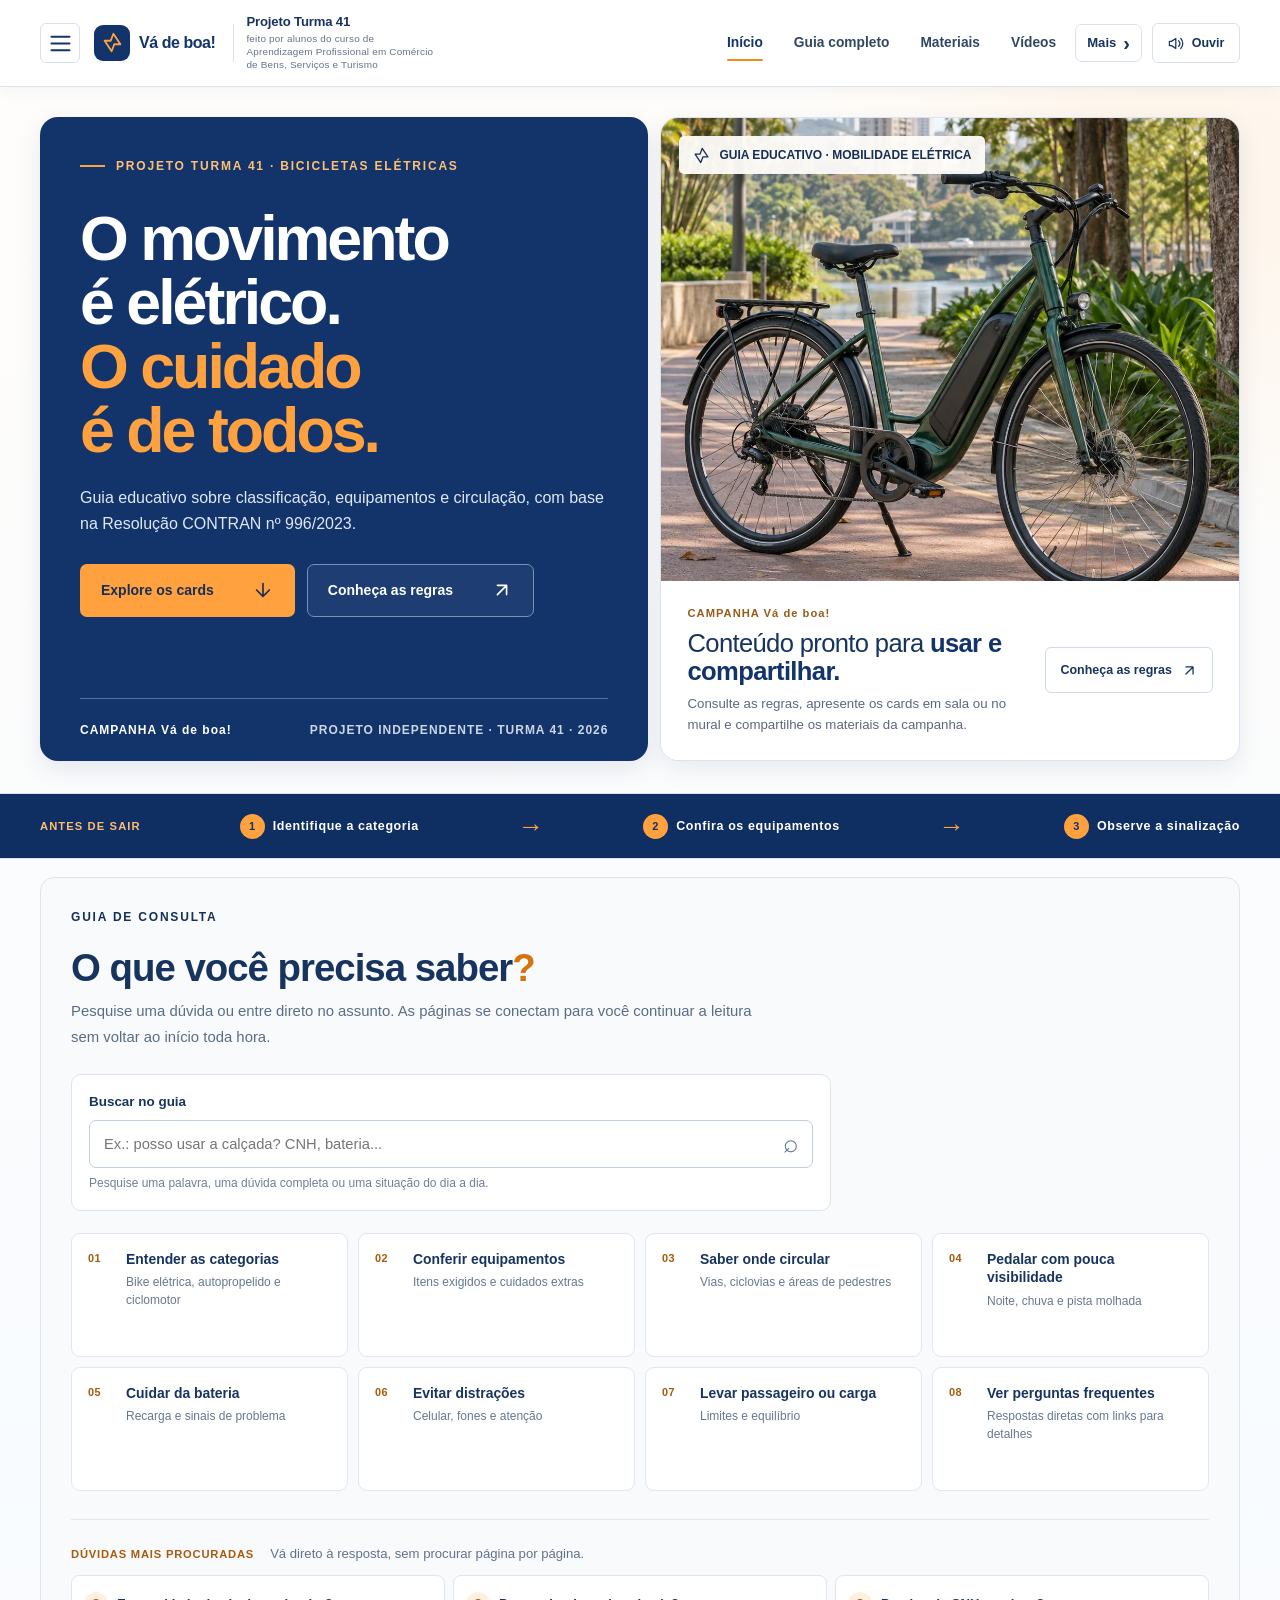
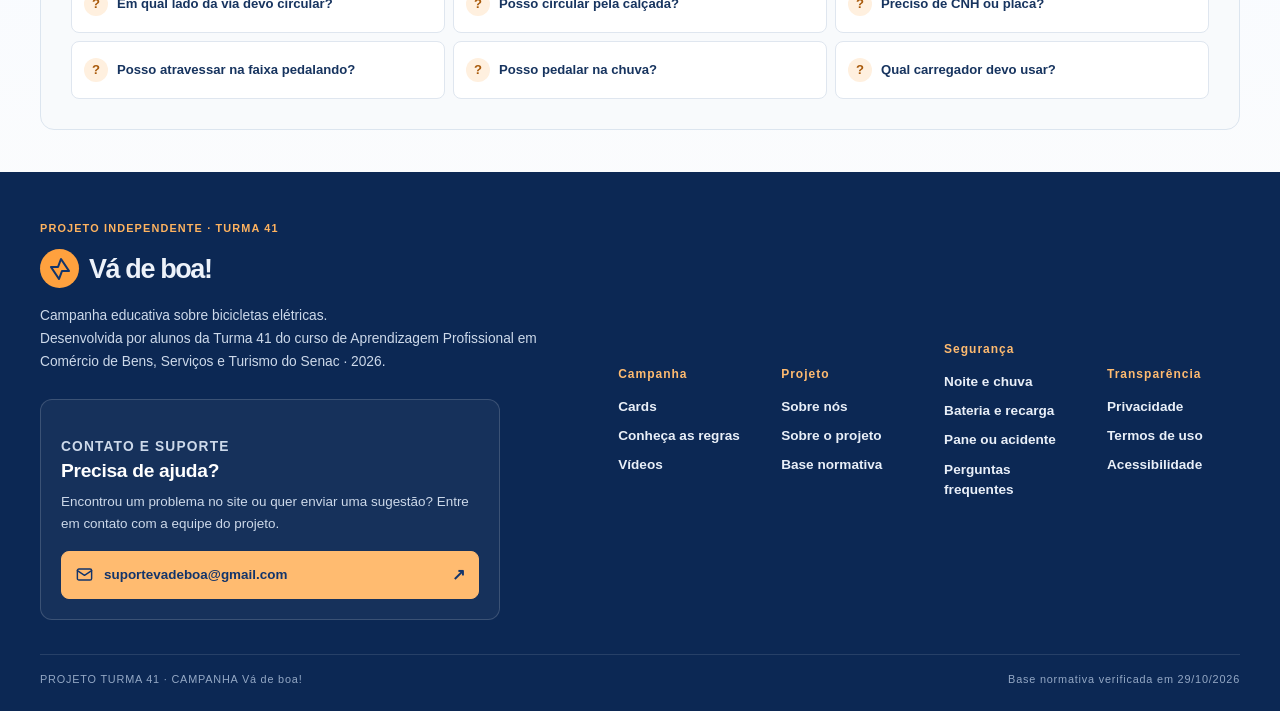
<file: index.html>
<!DOCTYPE html>
<html lang="pt-BR" data-navigation-fallback>
<head>
<meta charset="utf-8"/><meta content="default-src 'none'; base-uri 'none'; object-src 'none'; form-action 'none'; img-src 'self'; media-src 'self'; font-src 'self'; style-src 'self'; style-src-attr 'none'; script-src 'self'; script-src-attr 'none'; connect-src 'none'; frame-src 'none'; worker-src 'none'; manifest-src 'none'; require-trusted-types-for 'script'; trusted-types 'none'; upgrade-insecure-requests" http-equiv="Content-Security-Policy"/><link as="style" href="assets/styles.2772bc3939d3.css" rel="preload"/><link as="image" href="assets/bike-hero.82c05c9b30be.webp" rel="preload" type="image/webp"/>
<meta content="width=device-width, initial-scale=1" name="viewport"/>
<meta content="#12346b" name="theme-color"/>
<meta content="Campanha educativa independente sobre bicicletas elétricas, desenvolvida por alunos da Turma 41 do curso de Aprendizagem Profissional em Comércio de Bens, Serviços e Turismo do Senac." name="description"/>
<title>Vá de boa! | Projeto Turma 41</title>
<link href="assets/favicon.c92632b67411.svg" rel="icon" type="image/svg+xml"/>
<meta content="no-referrer" name="referrer"/><meta content="index,follow,max-image-preview:large" name="robots"/><meta content="light" name="color-scheme"/><meta content="Vá de boa! | Projeto Turma 41" property="og:title"/><meta content="Campanha educativa independente sobre bicicletas elétricas, desenvolvida por alunos da Turma 41 do curso de Aprendizagem Profissional em Comércio de Bens, Serviços e Turismo do Senac." property="og:description"/><meta content="website" property="og:type"/><meta content="assets/bike-hero.82c05c9b30be.webp" property="og:image"/><meta content="summary_large_image" name="twitter:card"/><link href="assets/styles.2772bc3939d3.css" rel="stylesheet"/><link href="assets/rules-guide.20261029.css" rel="stylesheet"/>
<link href="assets/navigation-guides.20261029.css" rel="stylesheet"/>
<link href="assets/guide-expansion.20261029.css" rel="stylesheet"/>
<!--
Interface icons adapted from Lucide and Feather.
Source: https://github.com/lucide-icons/lucide/blob/main/LICENSE

ISC License

Copyright (c) 2026 Lucide Icons and Contributors

Permission to use, copy, modify, and/or distribute this software for any
purpose with or without fee is hereby granted, provided that the above
copyright notice and this permission notice appear in all copies.
THE SOFTWARE IS PROVIDED "AS IS" AND THE AUTHOR DISCLAIMS ALL WARRANTIES
WITH REGARD TO THIS SOFTWARE INCLUDING ALL IMPLIED WARRANTIES OF
MERCHANTABILITY AND FITNESS. IN NO EVENT SHALL THE AUTHOR BE LIABLE FOR
ANY SPECIAL, DIRECT, INDIRECT, OR CONSEQUENTIAL DAMAGES OR ANY DAMAGES
WHATSOEVER RESULTING FROM LOSS OF USE, DATA OR PROFITS, WHETHER IN AN
ACTION OF CONTRACT, NEGLIGENCE OR OTHER TORTIOUS ACTION, ARISING OUT OF
OR IN CONNECTION WITH THE USE OR PERFORMANCE OF THIS SOFTWARE.

---
The following Lucide icons are derived from the Feather project:
airplay, alert-circle, alert-octagon, alert-triangle, aperture, arrow-down-circle, arrow-down-left, arrow-down-right, arrow-down, arrow-left-circle, arrow-left, arrow-right-circle, arrow-right, arrow-up-circle, arrow-up-left, arrow-up-right, arrow-up, at-sign, calendar, cast, check, chevron-down, chevron-left, chevron-right, chevron-up, chevrons-down, chevrons-left, chevrons-right, chevrons-up, circle, clipboard, clock, code, columns, command, compass, corner-down-left, corner-down-right, corner-left-down, corner-left-up, corner-right-down, corner-right-up, corner-up-left, corner-up-right, crosshair, database, divide-circle, divide-square, dollar-sign, download, external-link, feather, frown, hash, headphones, help-circle, info, italic, key, layout, life-buoy, link-2, link, loader, lock, log-in, log-out, maximize, meh, minimize, minimize-2, minus-circle, minus-square, minus, monitor, moon, more-horizontal, more-vertical, move, music, navigation-2, navigation, octagon, pause-circle, percent, plus-circle, plus-square, plus, power, radio, rss, search, server, share, shopping-bag, sidebar, smartphone, smile, square, table-2, tablet, target, terminal, trash-2, trash, triangle, tv, type, upload, x-circle, x-octagon, x-square, x, zoom-in, zoom-out

The MIT License (MIT) (for the icons listed above)

Copyright (c) 2013-present Cole Bemis
Permission is hereby granted, free of charge, to any person obtaining a copy
of this software and associated documentation files (the "Software"), to deal
in the Software without restriction, including without limitation the rights
to use, copy, modify, merge, publish, distribute, sublicense, and/or sell
copies of the Software, and to permit persons to whom the Software is
furnished to do so, subject to the following conditions:
The above copyright notice and this permission notice shall be included in all
copies or substantial portions of the Software.
THE SOFTWARE IS PROVIDED "AS IS", WITHOUT WARRANTY OF ANY KIND, EXPRESS OR
IMPLIED, INCLUDING BUT NOT LIMITED TO THE WARRANTIES OF MERCHANTABILITY,
FITNESS FOR A PARTICULAR PURPOSE AND NONINFRINGEMENT. IN NO EVENT SHALL THE
AUTHORS OR COPYRIGHT HOLDERS BE LIABLE FOR ANY CLAIM, DAMAGES OR OTHER
LIABILITY, WHETHER IN AN ACTION OF CONTRACT, TORT OR OTHERWISE, ARISING FROM,
OUT OF OR IN CONNECTION WITH THE SOFTWARE OR THE USE OR OTHER DEALINGS IN THE
SOFTWARE.

-->
</head>
<body>
<a class="skip-link" href="#conteudo">Pular para o conteúdo</a>
<svg aria-hidden="true" class="icon-definitions" xmlns="http://www.w3.org/2000/svg">
<defs>
<symbol id="i-zap" viewbox="0 0 24 24"><path d="m13 2-3 8H3l8 12 3-8h7L13 2Z"></path></symbol>
<symbol id="i-arrow" viewbox="0 0 24 24"><path d="M7 17 17 7M7 7h10v10"></path></symbol>
<symbol id="i-down" viewbox="0 0 24 24"><path d="M12 5v14m-7-7 7 7 7-7"></path></symbol>
<symbol id="i-print" viewbox="0 0 24 24"><path d="M6 9V3h12v6M6 18H4a2 2 0 0 1-2-2v-5a2 2 0 0 1 2-2h16a2 2 0 0 1 2 2v5a2 2 0 0 1-2 2h-2"></path><path d="M6 14h12v8H6zM18 12h.01"></path></symbol>
<symbol id="i-expand" viewbox="0 0 24 24"><path d="M8 3H3v5m13-5h5v5M3 16v5h5m13-5v5h-5"></path></symbol>
<symbol id="i-close" viewbox="0 0 24 24"><path d="m6 6 12 12M6 18 18 6"></path></symbol>
<symbol id="i-check" viewbox="0 0 24 24"><path d="m20 6-11 11-5-5"></path></symbol>
<symbol id="i-bell" viewbox="0 0 24 24"><path d="M18 8a6 6 0 0 0-12 0c0 7-3 7-3 9h18c0-2-3-2-3-9m-11 13a2 2 0 0 0 4 0"></path></symbol>
<symbol id="i-eye" viewbox="0 0 24 24"><path d="M2 12s4-7 10-7 10 7 10 7-4 7-10 7S2 12 2 12Z"></path><circle cx="12" cy="12" r="3"></circle></symbol>
<symbol id="i-route" viewbox="0 0 24 24"><circle cx="6" cy="6" r="3"></circle><circle cx="18" cy="18" r="3"></circle><path d="M9 6h8a4 4 0 0 1 0 8H7a4 4 0 0 0 0 8h8"></path></symbol>
<symbol id="i-shield" viewbox="0 0 24 24"><path d="M12 22s8-4 8-11V5l-8-3-8 3v6c0 7 8 11 8 11Z"></path><path d="m9 12 2 2 4-4"></path></symbol>
<symbol id="i-file" viewbox="0 0 24 24"><path d="M14 2H6a2 2 0 0 0-2 2v16a2 2 0 0 0 2 2h12a2 2 0 0 0 2-2V8Z"></path><path d="M14 2v6h6M8 13h8M8 17h6"></path></symbol>
<symbol id="i-mail" viewbox="0 0 24 24"><rect x="3" y="5" width="18" height="14" rx="2"></rect><path d="m3 7 9 6 9-6"></path></symbol>
<symbol id="i-book" viewbox="0 0 24 24"><path d="M4 19.5A2.5 2.5 0 0 1 6.5 17H20M6.5 2H20v20H6.5A2.5 2.5 0 0 1 4 19.5v-15A2.5 2.5 0 0 1 6.5 2Z"></path></symbol>
<symbol id="i-phone" viewbox="0 0 24 24"><rect height="20" rx="2" width="12" x="6" y="2"></rect><path d="M11 18h2M2 2l20 20"></path></symbol>
<symbol id="i-menu" viewbox="0 0 24 24"><path d="M4 6h16M4 12h16M4 18h16"></path></symbol>
<symbol id="i-volume" viewbox="0 0 24 24"><path d="m11 5-6 4H2v6h3l6 4V5Zm4 3a6 6 0 0 1 0 8m3-11a10 10 0 0 1 0 14"></path></symbol>
<symbol id="i-pause" viewbox="0 0 24 24"><path d="M7 4v16M17 4v16"></path></symbol>
<symbol id="i-play" viewbox="0 0 24 24"><path d="m8 5 11 7-11 7V5Z"></path></symbol>
<symbol id="i-stop" viewbox="0 0 24 24"><rect height="14" rx="2" width="14" x="5" y="5"></rect></symbol>
<symbol id="i-home" viewbox="0 0 24 24"><path d="m3 10 9-7 9 7v10a1 1 0 0 1-1 1h-5v-7H9v7H4a1 1 0 0 1-1-1Z"></path></symbol>
</defs>
</svg>
<header class="site-header">
<div class="container header-inner">
<button aria-controls="menu-dialog" aria-expanded="false" aria-haspopup="dialog" aria-label="Abrir menu de navegação" class="menu-toggle icon-button" id="menu-toggle" type="button"><svg aria-hidden="true" class="icon"><use href="#i-menu"></use></svg></button>
<div class="header-brand-group">
<a aria-label="Vá de boa! — voltar ao início" class="campaign-home" href="#inicio"><span aria-hidden="true" class="campaign-home-mark"><svg class="icon"><use href="#i-zap"></use></svg></span><span class="campaign-home-name">Vá de boa!</span></a>
<span aria-hidden="true" class="header-divider"></span>
<div class="header-project"><strong>Projeto Turma 41</strong><span>feito por alunos do curso de Aprendizagem Profissional em Comércio de Bens, Serviços e Turismo</span></div>
</div>
<nav aria-label="Navegação principal" class="desktop-nav">
<a data-route="inicio" href="#inicio">Início</a>
<a data-route="regras" href="#regras">Guia completo</a>
<a class="nav-narrow" data-route="cards" href="#cards">Materiais</a>
<a class="nav-mid" data-route="videos" href="#videos">Vídeos</a>
<a class="nav-extra" data-route="campanha" href="#campanha">Sobre o projeto</a>
<a class="nav-extra" href="https://senac-es.my.canva.site/turma41" target="_blank" rel="noopener noreferrer">GPS do projeto</a>
<details class="nav-overflow">
<summary aria-label="Mais opções de navegação">Mais <span aria-hidden="true">›</span></summary>
<div class="nav-overflow-panel">
<a class="nav-narrow-copy" data-route="cards" href="#cards">Materiais</a>
<a class="nav-mid-copy" data-route="videos" href="#videos">Vídeos</a>
<a data-route="campanha" href="#campanha">Sobre o projeto</a>
<a href="https://senac-es.my.canva.site/turma41" target="_blank" rel="noopener noreferrer">GPS do projeto</a>
<a data-route="acessibilidade" href="#acessibilidade">Acessibilidade</a>
</div>
</details>
</nav>
<div class="header-actions">
<a class="header-accessibility" data-route="acessibilidade" href="#acessibilidade">Acessibilidade</a>
<button aria-label="Ouvir o conteúdo desta página" class="button page-listen" data-speak-page="" type="button"><svg aria-hidden="true" class="icon"><use href="#i-volume"></use></svg><span>Ouvir</span></button>
</div>
</div>
</header>
<nav aria-label="Atalhos para o conteúdo" class="container nojs-nav"><a href="#inicio">Início</a><a href="#regras">Regras</a><a href="#cards">Materiais</a><a href="#videos">Vídeos</a><a href="#campanha">Sobre o projeto</a><a href="https://senac-es.my.canva.site/turma41" target="_blank" rel="noopener noreferrer">GPS do projeto</a></nav>
<dialog aria-labelledby="menu-title" class="menu-drawer" id="menu-dialog">
<div class="drawer-head">
<div><span class="drawer-kicker">PROJETO INDEPENDENTE</span><h2 id="menu-title">Vá de boa!</h2><p>Projeto Turma 41 · feito por alunos do curso de Aprendizagem Profissional em Comércio de Bens, Serviços e Turismo</p></div>
<button aria-label="Fechar menu" class="icon-button" data-close-dialog="menu-dialog" type="button"><svg aria-hidden="true" class="icon"><use href="#i-close"></use></svg></button>
</div>

<div class="drawer-guide-search guide-search-box" role="search">
  <label for="drawer-guide-search">Buscar no guia</label>
  <div class="guide-search-control"><input autocomplete="off" id="drawer-guide-search" type="search" maxlength="200" data-guide-search data-search-results="drawer-guide-results" placeholder="Ex.: preciso de CNH? lado direito, chuva..." aria-controls="drawer-guide-results"/><span aria-hidden="true">⌕</span></div>
  <p class="guide-search-hint">A busca também encontra perguntas e respostas específicas.</p>
  <div aria-label="Resultados da busca" aria-live="polite" class="guide-search-results" hidden id="drawer-guide-results" role="list"></div>
</div>

<nav aria-label="Navegação da campanha" class="drawer-nav">
<a data-route="inicio" href="#inicio"><span class="drawer-index">01</span><span>Início</span></a>
<a data-route="regras" href="#regras"><span class="drawer-index">02</span><span>Regras rápidas</span></a>

<div class="drawer-group" data-drawer-group="bike">
  <button aria-controls="drawer-bike-links" aria-expanded="false" class="drawer-group-toggle" data-drawer-toggle type="button"><span class="drawer-index">03</span><span>Bicicleta elétrica</span><span aria-hidden="true" class="drawer-chevron"></span></button>
  <ul class="drawer-subnav" hidden id="drawer-bike-links">
    <li><a data-route="bicicleta-eletrica" href="#bicicleta-eletrica">Regras e instruções gerais</a></li>
    <li><a data-route="bike-equipamentos" href="#bike-equipamentos">Equipamentos obrigatórios</a></li>
    <li><a data-route="bike-velocidade" href="#bike-velocidade">Velocidade e limites</a></li>
    <li><a data-route="bike-circulacao" href="#bike-circulacao">Onde pode circular</a></li>
    <li><a data-route="bike-manutencao" href="#bike-manutencao">Conferência e manutenção</a></li>
  </ul>
</div>

<div class="drawer-group" data-drawer-group="autopropelido">
  <button aria-controls="drawer-auto-links" aria-expanded="false" class="drawer-group-toggle" data-drawer-toggle type="button"><span class="drawer-index">04</span><span>Equipamento autopropelido</span><span aria-hidden="true" class="drawer-chevron"></span></button>
  <ul class="drawer-subnav" hidden id="drawer-auto-links">
    <li><a data-route="autopropelido" href="#autopropelido">Regras e instruções gerais</a></li>
    <li><a data-route="autopropelido-equipamentos" href="#autopropelido-equipamentos">Equipamentos obrigatórios</a></li>
    <li><a data-route="autopropelido-velocidade" href="#autopropelido-velocidade">Velocidade e limites</a></li>
    <li><a data-route="autopropelido-circulacao" href="#autopropelido-circulacao">Onde pode circular</a></li>
  </ul>
</div>

<div class="drawer-group" data-drawer-group="ciclomotor">
  <button aria-controls="drawer-moped-links" aria-expanded="false" class="drawer-group-toggle" data-drawer-toggle type="button"><span class="drawer-index">05</span><span>Ciclomotor</span><span aria-hidden="true" class="drawer-chevron"></span></button>
  <ul class="drawer-subnav" hidden id="drawer-moped-links">
    <li><a data-route="ciclomotor" href="#ciclomotor">Regras e instruções gerais</a></li>
    <li><a data-route="ciclomotor-documentacao" href="#ciclomotor-documentacao">Documentação e registro</a></li>
    <li><a data-route="ciclomotor-habilitacao" href="#ciclomotor-habilitacao">Habilitação e idade</a></li>
    <li><a data-route="ciclomotor-equipamentos" href="#ciclomotor-equipamentos">Equipamentos obrigatórios</a></li>
    <li><a data-route="ciclomotor-circulacao" href="#ciclomotor-circulacao">Velocidade e circulação</a></li>
  </ul>
</div>

<div class="drawer-group" data-drawer-group="circulacao">
  <button aria-controls="drawer-road-links" aria-expanded="false" class="drawer-group-toggle" data-drawer-toggle type="button"><span class="drawer-index">06</span><span>Circulação e convivência</span><span aria-hidden="true" class="drawer-chevron"></span></button>
  <ul class="drawer-subnav" hidden id="drawer-road-links">
    <li><a data-route="velocidade-por-local" href="#velocidade-por-local">Velocidade por local</a></li>
    <li><a data-route="calcadas-compartilhadas" href="#calcadas-compartilhadas">Calçadas compartilhadas</a></li>
    <li><a data-route="circulacao-sem-ciclovia" href="#circulacao-sem-ciclovia">Quando não há ciclovia</a></li>
    <li><a data-route="distancia-ultrapassagem" href="#distancia-ultrapassagem">Distância na ultrapassagem</a></li>
  </ul>
</div>


<div class="drawer-group" data-drawer-group="seguranca">
  <button aria-controls="drawer-safety-links" aria-expanded="false" class="drawer-group-toggle" data-drawer-toggle type="button"><span class="drawer-index">07</span><span>Segurança no dia a dia</span><span aria-hidden="true" class="drawer-chevron"></span></button>
  <ul class="drawer-subnav" hidden id="drawer-safety-links">
    <li><a data-route="seguranca-noite-chuva" href="#seguranca-noite-chuva">Noite, chuva e visibilidade</a></li>
    <li><a data-route="celular-fones" href="#celular-fones">Celular e fones de ouvido</a></li>
    <li><a data-route="sinalizacao-cruzamentos" href="#sinalizacao-cruzamentos">Sinalização e cruzamentos</a></li>
    <li><a data-route="passageiros-carga" href="#passageiros-carga">Passageiros e objetos</a></li>
  </ul>
</div>
<div class="drawer-group" data-drawer-group="imprevistos">
  <button aria-controls="drawer-emergency-links" aria-expanded="false" class="drawer-group-toggle" data-drawer-toggle type="button"><span class="drawer-index">08</span><span>Bateria e imprevistos</span><span aria-hidden="true" class="drawer-chevron"></span></button>
  <ul class="drawer-subnav" hidden id="drawer-emergency-links">
    <li><a data-route="bateria-recarga" href="#bateria-recarga">Bateria e recarga segura</a></li>
    <li><a data-route="pane-acidente" href="#pane-acidente">Pane, queda ou acidente</a></li>
    <li><a data-route="estacionar-furtos" href="#estacionar-furtos">Estacionamento e prevenção de furtos</a></li>
  </ul>
</div>
<div class="drawer-group" data-drawer-group="planejamento">
  <button aria-controls="drawer-planning-links" aria-expanded="false" class="drawer-group-toggle" data-drawer-toggle type="button"><span class="drawer-index">09</span><span>Planejamento e dúvidas</span><span aria-hidden="true" class="drawer-chevron"></span></button>
  <ul class="drawer-subnav" hidden id="drawer-planning-links">
    <li><a data-route="antes-de-comprar" href="#antes-de-comprar">Antes de comprar</a></li>
    <li><a data-route="perguntas-frequentes" href="#perguntas-frequentes">Perguntas frequentes</a></li>
  </ul>
</div>
<a data-route="cards" href="#cards"><span class="drawer-index">10</span><span>Materiais educativos</span></a>
<a data-route="videos" href="#videos"><span class="drawer-index">11</span><span>Vídeos</span></a>
<a data-route="campanha" href="#campanha"><span class="drawer-index">12</span><span>Sobre o projeto</span></a>
<a href="https://senac-es.my.canva.site/turma41" target="_blank" rel="noopener noreferrer"><span class="drawer-index">13</span><span>GPS do projeto</span></a>

</nav>
<div class="drawer-secondary"><a data-route="sobre-nos" href="#sobre-nos">Sobre nós</a><a data-route="acessibilidade" href="#acessibilidade">Acessibilidade</a><a data-route="privacidade" href="#privacidade">Privacidade</a><a data-route="termos" href="#termos">Termos de uso</a></div>
<p class="drawer-footer">PROJETO TURMA 41 · 2026</p>
</dialog>
<main id="conteudo">
<section aria-labelledby="hero-title" class="hero container" data-page="inicio" id="inicio">
<div class="hero-copy">
<p class="eyebrow"><span class="small-line"></span> PROJETO TURMA 41 · BICICLETAS ELÉTRICAS</p>
<h1 id="hero-title">O movimento<br/>é elétrico.<br/><span>O cuidado<br/>é de todos.</span></h1>
<p class="hero-description">Guia educativo sobre classificação, equipamentos e circulação, com base na Resolução CONTRAN nº 996/2023.</p>
<div class="hero-actions"><a class="button button-orange" href="#cards">Explore os cards <svg aria-hidden="true" class="icon"><use href="#i-down"></use></svg></a><a class="button hero-secondary" href="#regras">Conheça as regras <svg aria-hidden="true" class="icon"><use href="#i-arrow"></use></svg></a></div>
<div class="hero-bottom"><span>CAMPANHA Vá de boa!</span><span class="edition">PROJETO INDEPENDENTE · TURMA 41 · 2026</span></div>
</div>
<div class="hero-visual">
<div class="hero-media-frame">
<img alt="Bicicleta elétrica urbana verde, com pedais, parada ao lado de uma ciclovia arborizada. Imagem ilustrativa." decoding="async" fetchpriority="high" loading="eager" src="assets/bike-hero.82c05c9b30be.webp"/>
<span class="photo-tag"><svg aria-hidden="true" class="icon"><use href="#i-zap"></use></svg> GUIA EDUCATIVO · MOBILIDADE ELÉTRICA</span>
</div>
<div class="hero-share-panel">
<div class="hero-share-copy">
<small>CAMPANHA Vá de boa!</small>
<p class="hero-share-title">Conteúdo pronto para <strong>usar e compartilhar.</strong></p>
<p>Consulte as regras, apresente os cards em sala ou no mural e compartilhe os materiais da campanha.</p>
</div>
<a aria-label="Conheça as regras para bicicletas elétricas" class="hero-share-link" href="#regras">Conheça as regras <svg aria-hidden="true" class="icon"><use href="#i-arrow"></use></svg></a>
</div>
</div>
</section>
<div aria-label="Temas da campanha" class="campaign-strip" data-page="inicio"><div class="container">
<span class="strip-kicker">ANTES DE SAIR</span>
<span class="strip-step"><b>1</b> Identifique a categoria</span>
<span aria-hidden="true">→</span>
<span class="strip-step"><b>2</b> Confira os equipamentos</span>
<span aria-hidden="true">→</span>
<span class="strip-step"><b>3</b> Observe a sinalização</span>
</div></div>

<section aria-labelledby="home-guide-title" class="home-guide-access container" data-page="inicio" id="acesso-rapido">
  <div class="home-guide-panel">
    <div class="home-guide-heading">
      <p class="eyebrow">GUIA DE CONSULTA</p>
      <h2 id="home-guide-title">O que você precisa saber<span class="orange-dot">?</span></h2>
      <p>Pesquise uma dúvida ou entre direto no assunto. As páginas se conectam para você continuar a leitura sem voltar ao início toda hora.</p>
    </div>
    <div class="guide-search-box home-search-box" role="search">
      <label for="home-guide-search">Buscar no guia</label>
      <div class="guide-search-control"><input autocomplete="off" id="home-guide-search" type="search" maxlength="200" data-guide-search data-search-results="home-guide-results" placeholder="Ex.: posso usar a calçada? CNH, bateria..." aria-controls="home-guide-results"/><span aria-hidden="true">⌕</span></div>
      <p class="guide-search-hint">Pesquise uma palavra, uma dúvida completa ou uma situação do dia a dia.</p>
      <div aria-label="Resultados da busca" aria-live="polite" class="guide-search-results" hidden id="home-guide-results" role="list"></div>
    </div>
    <div class="home-guide-shortcuts" aria-label="Acessos rápidos ao guia">
      <a href="#regras"><span>01</span><strong>Entender as categorias</strong><small>Bike elétrica, autopropelido e ciclomotor</small></a>
      <a href="#bike-equipamentos"><span>02</span><strong>Conferir equipamentos</strong><small>Itens exigidos e cuidados extras</small></a>
      <a href="#bike-circulacao"><span>03</span><strong>Saber onde circular</strong><small>Vias, ciclovias e áreas de pedestres</small></a>
      <a href="#seguranca-noite-chuva"><span>04</span><strong>Pedalar com pouca visibilidade</strong><small>Noite, chuva e pista molhada</small></a>
      <a href="#bateria-recarga"><span>05</span><strong>Cuidar da bateria</strong><small>Recarga e sinais de problema</small></a>
      <a href="#celular-fones"><span>06</span><strong>Evitar distrações</strong><small>Celular, fones e atenção</small></a>
      <a href="#passageiros-carga"><span>07</span><strong>Levar passageiro ou carga</strong><small>Limites e equilíbrio</small></a>
      <a href="#perguntas-frequentes"><span>08</span><strong>Ver perguntas frequentes</strong><small>Respostas diretas com links para detalhes</small></a>
    </div>
    <div class="home-faq-shortcuts" aria-label="Dúvidas mais procuradas">
      <div class="home-faq-shortcuts-heading"><p class="eyebrow">DÚVIDAS MAIS PROCURADAS</p><p>Vá direto à resposta, sem procurar página por página.</p></div>
      <div class="home-faq-shortcut-grid">
        <a href="#faq-lado-da-via">Em qual lado da via devo circular?</a>
        <a href="#faq-calcada">Posso circular pela calçada?</a>
        <a href="#faq-cnh-placa">Preciso de CNH ou placa?</a>
        <a href="#faq-faixa-pedestres">Posso atravessar na faixa pedalando?</a>
        <a href="#faq-chuva">Posso pedalar na chuva?</a>
        <a href="#faq-carregador">Qual carregador devo usar?</a>
      </div>
    </div>
  </div>
</section>

<section aria-labelledby="cards-title" class="cards-section container" data-page="cards" id="cards">
<div class="section-heading">
<div><p class="eyebrow">01 / PARA LER E COMPARTILHAR</p><h2 id="cards-title">Pequenos cards.<br/>Grandes cuidados<span class="orange-dot">.</span></h2></div>
<p>Leve a campanha para sua rede ou para o mural.<br/>Amplie, ouça o conteúdo ou imprima em A4.</p>
</div>
<div class="collection-label"><span>COLEÇÃO EDUCATIVA</span><span>12 CARDS</span></div>
<div class="card-grid">
<article class="card-item">
<div class="poster poster-orange" data-title="Elétrica de verdade? Conheça a classificação." id="card-1">
<div class="poster-top"><span>01 / ENTENDA</span><svg aria-hidden="true" class="icon"><use href="#i-zap"></use></svg></div>
<div class="poster-main"><h3>O motor ajuda.<br/>Você pedala.</h3><p>Na bicicleta elétrica de pedal assistido:</p><div class="fact-stack"><div><strong>1.000 <small>W</small></strong><span>potência nominal máxima</span></div><div><strong>32 <small>km/h</small></strong><span>limite da assistência do motor*</span></div></div><p class="poster-emphasis">Sem acelerador.</p><p class="poster-note">*Regra geral de uso urbano. A classificação depende do conjunto de características.</p></div>
<div class="poster-bottom"><strong>Vá de boa!</strong><span>CONTRAN 996/2023 · ART. 2º</span></div>
</div>
<div class="card-description"><h3>Primeiro, conheça sua bicicleta</h3><p>Classificação e limites do pedal assistido.</p><a class="card-rule-link" href="#antes-de-comprar">
          Ver regra relacionada <span aria-hidden="true">→</span>
</a></div>
<div class="card-actions"><button data-open-card="card-1" type="button"><svg aria-hidden="true" class="icon"><use href="#i-expand"></use></svg> Ampliar<span class="sr-only"> card 1</span></button><button data-speak-card="card-1" type="button"><svg aria-hidden="true" class="icon"><use href="#i-volume"></use></svg> Ouvir<span class="sr-only"> card 1</span></button><button data-print-card="card-1" type="button"><svg aria-hidden="true" class="icon"><use href="#i-print"></use></svg> Imprimir<span class="sr-only"> card 1</span></button><button data-share-card="card-1" type="button">
<svg aria-hidden="true" class="icon"><use href="#i-arrow"></use></svg>
          Compartilhar<span class="sr-only"> card 1</span>
</button></div>
</article>
<article class="card-item">
<div class="poster poster-dark" data-title="Antes de sair, confira sua bicicleta." id="card-2">
<div class="poster-top"><span>02 / PREPARE-SE</span><svg aria-hidden="true" class="icon"><use href="#i-shield"></use></svg></div>
<div class="poster-main"><h3>O cuidado<br/>começa antes<br/>da saída.</h3><ul class="poster-checklist"><li><span aria-hidden="true">✓</span> Freios e pneus conferidos.</li><li><span aria-hidden="true">✓</span> Campainha e sinalização.</li><li><span aria-hidden="true">✓</span> Retrovisor no lado esquerdo.</li><li><span aria-hidden="true">✓</span> Indicador ou limitador de velocidade.</li></ul><p class="poster-note">Use capacete bem ajustado como cuidado adicional.</p></div>
<div class="poster-bottom"><strong>Vá de boa!</strong><span>SEGURANÇA EM PRIMEIRO LUGAR</span></div>
</div>
<div class="card-description"><h3>Um minuto antes de sair</h3><p>Uma conferência rápida faz diferença.</p><a class="card-rule-link" href="#bike-manutencao">
          Ver regra relacionada <span aria-hidden="true">→</span>
</a></div>
<div class="card-actions"><button data-open-card="card-2" type="button"><svg aria-hidden="true" class="icon"><use href="#i-expand"></use></svg> Ampliar<span class="sr-only"> card 2</span></button><button data-speak-card="card-2" type="button"><svg aria-hidden="true" class="icon"><use href="#i-volume"></use></svg> Ouvir<span class="sr-only"> card 2</span></button><button data-print-card="card-2" type="button"><svg aria-hidden="true" class="icon"><use href="#i-print"></use></svg> Imprimir<span class="sr-only"> card 2</span></button><button data-share-card="card-2" type="button">
<svg aria-hidden="true" class="icon"><use href="#i-arrow"></use></svg>
          Compartilhar<span class="sr-only"> card 2</span>
</button></div>
</article>
<article class="card-item">
<div class="poster poster-cloud" data-title="Respeite quem divide o caminho." id="card-3">
<div class="poster-top"><span>03 / CONVIVÊNCIA</span><svg aria-hidden="true" class="icon"><use href="#i-route"></use></svg></div>
<div class="poster-main"><p class="poster-overline">A CIDADE É COMPARTILHADA.</p><h3>Tem gente<br/>no seu<br/>caminho.<br/><em>Respeite.</em></h3><p>Reduza perto de pedestres.<br/>Dê espaço para passar.<br/>Avise suas intenções com antecedência.</p></div>
<div class="poster-bottom"><strong>Vá de boa!</strong><span>CUIDADO TAMBÉM É RESPEITO</span></div>
</div>
<div class="card-description"><h3>O caminho é de todos</h3><p>Convivência com pedestres e ciclistas.</p><a class="card-rule-link" href="#sinalizacao-cruzamentos">
          Ver regra relacionada <span aria-hidden="true">→</span>
</a></div>
<div class="card-actions"><button data-open-card="card-3" type="button"><svg aria-hidden="true" class="icon"><use href="#i-expand"></use></svg> Ampliar<span class="sr-only"> card 3</span></button><button data-speak-card="card-3" type="button"><svg aria-hidden="true" class="icon"><use href="#i-volume"></use></svg> Ouvir<span class="sr-only"> card 3</span></button><button data-print-card="card-3" type="button"><svg aria-hidden="true" class="icon"><use href="#i-print"></use></svg> Imprimir<span class="sr-only"> card 3</span></button><button data-share-card="card-3" type="button">
<svg aria-hidden="true" class="icon"><use href="#i-arrow"></use></svg>
          Compartilhar<span class="sr-only"> card 3</span>
</button></div>
</article>
<article class="card-item">
<div class="poster poster-sand" data-title="Na dúvida, confira a regra da via." id="card-4">
<div class="poster-top"><span>04 / CIRCULAÇÃO</span><svg aria-hidden="true" class="icon"><use href="#i-book"></use></svg></div>
<div class="poster-main"><h3>Pode passar<br/>por aqui?</h3><div class="poster-callout">A regra também<br/>depende da via.</div><p>Confira a sinalização e as regras do órgão de trânsito local para a categoria do seu veículo.</p><p class="poster-emphasis">Não presuma que toda calçada ou ciclovia está liberada.</p></div>
<div class="poster-bottom"><strong>Vá de boa!</strong><span>CONTRAN 996/2023 · ARTS. 6º–10</span></div>
</div>
<div class="card-description"><h3>Cada via tem suas regras</h3><p>Atenção à sinalização e à orientação local.</p><a class="card-rule-link" href="#bike-circulacao">
          Ver regra relacionada <span aria-hidden="true">→</span>
</a></div>
<div class="card-actions"><button data-open-card="card-4" type="button"><svg aria-hidden="true" class="icon"><use href="#i-expand"></use></svg> Ampliar<span class="sr-only"> card 4</span></button><button data-speak-card="card-4" type="button"><svg aria-hidden="true" class="icon"><use href="#i-volume"></use></svg> Ouvir<span class="sr-only"> card 4</span></button><button data-print-card="card-4" type="button"><svg aria-hidden="true" class="icon"><use href="#i-print"></use></svg> Imprimir<span class="sr-only"> card 4</span></button><button data-share-card="card-4" type="button">
<svg aria-hidden="true" class="icon"><use href="#i-arrow"></use></svg>
          Compartilhar<span class="sr-only"> card 4</span>
</button></div>
</article>
<article class="card-item">
<div class="poster poster-blue" data-title="Sua atenção vai com você." id="card-5">
<div class="poster-top"><span>05 / ATENÇÃO</span><svg aria-hidden="true" class="icon"><use href="#i-eye"></use></svg></div>
<div class="poster-main"><h3>A mensagem<br/>pode esperar.<br/><em>Seu cuidado,<br/>não.</em></h3><div class="attention-label"><svg aria-hidden="true" class="icon"><use href="#i-phone"></use></svg><span>OLHOS NO CAMINHO</span></div><p>Precisa usar o celular?<br/>Pare em um lugar seguro,<br/>fora do fluxo de circulação.</p></div>
<div class="poster-bottom"><strong>Vá de boa!</strong><span>ATENÇÃO É PARTE DO TRAJETO</span></div>
</div>
<div class="card-description"><h3>O celular fica para depois</h3><p>Evite distrações durante o trajeto.</p><a class="card-rule-link" href="#celular-fones">
          Ver regra relacionada <span aria-hidden="true">→</span>
</a></div>
<div class="card-actions"><button data-open-card="card-5" type="button"><svg aria-hidden="true" class="icon"><use href="#i-expand"></use></svg> Ampliar<span class="sr-only"> card 5</span></button><button data-speak-card="card-5" type="button"><svg aria-hidden="true" class="icon"><use href="#i-volume"></use></svg> Ouvir<span class="sr-only"> card 5</span></button><button data-print-card="card-5" type="button"><svg aria-hidden="true" class="icon"><use href="#i-print"></use></svg> Imprimir<span class="sr-only"> card 5</span></button><button data-share-card="card-5" type="button">
<svg aria-hidden="true" class="icon"><use href="#i-arrow"></use></svg>
          Compartilhar<span class="sr-only"> card 5</span>
</button></div>
</article>
<article class="card-item">
<div class="poster poster-white" data-title="Parece bicicleta. Mas qual é a categoria?" id="card-6">
<div class="poster-top"><span>06 / SEM CONFUSÃO</span><svg aria-hidden="true" class="icon"><use href="#i-file"></use></svg></div>
<div class="poster-main"><h3>O nome<br/>do anúncio<br/>não é a regra.</h3><p>Bicicleta elétrica, autopropelido e ciclomotor são categorias diferentes.</p><div class="category-lines"><span>Bicicleta elétrica</span><span>Autopropelido</span><span>Ciclomotor</span></div><p class="poster-note">Confira a ficha técnica e o enquadramento. Só a aparência não define as exigências.</p></div>
<div class="poster-bottom"><strong>Vá de boa!</strong><span>CONTRAN 996/2023 · ART. 2º</span></div>
</div>
<div class="card-description"><h3>Nem tudo é bicicleta elétrica</h3><p>As características definem a categoria.</p><a class="card-rule-link" href="#antes-de-comprar">
          Ver regra relacionada <span aria-hidden="true">→</span>
</a></div>
<div class="card-actions"><button data-open-card="card-6" type="button"><svg aria-hidden="true" class="icon"><use href="#i-expand"></use></svg> Ampliar<span class="sr-only"> card 6</span></button><button data-speak-card="card-6" type="button"><svg aria-hidden="true" class="icon"><use href="#i-volume"></use></svg> Ouvir<span class="sr-only"> card 6</span></button><button data-print-card="card-6" type="button"><svg aria-hidden="true" class="icon"><use href="#i-print"></use></svg> Imprimir<span class="sr-only"> card 6</span></button><button data-share-card="card-6" type="button">
<svg aria-hidden="true" class="icon"><use href="#i-arrow"></use></svg>
          Compartilhar<span class="sr-only"> card 6</span>
</button></div>
</article>

<article class="card-item">
<div class="poster poster-sand" data-title="Por qual lado da via devo circular?" id="card-7">
<div class="poster-top"><span>07 / CIRCULAÇÃO</span><svg aria-hidden="true" class="icon"><use href="#i-route"></use></svg></div>
<div class="poster-main"><h3>Pela direita,<br/>no sentido<br/>do trânsito.</h3><p>Quando a circulação pela pista for permitida, mantenha uma trajetória previsível e espaço para desviar de buracos e portas de carros estacionados.</p><p class="poster-emphasis">Não se esprema contra o meio-fio.</p></div>
<div class="poster-bottom"><strong>Vá de boa!</strong><span>CTB · ART. 58</span></div>
</div>
<div class="card-description"><h3>Por qual lado devo circular?</h3><p>Sentido da via, bordo direito e distância de segurança.</p><a class="card-rule-link" href="#circulacao-sem-ciclovia">Ver orientação completa <span aria-hidden="true">→</span></a></div>
<div class="card-actions"><button data-open-card="card-7" type="button"><svg aria-hidden="true" class="icon"><use href="#i-expand"></use></svg> Ampliar<span class="sr-only"> card 7</span></button><button data-speak-card="card-7" type="button"><svg aria-hidden="true" class="icon"><use href="#i-volume"></use></svg> Ouvir<span class="sr-only"> card 7</span></button><button data-print-card="card-7" type="button"><svg aria-hidden="true" class="icon"><use href="#i-print"></use></svg> Imprimir<span class="sr-only"> card 7</span></button><button data-share-card="card-7" type="button"><svg aria-hidden="true" class="icon"><use href="#i-arrow"></use></svg> Compartilhar<span class="sr-only"> card 7</span></button></div>
</article>

<article class="card-item">
<div class="poster poster-blue" data-title="Que distância o carro deve manter ao ultrapassar?" id="card-8">
<div class="poster-top"><span>08 / CONVIVÊNCIA</span><svg aria-hidden="true" class="icon"><use href="#i-shield"></use></svg></div>
<div class="poster-main"><h3>Passar com<br/>espaço também<br/>é respeitar.</h3><div class="fact-stack"><div><strong>1,5 <small>m</small></strong><span>de distância lateral mínima ao passar ou ultrapassar uma bicicleta</span></div></div><p class="poster-note">A ultrapassagem só deve acontecer quando houver espaço e segurança.</p></div>
<div class="poster-bottom"><strong>Vá de boa!</strong><span>CTB · ART. 201</span></div>
</div>
<div class="card-description"><h3>Distância na ultrapassagem</h3><p>O espaço lateral previsto no Código de Trânsito.</p><a class="card-rule-link" href="#distancia-ultrapassagem">Ver orientação completa <span aria-hidden="true">→</span></a></div>
<div class="card-actions"><button data-open-card="card-8" type="button"><svg aria-hidden="true" class="icon"><use href="#i-expand"></use></svg> Ampliar<span class="sr-only"> card 8</span></button><button data-speak-card="card-8" type="button"><svg aria-hidden="true" class="icon"><use href="#i-volume"></use></svg> Ouvir<span class="sr-only"> card 8</span></button><button data-print-card="card-8" type="button"><svg aria-hidden="true" class="icon"><use href="#i-print"></use></svg> Imprimir<span class="sr-only"> card 8</span></button><button data-share-card="card-8" type="button"><svg aria-hidden="true" class="icon"><use href="#i-arrow"></use></svg> Compartilhar<span class="sr-only"> card 8</span></button></div>
</article>

<article class="card-item">
<div class="poster poster-cloud" data-title="Posso circular pela calçada?" id="card-9">
<div class="poster-top"><span>09 / CIRCULAÇÃO</span><svg aria-hidden="true" class="icon"><use href="#i-eye"></use></svg></div>
<div class="poster-main"><p class="poster-overline">CALÇADA É ESPAÇO DE PEDESTRES.</p><h3>Não presuma<br/>que está<br/>liberado.</h3><p>A circulação de bicicletas no passeio depende de autorização e sinalização. Em área compartilhada, reduza e dê espaço a quem caminha.</p></div>
<div class="poster-bottom"><strong>Vá de boa!</strong><span>CTB · ART. 59</span></div>
</div>
<div class="card-description"><h3>A calçada está liberada?</h3><p>Entenda a diferença entre passeio e área compartilhada.</p><a class="card-rule-link" href="#calcadas-compartilhadas">Ver orientação completa <span aria-hidden="true">→</span></a></div>
<div class="card-actions"><button data-open-card="card-9" type="button"><svg aria-hidden="true" class="icon"><use href="#i-expand"></use></svg> Ampliar<span class="sr-only"> card 9</span></button><button data-speak-card="card-9" type="button"><svg aria-hidden="true" class="icon"><use href="#i-volume"></use></svg> Ouvir<span class="sr-only"> card 9</span></button><button data-print-card="card-9" type="button"><svg aria-hidden="true" class="icon"><use href="#i-print"></use></svg> Imprimir<span class="sr-only"> card 9</span></button><button data-share-card="card-9" type="button"><svg aria-hidden="true" class="icon"><use href="#i-arrow"></use></svg> Compartilhar<span class="sr-only"> card 9</span></button></div>
</article>

<article class="card-item">
<div class="poster poster-orange" data-title="Os 32 km/h valem para qualquer via?" id="card-10">
<div class="poster-top"><span>10 / VELOCIDADE</span><svg aria-hidden="true" class="icon"><use href="#i-zap"></use></svg></div>
<div class="poster-main"><h3>Limite do motor<br/>não é convite<br/>para acelerar.</h3><div class="poster-callout">32 km/h<br/><small>limite da assistência do motor na definição geral</small></div><p>Observe a sinalização local e ajuste a velocidade às condições do caminho.</p></div>
<div class="poster-bottom"><strong>Vá de boa!</strong><span>CONTRAN 996/2023</span></div>
</div>
<div class="card-description"><h3>Velocidade não é só um número</h3><p>Entenda o limite de assistência e as regras da via.</p><a class="card-rule-link" href="#velocidade-por-local">Ver orientação completa <span aria-hidden="true">→</span></a></div>
<div class="card-actions"><button data-open-card="card-10" type="button"><svg aria-hidden="true" class="icon"><use href="#i-expand"></use></svg> Ampliar<span class="sr-only"> card 10</span></button><button data-speak-card="card-10" type="button"><svg aria-hidden="true" class="icon"><use href="#i-volume"></use></svg> Ouvir<span class="sr-only"> card 10</span></button><button data-print-card="card-10" type="button"><svg aria-hidden="true" class="icon"><use href="#i-print"></use></svg> Imprimir<span class="sr-only"> card 10</span></button><button data-share-card="card-10" type="button"><svg aria-hidden="true" class="icon"><use href="#i-arrow"></use></svg> Compartilhar<span class="sr-only"> card 10</span></button></div>
</article>

<article class="card-item">
<div class="poster poster-dark" data-title="Como carregar a bateria com segurança?" id="card-11">
<div class="poster-top"><span>11 / BATERIA</span><svg aria-hidden="true" class="icon"><use href="#i-shield"></use></svg></div>
<div class="poster-main"><h3>Use o carregador<br/>indicado pelo<br/>fabricante.</h3><ul class="poster-checklist"><li><span aria-hidden="true">✓</span> Local seco e ventilado.</li><li><span aria-hidden="true">✓</span> Longe de fontes de calor.</li><li><span aria-hidden="true">✓</span> Não use bateria danificada.</li></ul><p class="poster-note">Siga sempre o manual do modelo.</p></div>
<div class="poster-bottom"><strong>Vá de boa!</strong><span>SEGURANÇA DA BATERIA</span></div>
</div>
<div class="card-description"><h3>Recarga sem improviso</h3><p>Cuidados com carregador, bateria e local de recarga.</p><a class="card-rule-link" href="#bateria-recarga">Ver orientação completa <span aria-hidden="true">→</span></a></div>
<div class="card-actions"><button data-open-card="card-11" type="button"><svg aria-hidden="true" class="icon"><use href="#i-expand"></use></svg> Ampliar<span class="sr-only"> card 11</span></button><button data-speak-card="card-11" type="button"><svg aria-hidden="true" class="icon"><use href="#i-volume"></use></svg> Ouvir<span class="sr-only"> card 11</span></button><button data-print-card="card-11" type="button"><svg aria-hidden="true" class="icon"><use href="#i-print"></use></svg> Imprimir<span class="sr-only"> card 11</span></button><button data-share-card="card-11" type="button"><svg aria-hidden="true" class="icon"><use href="#i-arrow"></use></svg> Compartilhar<span class="sr-only"> card 11</span></button></div>
</article>

<article class="card-item">
<div class="poster poster-white" data-title="Posso olhar o celular enquanto pedalo?" id="card-12">
<div class="poster-top"><span>12 / ATENÇÃO</span><svg aria-hidden="true" class="icon"><use href="#i-phone"></use></svg></div>
<div class="poster-main"><h3>A mensagem<br/>pode esperar.<br/><em>O trajeto, não.</em></h3><p>Precisa consultar o GPS ou responder algo?</p><div class="poster-callout">Pare em local seguro,<br/>fora do fluxo.</div><p class="poster-note">Configure a rota antes de sair e mantenha a atenção no caminho.</p></div>
<div class="poster-bottom"><strong>Vá de boa!</strong><span>ATENÇÃO NO TRÂNSITO</span></div>
</div>
<div class="card-description"><h3>Celular: só com o veículo parado</h3><p>Como consultar a rota sem dividir a atenção.</p><a class="card-rule-link" href="#celular-fones">Ver orientação completa <span aria-hidden="true">→</span></a></div>
<div class="card-actions"><button data-open-card="card-12" type="button"><svg aria-hidden="true" class="icon"><use href="#i-expand"></use></svg> Ampliar<span class="sr-only"> card 12</span></button><button data-speak-card="card-12" type="button"><svg aria-hidden="true" class="icon"><use href="#i-volume"></use></svg> Ouvir<span class="sr-only"> card 12</span></button><button data-print-card="card-12" type="button"><svg aria-hidden="true" class="icon"><use href="#i-print"></use></svg> Imprimir<span class="sr-only"> card 12</span></button><button data-share-card="card-12" type="button"><svg aria-hidden="true" class="icon"><use href="#i-arrow"></use></svg> Compartilhar<span class="sr-only"> card 12</span></button></div>
</article>
</div>
<div class="print-tip"><svg aria-hidden="true" class="icon"><use href="#i-print"></use></svg><p><strong>Do digital para o mural.</strong> Em “Imprimir”, você também pode escolher “Salvar como PDF” na janela do navegador.</p></div>
<noscript><p class="noscript-message">Os cards podem ser lidos normalmente. Para ampliar e imprimir individualmente, ative o JavaScript. A impressão do navegador inclui a coleção inteira.</p></noscript>
</section>
<section aria-labelledby="rules-title" class="route-section rules-section" data-page="regras" id="regras">
<div class="container">
  <div class="section-heading rules-heading">
    <div>
      <p class="eyebrow">02 / REGRAS E CIRCULAÇÃO</p>
      <h2 id="rules-title">Entenda o veículo.<br/>Respeite a via<span class="orange-dot">.</span></h2>
    </div>
    <p>Informação direta para reconhecer cada categoria, preparar a bicicleta e circular com mais segurança. A sinalização e as regras locais também fazem parte da conta.</p>
  </div>

  <div class="verified-note">
    <svg aria-hidden="true" class="icon"><use href="#i-shield"></use></svg>
    <div><strong>Fontes oficiais conferidas em 29/10/2026.</strong><span>O conteúdo considera a Resolução CONTRAN nº 996/2023, o Código de Trânsito Brasileiro e a regulamentação municipal indicada nas fontes.</span></div>
  </div>

  <section aria-labelledby="rules-quick-title" class="rules-quick">
    <div class="rules-quick-heading">
      <p class="eyebrow">CONSULTA RÁPIDA</p>
      <h3 id="rules-quick-title">O essencial antes de sair</h3>
      <p>Use este resumo para localizar a informação principal. Os critérios completos, as exceções e as fontes estão no guia abaixo.</p>
    </div>
    <div class="rules-quick-grid">
      <article class="rule-quick-item">
        <span class="quick-index">01</span>
        <div><h4>Confira a categoria</h4><p>Potência, velocidade de fabricação, acelerador e dimensões importam. O nome usado no anúncio não determina a classificação legal.</p></div>
      </article>
      <article class="rule-quick-item">
        <span class="quick-index">02</span>
        <div><h4>Bicicleta elétrica</h4><p>Motor auxiliar de até <strong>1.000 W</strong>, acionado apenas ao pedalar, sem acelerador e com assistência limitada a <strong>32 km/h</strong>.</p></div>
      </article>
      <article class="rule-quick-item">
        <span class="quick-index">03</span>
        <div><h4>Equipamentos obrigatórios</h4><p>A bicicleta elétrica precisa de indicador ou limitador de velocidade, campainha, sinalização noturna, espelho esquerdo e pneus em condições seguras.</p></div>
      </article>
      <article class="rule-quick-item">
        <span class="quick-index">04</span>
        <div><h4>Autopropelido</h4><p>Inclui equipamentos como patinetes e skates elétricos que atendam aos critérios da norma: até <strong>1.000 W</strong> e velocidade de fabricação de até <strong>32 km/h</strong>, além dos limites de dimensões.</p></div>
      </article>
      <article class="rule-quick-item">
        <span class="quick-index">05</span>
        <div><h4>Ciclomotor</h4><p>Tem regras próprias. Exige registro, licenciamento, placa e habilitação correspondente. Para conduzi-lo em via pública, é necessário ter 18 anos ou mais e ACC ou CNH categoria A.</p></div>
      </article>
      <article class="rule-quick-item">
        <span class="quick-index">06</span>
        <div><h4>Respeite a via</h4><p>Observe placas e limites locais. Ao ultrapassar uma bicicleta, o motorista deve manter pelo menos <strong>1,5 m</strong> de distância lateral.</p></div>
      </article>
    </div>
  </section>

  <section aria-labelledby="vehicle-guides-title" class="vehicle-guides">
    <div class="vehicle-guides-heading">
      <p class="eyebrow">GUIAS POR CATEGORIA</p>
      <h3 id="vehicle-guides-title">Cada veículo tem suas próprias regras</h3>
      <p>Abra o guia correspondente ao veículo. Cada página explica como identificar a categoria, quais exigências se aplicam e o que conferir antes de circular.</p>
    </div>
    <div class="vehicle-guide-grid">
      <a class="vehicle-guide-card" href="#bicicleta-eletrica">
        <p class="eyebrow">GUIA 01</p>
        <h4>Bicicleta elétrica</h4>
        <p>Pedal assistido, equipamentos obrigatórios, documentação e cuidados antes de sair.</p>
        <span class="guide-card-link">Ler o guia completo <svg aria-hidden="true" class="icon"><use href="#i-arrow"></use></svg></span>
      </a>
      <a class="vehicle-guide-card" href="#autopropelido">
        <p class="eyebrow">GUIA 02</p>
        <h4>Equipamento autopropelido</h4>
        <p>Patinetes, skates elétricos e outros equipamentos que se enquadram nessa categoria.</p>
        <span class="guide-card-link">Ler o guia completo <svg aria-hidden="true" class="icon"><use href="#i-arrow"></use></svg></span>
      </a>
      <a class="vehicle-guide-card" href="#ciclomotor">
        <p class="eyebrow">GUIA 03</p>
        <h4>Ciclomotor</h4>
        <p>Como reconhecer a categoria e quais são as exigências para circular legalmente.</p>
        <span class="guide-card-link">Ler o guia completo <svg aria-hidden="true" class="icon"><use href="#i-arrow"></use></svg></span>
      </a>
    </div>
  </section>

  <section aria-labelledby="full-rules-title" class="full-rules-guide">
    <div class="full-rules-heading">
      <p class="eyebrow">GUIA COMPLETO</p>
      <h3 id="full-rules-title">Regras de circulação, explicadas</h3>
      <p>Consulte os assuntos por tema. As orientações abaixo distinguem o que está previsto em lei das recomendações práticas de segurança.</p>
    </div>

    <article class="guide-topic" id="equipamentos-bicicleta">
      <div class="guide-topic-heading">
        <p class="eyebrow">01 / PREPARAÇÃO</p>
        <h4>O que a bicicleta elétrica precisa ter?</h4>
      </div>
      <div class="guide-topic-body">
        <p>O artigo 4º da Resolução CONTRAN nº 996/2023 estabelece os seguintes equipamentos para bicicletas elétricas:</p>
        <ul>
          <li><strong>Indicador de velocidade ou limitador eletrônico:</strong> permite acompanhar a velocidade ou limitar eletronicamente a assistência. A norma também admite um aviso sonoro ou aplicativo de celular como alternativa para indicar a velocidade.</li>
          <li><strong>Campainha:</strong> deve estar disponível para alertar outras pessoas quando necessário, sem substituir a redução de velocidade e a atenção.</li>
          <li><strong>Sinalização noturna:</strong> dianteira, traseira, lateral e nos pedais, para tornar a bicicleta mais visível em condições de pouca luz.</li>
          <li><strong>Espelho retrovisor esquerdo:</strong> ajuda a observar o trânsito que se aproxima por trás, mas não dispensa olhar ao redor antes de mudar de direção.</li>
          <li><strong>Pneus em condições mínimas de segurança:</strong> confira desgaste, danos e calibragem indicada pelo fabricante.</li>
        </ul>
        <div class="guide-note"><strong>Na prática:</strong> antes de sair, confira também freios, rodas, corrente, fixação do guidão e carga da bateria. Esses cuidados são recomendações de manutenção; não substituem a lista de equipamentos prevista na norma.</div>
        <span class="guide-source">Resolução CONTRAN 996/2023 · art. 4º</span>
      </div>
    </article>

    <article class="guide-topic" id="onde-circular">
      <div class="guide-topic-heading">
        <p class="eyebrow">02 / ESCOLHA DO CAMINHO</p>
        <h4>Onde é permitido circular?</h4>
      </div>
      <div class="guide-topic-body">
        <p>A autorização depende da categoria do veículo, da sinalização e das regras do órgão responsável pela via. Não presuma que uma calçada, ciclovia ou rua esteja liberada só porque parece adequada ao veículo.</p>
        <ul>
          <li><strong>Ciclovias, ciclofaixas e ciclorrotas:</strong> siga a sinalização e o limite definido para aquele trecho. Em Vila Velha, a Lei Municipal nº 7.243/2025 fixa até 20 km/h nas ciclovias e ciclofaixas abrangidas pela lei.</li>
          <li><strong>Calçadas e áreas de pedestres:</strong> bicicletas só podem circular no passeio quando houver autorização e sinalização adequadas. Para autopropelidos, a circulação em área de pedestres depende de autorização local e, quando permitida, a Resolução CONTRAN prevê até 6 km/h.</li>
          <li><strong>Cariacica:</strong> a Lei Municipal nº 5.150/2014 prevê que a faixa compartilhada na calçada depende de autorização e sinalização e não pode comprometer a mobilidade segura e confortável dos pedestres. A orientação divulgada pela Inspetoria de Trânsito municipal indica até 6 km/h para bicicletas elétricas em praças e calçadas autorizadas.</li>
          <li><strong>Outras vias:</strong> verifique a regulamentação local e use a infraestrutura permitida para a categoria do veículo.</li>
        </ul>
        <p>O limite de 20 km/h de Vila Velha não deve ser transferido automaticamente para calçadas compartilhadas nem para outros municípios.</p>
        <span class="guide-source">Resolução CONTRAN 996/2023 · CTB, art. 59 · Lei de Cariacica 5.150/2014 · Lei de Vila Velha 7.243/2025</span>
      </div>
    </article>

    <article class="guide-topic" id="via-sem-ciclovia">
      <div class="guide-topic-heading">
        <p class="eyebrow">03 / USO DA PISTA</p>
        <h4>E quando não existe ciclovia ou ciclofaixa?</h4>
      </div>
      <div class="guide-topic-body">
        <p>O artigo 58 do Código de Trânsito Brasileiro prevê que, quando não houver ciclovia, ciclofaixa ou acostamento utilizável, bicicletas circulem pelo bordo da pista, no mesmo sentido regulamentado para a via, com preferência sobre os veículos automotores. A bicicleta elétrica que se enquadra na definição legal é equiparada à bicicleta para esse fim.</p>
        <p>Na prática, mantenha uma trajetória previsível e fique junto ao bordo direito quando a configuração da via permitir e isso for seguro. Respeite a sinalização, observe buracos e veículos estacionados e sinalize as manobras com antecedência.</p>
        <p>Previsibilidade não significa ignorar um obstáculo. Se precisar desviar, observe o trânsito e só mude de posição quando houver espaço suficiente. Evite zigue-zague entre veículos e não faça movimentos bruscos para tentar abrir passagem.</p>
        <div class="guide-note"><strong>Se a situação ficar insegura:</strong> reduza a velocidade e procure um ponto seguro para parar. Não dispute espaço com veículos maiores.</div>
        <span class="guide-source">Código de Trânsito Brasileiro · art. 58</span>
      </div>
    </article>

    <article class="guide-topic" id="distancia-ultrapassagem-resumo">
      <div class="guide-topic-heading">
        <p class="eyebrow">04 / COMPARTILHAMENTO DA VIA</p>
        <h4>A distância na ultrapassagem é obrigatória</h4>
      </div>
      <div class="guide-topic-body">
        <p>Ao passar ou ultrapassar uma bicicleta, o motorista deve manter distância lateral mínima de <strong>1,5 metro</strong>. O descumprimento dessa obrigação é uma infração de trânsito prevista no CTB.</p>
        <p>Para quem pedala, a orientação é manter uma linha previsível, sinalizar as manobras e evitar disputar espaço com o carro. A responsabilidade pela ultrapassagem segura é de quem a realiza; o ciclista não deve ser pressionado a fazer desvios bruscos.</p>
        <span class="guide-source">Código de Trânsito Brasileiro · art. 201</span>
      </div>
    </article>

    <article class="guide-topic" id="limites-velocidade">
      <div class="guide-topic-heading">
        <p class="eyebrow">05 / VELOCIDADE</p>
        <h4>32 km/h, 20 km/h e 6 km/h: cada número tem seu contexto</h4>
      </div>
      <div class="guide-topic-body">
        <p>Não existe um único limite que possa ser aplicado a todos os veículos e a todos os espaços. É necessário distinguir a capacidade técnica do veículo das regras de circulação do local.</p>
        <ul>
          <li><strong>32 km/h:</strong> limite de velocidade da assistência do motor na definição nacional de bicicleta elétrica; também é o limite de fabricação usado na classificação de equipamentos autopropelidos. Não autoriza circular a essa velocidade em qualquer lugar.</li>
          <li><strong>20 km/h:</strong> em Vila Velha, a Lei Municipal nº 7.243/2025 estabelece esse limite para bicicletas elétricas e equipamentos autopropelidos abrangidos pela lei nas ciclovias e ciclofaixas. Não é o limite de calçadas compartilhadas.</li>
          <li><strong>6 km/h em área de pedestres:</strong> a Resolução CONTRAN nº 996/2023 prevê esse limite para autopropelidos quando a autoridade local autoriza a circulação nesse espaço.</li>
          <li><strong>Cariacica:</strong> a Lei Municipal nº 5.150/2014 condiciona a faixa compartilhada na calçada à autorização e sinalização. Em 2025, a Inspetoria de Trânsito municipal informou que bicicletas elétricas só devem circular em praças e calçadas onde o compartilhamento esteja sinalizado, respeitando até 6 km/h.</li>
        </ul>
        <div class="guide-note"><strong>Importante:</strong> nas fontes consultadas, não encontrei norma de Cariacica que estabeleça 20 km/h para calçadas compartilhadas. Em caso de dúvida, confira a sinalização e a orientação atual do órgão municipal de trânsito.</div>
        <p>Em vias públicas, também devem ser respeitadas as regras locais, a sinalização e as condições do trajeto. A velocidade máxima de fabricação não é uma autorização para ignorar o limite da via.</p>
        <span class="guide-source">Resolução CONTRAN 996/2023 · Lei de Cariacica 5.150/2014 · Lei de Vila Velha 7.243/2025 · orientação da Inspetoria de Trânsito de Cariacica</span>
      </div>
    </article>

    <article class="guide-topic" id="sinalizacao-conduta">
      <div class="guide-topic-heading">
        <p class="eyebrow">06 / CONDUTA E VISIBILIDADE</p>
        <h4>Sinalização, atenção e manutenção</h4>
      </div>
      <div class="guide-topic-body">
        <p>Ser visível e previsível reduz o risco de conflitos na via. Use a sinalização exigida para a categoria, mantenha os equipamentos funcionando e indique mudanças de direção com antecedência, sempre que possível.</p>
        <ul>
          <li>À noite ou em baixa visibilidade, confira se a sinalização dianteira, traseira e lateral está funcionando.</li>
          <li>Reduza a velocidade perto de pedestres, entradas de garagem, cruzamentos e locais com pouca visibilidade.</li>
          <li>Não use o celular enquanto conduz. Se precisar consultar uma rota ou mensagem, pare em local seguro primeiro.</li>
          <li>Capacete bem ajustado é uma medida de proteção recomendada para quem pedala; ele não substitui iluminação, sinalização nem condução atenta.</li>
          <li>Se freios, pneus, guidão ou rodas apresentarem falhas, não ignore o problema: faça a verificação antes de voltar a circular.</li>
        </ul>
        <p>Essas são orientações de segurança e manutenção. As exigências legais específicas variam conforme a categoria do veículo.</p>
      </div>
    </article>
  </section>

  <div class="official-links">
    <div>
      <p class="eyebrow">FONTES PARA CONFERÊNCIA</p>
      <h3>Consulte os textos oficiais</h3>
      <p>O resumo facilita a leitura, mas a legislação completa e a sinalização do local são as referências para confirmar uma regra.</p>
    </div>
    <div class="official-link-actions">
      <a class="button button-orange" href="https://www.gov.br/infraestrutura/pt-br/assuntos/transito/conteudo-contran/resolucoes/Resolucao9962023.pdf" rel="noopener noreferrer" target="_blank">Resolução CONTRAN 996/2023 <svg aria-hidden="true" class="icon"><use href="#i-arrow"></use></svg></a>
      <a class="button button-outline" href="https://www.planalto.gov.br/ccivil_03/leis/l9503compilado.htm" rel="noopener noreferrer" target="_blank">Código de Trânsito Brasileiro <svg aria-hidden="true" class="icon"><use href="#i-arrow"></use></svg></a>
      <a class="button button-outline" href="https://vilavelha.splonline.com.br/processo.aspx?autor=69&id=284954&tipo=21" rel="noopener noreferrer" target="_blank">Lei 7.243/2025 · Vila Velha <svg aria-hidden="true" class="icon"><use href="#i-arrow"></use></svg></a>
      <a class="button button-outline" href="https://detran.es.gov.br/Contents/Item/Display/17711" rel="noopener noreferrer" target="_blank">Orientação do Detran|ES sobre ciclomotores <svg aria-hidden="true" class="icon"><use href="#i-arrow"></use></svg></a>
      <a class="button button-outline" href="https://detran.es.gov.br/Media/detran/Legislacao/Resolu%C3%A7%C3%B5es/RESOLU%C3%87%C3%83O%20CETRAN%20N%C2%BA%2020-2026.pdf" rel="noopener noreferrer" target="_blank">Resolução CETRAN-ES nº 20/2026 <svg aria-hidden="true" class="icon"><use href="#i-arrow"></use></svg></a>
      <a class="button button-outline" href="https://www.gov.br/transportes/pt-br/assuntos/transito/conteudo-contran/resolucoes/Resolucao9932023.pdf" rel="noopener noreferrer" target="_blank">Resolução CONTRAN nº 993/2023 <svg aria-hidden="true" class="icon"><use href="#i-arrow"></use></svg></a>
      <a class="button button-outline" href="https://www.camaracariacica.es.gov.br/uploads/dio/59/2014/l-51502014-1611965926.pdf" rel="noopener noreferrer" target="_blank">Lei de Cariacica nº 5.150/2014 <svg aria-hidden="true" class="icon"><use href="#i-arrow"></use></svg></a>
    </div>
  </div>
  <p class="legal-disclaimer"><strong>Nota:</strong> este é um material educativo de uma campanha independente. Não substitui a legislação vigente, a sinalização da via nem a orientação do órgão de trânsito responsável.</p>

  <section aria-labelledby="more-guide-topics-title" class="more-guide-topics">
    <p class="eyebrow">ALÉM DAS REGRAS</p>
    <h3 id="more-guide-topics-title">Outros assuntos que também importam</h3>
    <p>O guia também reúne cuidados do dia a dia, manutenção e situações práticas que não cabem em um resumo de regras.</p>
    <div class="more-guide-topic-grid">
      <a href="#seguranca-noite-chuva"><strong>Noite e chuva</strong><span>Visibilidade, pista molhada e iluminação</span></a>
      <a href="#celular-fones"><strong>Celular e fones</strong><span>Como evitar distrações durante o trajeto</span></a>
      <a href="#sinalizacao-cruzamentos"><strong>Cruzamentos</strong><span>Sinalização, conversões e previsibilidade</span></a>
      <a href="#passageiros-carga"><strong>Passageiros e objetos</strong><span>Limites de carga e equilíbrio</span></a>
      <a href="#bateria-recarga"><strong>Bateria e recarga</strong><span>Cuidados com carregador e sinais de avaria</span></a>
      <a href="#pane-acidente"><strong>Pane ou acidente</strong><span>Como priorizar a segurança e pedir ajuda</span></a>
      <a href="#estacionar-furtos"><strong>Estacionamento</strong><span>Travas, locais adequados e prevenção de furtos</span></a>
      <a href="#perguntas-frequentes"><strong>Perguntas frequentes</strong><span>Respostas curtas com acesso aos detalhes</span></a>
    </div>
  </section>

</div>
</section>

<section aria-labelledby="ebike-guide-title" class="route-section vehicle-guide-page" data-page="bicicleta-eletrica" id="bicicleta-eletrica">
<div class="container">
  <div class="guide-page-intro">
    <div class="section-heading">
      <div><p class="eyebrow">GUIA 01 / BICICLETA ELÉTRICA</p><h2 id="ebike-guide-title">Bicicleta elétrica: como reconhecer e usar corretamente<span class="orange-dot">.</span></h2></div>
      <p>O motor auxilia a pedalada, mas a categoria tem critérios técnicos definidos em norma nacional.</p>
    </div>
    <p class="guide-lead">Nem todo veículo elétrico com formato de bicicleta é legalmente uma bicicleta elétrica. Para classificar o modelo, confira a ficha técnica, o tipo de acionamento do motor e a velocidade máxima da assistência.</p>
    <div class="guide-actions"><a class="button button-outline" href="#regras">Voltar às regras</a><a class="button button-orange" href="#autopropelido">Próximo guia: autopropelido <svg aria-hidden="true" class="icon"><use href="#i-arrow"></use></svg></a></div>
  </div>

  <div class="guide-facts">
    <div class="guide-fact"><span class="fact-label">Potência nominal do motor auxiliar</span><strong>Até 1.000 W</strong><p>O limite faz parte da definição da categoria.</p></div>
    <div class="guide-fact"><span class="fact-label">Funcionamento</span><strong>Pedal assistido</strong><p>O motor funciona enquanto a pessoa pedala.</p></div>
    <div class="guide-fact"><span class="fact-label">Assistência do motor</span><strong>Até 32 km/h</strong><p>O limite do motor não substitui os limites da via.</p></div>
  </div>

  <div class="guide-page-content">
    <h3>1. Critérios para ser classificada como bicicleta elétrica</h3>
    <ul>
      <li>Possui duas rodas e motor elétrico auxiliar com potência nominal máxima de 1.000 W.</li>
      <li>O sistema garante que o motor funcione somente quando a pessoa pedala, por meio de pedal assistido.</li>
      <li>Não possui acelerador nem outro dispositivo de variação manual da potência.</li>
      <li>A velocidade máxima de propulsão do motor auxiliar não ultrapassa 32 km/h.</li>
    </ul>
    <p>Se o veículo tem acelerador ou não atende a um dos critérios, não deve ser classificado automaticamente como bicicleta elétrica. A categoria correta depende do conjunto de características técnicas.</p>

    <h3>2. Equipamentos exigidos pela norma</h3>
    <p>O artigo 4º da Resolução CONTRAN nº 996/2023 estabelece os seguintes itens:</p>
    <ul class="guide-checklist">
      <li><strong>Indicador ou limitador eletrônico de velocidade.</strong> A norma admite aviso sonoro ou aplicativo como alternativa para indicar a velocidade.</li>
      <li><strong>Campainha.</strong> Deve estar disponível para alertar outras pessoas quando necessário.</li>
      <li><strong>Sinalização noturna dianteira.</strong> Ajuda a tornar o veículo visível pela frente em condições de pouca luz.</li>
      <li><strong>Sinalização noturna traseira e lateral.</strong> Ajuda outros usuários da via a perceber a bicicleta e sua posição.</li>
      <li><strong>Sinalização nos pedais.</strong> Também integra os itens exigidos pela norma.</li>
      <li><strong>Espelho retrovisor do lado esquerdo.</strong> Auxilia na observação do trânsito que vem por trás.</li>
      <li><strong>Pneus em condições mínimas de segurança.</strong> Verifique desgaste, danos e calibragem recomendada pelo fabricante.</li>
    </ul>
    <p>Freios, rodas, guidão, corrente e bateria também devem ser verificados como parte da manutenção preventiva. São cuidados importantes para a segurança, embora não estejam todos enumerados no artigo 4º como itens específicos dessa categoria.</p>

    <h3>3. Precisa de habilitação, placa ou licenciamento?</h3>
    <p>Quando o veículo se enquadra na definição de bicicleta elétrica da Resolução CONTRAN nº 996/2023, não exige registro, licenciamento, emplacamento ou habilitação do condutor. Essa dispensa depende do enquadramento técnico correto: não basta o vendedor usar a expressão “bicicleta elétrica”.</p>

    <h3>4. Onde pode circular?</h3>
    <p>A circulação deve respeitar a sinalização e a regulamentação do órgão responsável pela via. Em ciclovias, ciclofaixas e ciclorrotas, siga o limite local. A circulação de bicicletas em passeios depende de autorização e sinalização adequadas.</p>
    <p>Em Vila Velha, a Lei Municipal nº 7.243/2025 estabelece limite de até 20 km/h nas ciclovias e ciclofaixas abrangidas pela lei. Em Cariacica, a Lei Municipal nº 5.150/2014 exige autorização e sinalização para uma faixa compartilhada na calçada; a orientação divulgada pela Inspetoria de Trânsito municipal indica até 6 km/h para bicicletas elétricas nesses espaços autorizados. Não encontrei fonte que fixe 20 km/h para calçadas compartilhadas em Cariacica.</p>

    <h3>5. Conferência antes de sair</h3>
    <ul>
      <li>Teste os freios e confira se as rodas estão firmes.</li>
      <li>Verifique pneus, guidão, corrente e fixações.</li>
      <li>Confirme o funcionamento da campainha e de toda a sinalização exigida.</li>
      <li>Confira a bateria e planeje o trajeto sem depender de uma carga no limite.</li>
      <li>Observe as condições da via e ajuste a velocidade ao espaço disponível.</li>
    </ul>
    <div class="guide-note"><strong>Referência principal:</strong> Resolução CONTRAN nº 996/2023, especialmente os artigos 2º, 4º, 6º, 7º, 11 e 12. A ficha técnica do modelo ajuda a confirmar se ele realmente pertence a esta categoria.</div>
  </div>

  <div class="guide-related-links-block">
  <h3>Explore os assuntos deste guia</h3>
  <p>Consulte cada tema em uma página própria, com requisitos, exemplos e referências.</p>
  <div class="guide-related-links"><a href="#bike-equipamentos">Equipamentos obrigatórios<span aria-hidden="true">→</span></a><a href="#bike-velocidade">Velocidade e limites<span aria-hidden="true">→</span></a><a href="#bike-circulacao">Onde pode circular<span aria-hidden="true">→</span></a><a href="#bike-manutencao">Conferência e manutenção<span aria-hidden="true">→</span></a></div>
 </div>

  <div class="guide-page-footer">
    <p>Para comparar esta categoria com equipamentos que podem ter acelerador, consulte o guia de autopropelidos.</p>
    <div class="guide-actions"><a class="button button-outline" href="#regras">Resumo das regras</a><a class="button button-orange" href="#autopropelido">Guia de autopropelidos <svg aria-hidden="true" class="icon"><use href="#i-arrow"></use></svg></a></div>
  </div>
</div>
</section>

<section aria-labelledby="autopropelled-guide-title" class="route-section vehicle-guide-page" data-page="autopropelido" id="autopropelido">
<div class="container">
  <div class="guide-page-intro">
    <div class="section-heading">
      <div><p class="eyebrow">GUIA 02 / EQUIPAMENTO AUTOPROPELIDO</p><h2 id="autopropelled-guide-title">Autopropelido: não é sinônimo de bicicleta elétrica<span class="orange-dot">.</span></h2></div>
      <p>É uma categoria própria, que inclui alguns equipamentos elétricos de mobilidade individual.</p>
    </div>
    <p class="guide-lead">Patinetes elétricos, skates motorizados, monociclos e hoverboards podem se enquadrar como equipamentos autopropelidos, desde que atendam aos critérios técnicos da Resolução CONTRAN nº 996/2023. A aparência, sozinha, não define a categoria.</p>
    <div class="guide-actions"><a class="button button-outline" href="#regras">Voltar às regras</a><a class="button button-orange" href="#ciclomotor">Próximo guia: ciclomotor <svg aria-hidden="true" class="icon"><use href="#i-arrow"></use></svg></a></div>
  </div>

  <div class="guide-facts">
    <div class="guide-fact"><span class="fact-label">Potência nominal máxima</span><strong>Até 1.000 W</strong><p>Há uma exceção específica para monociclos autoequilibrados.</p></div>
    <div class="guide-fact"><span class="fact-label">Velocidade de fabricação</span><strong>Até 32 km/h</strong><p>É um critério técnico de classificação.</p></div>
    <div class="guide-fact"><span class="fact-label">Dimensões</span><strong>70 cm / 130 cm</strong><p>Largura máxima e distância entre eixos previstas na norma.</p></div>
  </div>

  <div class="guide-page-content">
    <h3>1. O que entra nessa categoria?</h3>
    <p>A resolução descreve equipamentos com uma ou mais rodas, com ou sem sistema de autoequilíbrio, motor de propulsão de até 1.000 W, velocidade máxima de fabricação de até 32 km/h, largura de até 70 cm e distância entre eixos de até 130 cm.</p>
    <p>Exemplos comuns incluem patinetes elétricos, skates elétricos, hoverboards e monociclos elétricos. O exemplo só se aplica quando o modelo atende aos critérios técnicos. A norma prevê uma exceção para monociclos autoequilibrados, que podem ter motor de até 4.000 W; por isso, a ficha técnica continua essencial.</p>

    <h3>2. Como se diferencia da bicicleta elétrica?</h3>
    <p>A bicicleta elétrica definida pela resolução depende do pedal assistido e não pode ter acelerador ou outro controle manual de potência. Um autopropelido pode ter motor próprio e funcionar sem que a pessoa pedale, desde que esteja dentro dos limites e das características da sua categoria.</p>
    <p>Se potência, velocidade de fabricação ou outras características ultrapassarem os limites aplicáveis, o veículo pode pertencer a outra categoria, como ciclomotor, motocicleta, motoneta ou triciclo. Não conclua a classificação apenas pelo nome comercial.</p>

    <h3>3. Equipamentos obrigatórios</h3>
    <p>O artigo 3º da Resolução CONTRAN nº 996/2023 prevê:</p>
    <ul>
      <li><strong>Indicador de velocidade e/ou dispositivo limitador eletrônico:</strong> o equipamento deve permitir indicar a velocidade ou limitar eletronicamente a velocidade de circulação. A norma permite aviso sonoro ou aplicativo de celular como alternativa para a indicação.</li>
      <li><strong>Campainha:</strong> para alertar outras pessoas quando necessário.</li>
      <li><strong>Sinalização noturna dianteira, traseira e lateral:</strong> deve estar incorporada ao equipamento.</li>
    </ul>
    <p>Mantenha rodas, pneus, plataforma, guidão e sistema de frenagem em boas condições conforme o tipo de equipamento e as orientações do fabricante.</p>

    <h3>4. Precisa de placa ou habilitação?</h3>
    <p>Quando atende à definição de equipamento de mobilidade individual autopropelido da resolução, o veículo é dispensado de registro, licenciamento, emplacamento e habilitação. Essa dispensa não se aplica automaticamente a qualquer veículo elétrico: se ele não cumprir os critérios da categoria, outras exigências podem valer.</p>

    <h3>5. Onde pode circular?</h3>
    <p>O órgão responsável pela via regulamenta a circulação. Antes de usar uma ciclovia, ciclofaixa, calçada ou área compartilhada, confira a sinalização e a regra municipal.</p>
    <p>A Resolução CONTRAN prevê velocidade de até 6 km/h para equipamentos autopropelidos em áreas de circulação de pedestres quando a autoridade local autoriza esse uso. Isso não libera automaticamente todos os equipamentos em qualquer calçada. Em Vila Velha, a Lei Municipal nº 7.243/2025 estabelece até 20 km/h nas ciclovias e ciclofaixas abrangidas pela lei. Em Cariacica, confirme a autorização e a sinalização do local; as fontes consultadas não estabelecem 20 km/h para calçadas compartilhadas.</p>

    <h3>6. O que conferir antes de usar?</h3>
    <ul>
      <li>Confira a ficha técnica: potência, velocidade de fabricação e dimensões.</li>
      <li>Teste o sistema de frenagem e verifique rodas, pneus e estrutura.</li>
      <li>Confira a campainha, o indicador ou limitador de velocidade e a sinalização noturna.</li>
      <li>Use proteção adequada e ajuste a velocidade ao espaço disponível.</li>
      <li>Respeite pedestres e não presuma que todo trajeto esteja liberado para a categoria.</li>
    </ul>
    <div class="guide-note"><strong>Referência principal:</strong> Resolução CONTRAN nº 996/2023, artigos 2º, 3º, 6º, 9º, 11 e 12. Para confirmar a categoria, consulte as especificações do modelo.</div>
  </div>

  <div class="guide-related-links-block">
  <h3>Explore os assuntos deste guia</h3>
  <p>Consulte cada tema em uma página própria, com requisitos, exemplos e referências.</p>
  <div class="guide-related-links"><a href="#autopropelido-equipamentos">Equipamentos obrigatórios<span aria-hidden="true">→</span></a><a href="#autopropelido-velocidade">Velocidade e limites<span aria-hidden="true">→</span></a><a href="#autopropelido-circulacao">Onde pode circular<span aria-hidden="true">→</span></a></div>
 </div>

  <div class="guide-page-footer">
    <p>Se o veículo se aproxima das características de uma pequena moto, confira as regras específicas de ciclomotores.</p>
    <div class="guide-actions"><a class="button button-outline" href="#regras">Resumo das regras</a><a class="button button-orange" href="#ciclomotor">Guia de ciclomotores <svg aria-hidden="true" class="icon"><use href="#i-arrow"></use></svg></a></div>
  </div>
</div>
</section>

<section aria-labelledby="moped-guide-title" class="route-section vehicle-guide-page" data-page="ciclomotor" id="ciclomotor">
<div class="container">
  <div class="guide-page-intro">
    <div class="section-heading">
      <div><p class="eyebrow">GUIA 03 / CICLOMOTOR</p><h2 id="moped-guide-title">Ciclomotor: documentação e regras próprias<span class="orange-dot">.</span></h2></div>
      <p>Um ciclomotor não deve ser tratado como bicicleta elétrica ou patinete apenas porque usa motor elétrico.</p>
    </div>
    <p class="guide-lead">A categoria é definida por critérios técnicos e tem exigências específicas para registro, licenciamento, emplacamento e habilitação. As regras são diferentes das aplicáveis a bicicletas elétricas e equipamentos autopropelidos.</p>
    <div class="guide-actions"><a class="button button-outline" href="#regras">Voltar às regras</a><a class="button button-orange" href="#bicicleta-eletrica">Ver guia de bicicleta elétrica <svg aria-hidden="true" class="icon"><use href="#i-arrow"></use></svg></a></div>
  </div>

  <div class="guide-facts">
    <div class="guide-fact"><span class="fact-label">Motor a combustão</span><strong>Até 50 cm³</strong><p>Um dos critérios técnicos previstos na norma.</p></div>
    <div class="guide-fact"><span class="fact-label">Motor elétrico</span><strong>Até 4 kW</strong><p>Também deve atender aos demais critérios da categoria.</p></div>
    <div class="guide-fact"><span class="fact-label">Velocidade de fabricação</span><strong>Até 50 km/h</strong><p>Veículos fora dos limites podem pertencer a outra categoria.</p></div>
  </div>

  <div class="guide-page-content">
    <h3>1. Como a legislação define um ciclomotor?</h3>
    <p>É um veículo de duas ou três rodas com motor de combustão interna de até 50 cm³ ou motor de propulsão elétrica de potência máxima de até 4 kW, cuja velocidade máxima de fabricação não ultrapasse 50 km/h. A classificação depende do conjunto de características e das demais regras aplicáveis.</p>
    <p>Se o veículo ultrapassar os limites definidos para ciclomotores, poderá ser enquadrado como motocicleta, motoneta ou triciclo, conforme o caso. A aparência e o nome anunciado pelo vendedor não substituem a classificação técnica.</p>

    <h3>2. Registro, licenciamento e placa</h3>
    <p>Ciclomotores estão sujeitos a registro no órgão de trânsito, licenciamento e emplacamento, além dos equipamentos exigidos pelo CTB e pela regulamentação específica do CONTRAN.</p>
    <p>O prazo previsto para regularização dos ciclomotores abrangidos pela regra de transição terminou em <strong>31 de dezembro de 2025</strong>. A Resolução CONTRAN nº 996/2023 prevê que os veículos que deveriam ter sido regularizados e não tiveram o registro providenciado dentro do prazo ficam impedidos de circular em via pública.</p>

    <h3>3. Quem pode conduzir?</h3>
    <p>Para conduzir ciclomotor em via pública, a legislação exige que a pessoa tenha <strong>18 anos ou mais</strong> e possua a Autorização para Conduzir Ciclomotor (ACC) ou CNH categoria A, conforme a regra aplicável. A habilitação correspondente não pode ser substituída por experiência com bicicleta ou autopropelido.</p>
    <p>Também são exigidos capacete motociclístico com viseira ou óculos de proteção, equipamentos obrigatórios e o cumprimento das regras de circulação previstas para a categoria.</p>

    <h3>4. Onde pode circular?</h3>
    <p>Ciclomotores seguem regras próprias e não devem ser tratados como bicicletas. Respeite a sinalização e a regulamentação local, além das restrições previstas para essa categoria. Em Vila Velha, a legislação municipal indicada nas fontes da campanha proíbe ciclomotores nas ciclovias e ciclofaixas.</p>
    <p>Antes de circular, confirme se o veículo está devidamente registrado e licenciado e se o condutor possui a habilitação exigida. Se houver dúvida sobre o enquadramento ou a documentação, consulte o Detran|ES.</p>

    <h3>5. Fontes para conferir os requisitos</h3>
    <ul>
      <li><a href="https://www.gov.br/transportes/pt-br/assuntos/transito/conteudo-contran/resolucoes/Resolucao9962023.pdf" rel="noopener noreferrer" target="_blank">Resolução CONTRAN nº 996/2023</a>, que define categorias e requisitos de circulação.</li>
      <li><a href="https://detran.es.gov.br/Contents/Item/Display/17711" rel="noopener noreferrer" target="_blank">Orientação do Detran|ES sobre o prazo de registro de ciclomotores</a>.</li>
      <li><a href="https://vilavelha.splonline.com.br/processo.aspx?autor=69&id=284954&tipo=21" rel="noopener noreferrer" target="_blank">Processo legislativo da Lei Municipal nº 7.243/2025, de Vila Velha</a>.</li>
    </ul>
    <div class="guide-note"><strong>Atenção:</strong> este guia é educativo. Para circular, os requisitos de idade, habilitação, documentação e equipamentos devem ser cumpridos integralmente.</div>
  </div>

  <div class="guide-related-links-block">
  <h3>Explore os assuntos deste guia</h3>
  <p>Consulte cada tema em uma página própria, com requisitos, exemplos e referências.</p>
  <div class="guide-related-links"><a href="#ciclomotor-documentacao">Documentação e registro<span aria-hidden="true">→</span></a><a href="#ciclomotor-habilitacao">Habilitação e idade<span aria-hidden="true">→</span></a><a href="#ciclomotor-equipamentos">Equipamentos obrigatórios<span aria-hidden="true">→</span></a><a href="#ciclomotor-circulacao">Velocidade e circulação<span aria-hidden="true">→</span></a></div>
 </div>

  <div class="guide-page-footer">
    <p>As exigências de ciclomotores são diferentes das regras para bicicletas elétricas e autopropelidos.</p>
    <div class="guide-actions"><a class="button button-outline" href="#regras">Resumo das regras</a><a class="button button-orange" href="#bicicleta-eletrica">Guia de bicicleta elétrica <svg aria-hidden="true" class="icon"><use href="#i-arrow"></use></svg></a></div>
  </div>
</div>
</section>

<section aria-labelledby="bike-equipamentos-title" class="route-section vehicle-guide-page" data-page="bike-equipamentos" id="bike-equipamentos">
<div class="container">
  <div class="guide-page-intro">
    <div class="section-heading">
      <div><p class="eyebrow">BICICLETA ELÉTRICA / EQUIPAMENTOS</p><h2 id="bike-equipamentos-title">Equipamentos obrigatórios da bicicleta elétrica<span class="orange-dot">.</span></h2></div>
      <p>A Resolução CONTRAN nº 996/2023 define os equipamentos que a bicicleta elétrica precisa ter para circular. A lista legal deve ser distinguida dos cuidados adicionais de manutenção.</p>
    </div>
    <div class="guide-actions"><a class="button button-outline" href="#bicicleta-eletrica">Voltar para bicicleta elétrica</a><a class="button button-orange" href="#regras">Regras rápidas <svg aria-hidden="true" class="icon"><use href="#i-arrow"></use></svg></a></div>
  </div>
  <div class="guide-facts"><div class="guide-fact"><span class="fact-label">Velocidade</span><strong>Indicador ou limitador</strong><p>A norma admite alternativas de indicação.</p></div><div class="guide-fact"><span class="fact-label">Alerta</span><strong>Campainha</strong><p>Use quando for necessário alertar alguém.</p></div><div class="guide-fact"><span class="fact-label">Visibilidade</span><strong>Sinalização noturna</strong><p>Frente, traseira, laterais e pedais.</p></div></div>
  <div class="guide-page-content"><h3>1. Itens previstos no art. 4º</h3>
<ul class="guide-checklist">
<li><strong>Indicador de velocidade ou limitador eletrônico.</strong> A resolução permite aviso sonoro ou aplicativo de celular como alternativa para indicar a velocidade.</li>
<li><strong>Campainha.</strong> Deve estar disponível para alertar outras pessoas quando necessário.</li>
<li><strong>Sinalização noturna dianteira.</strong> Para aumentar a visibilidade pela frente em condições de pouca luz.</li>
<li><strong>Sinalização noturna traseira e lateral.</strong> Ajuda motoristas e outros usuários a perceberem a bicicleta e sua posição.</li>
<li><strong>Sinalização nos pedais.</strong> Também integra os itens expressamente previstos pela norma.</li>
<li><strong>Espelho retrovisor esquerdo.</strong> Ajuda a observar o trânsito que vem por trás, sem substituir a atenção direta.</li>
<li><strong>Pneus em condições mínimas de segurança.</strong> Confira desgaste, danos e a calibragem indicada pelo fabricante.</li>
</ul>
<h3>2. O que conferir além da lista legal?</h3>
<p>Antes de sair, teste os freios, confira a fixação das rodas e do guidão, observe a corrente e verifique se a bateria está bem encaixada. São cuidados preventivos importantes, mas não devem ser apresentados como se todos estivessem enumerados no art. 4º.</p>
<h3>3. Capacete e proteção</h3>
<p>O capacete é uma medida de proteção recomendada pela campanha. A lista específica do art. 4º da Resolução nº 996/2023 não o inclui entre os equipamentos obrigatórios da bicicleta elétrica; verifique também a sinalização e as regras locais aplicáveis ao trajeto.</p>
<div class="guide-note"><strong>Antes de circular:</strong> se a campainha, a sinalização, o espelho, os pneus ou o sistema de frenagem apresentarem falhas, resolva o problema antes de usar a bicicleta.</div>
<p><strong>Referências:</strong> <a href="https://www.gov.br/infraestrutura/pt-br/assuntos/transito/conteudo-contran/resolucoes/Resolucao9962023.pdf" rel="noopener noreferrer" target="_blank">Resolução CONTRAN nº 996/2023, art. 4º</a> e <a href="https://www.gov.br/transportes/pt-br/assuntos/transito/conteudo-contran/resolucoes/Resolucao9932023.pdf" rel="noopener noreferrer" target="_blank">Resolução CONTRAN nº 993/2023</a>.</p></div>
  <div class="guide-page-footer">
    <p>Consulte a sinalização e a regulamentação atual do órgão responsável pela via. Este guia é educativo e não substitui o texto legal.</p>
    <div class="guide-actions"><a class="button button-outline" href="#bicicleta-eletrica">Guia geral</a><a class="button button-orange" href="#regras">Voltar às regras <svg aria-hidden="true" class="icon"><use href="#i-arrow"></use></svg></a></div>
  </div>
</div>
</section>

<section aria-labelledby="bike-velocidade-title" class="route-section vehicle-guide-page" data-page="bike-velocidade" id="bike-velocidade">
<div class="container">
  <div class="guide-page-intro">
    <div class="section-heading">
      <div><p class="eyebrow">BICICLETA ELÉTRICA / VELOCIDADE</p><h2 id="bike-velocidade-title">Velocidade da bicicleta elétrica<span class="orange-dot">.</span></h2></div>
      <p>O limite de assistência do motor não é o mesmo que a velocidade permitida em cada rua, ciclovia ou calçada. A localização e a regulamentação local fazem diferença.</p>
    </div>
    <div class="guide-actions"><a class="button button-outline" href="#bicicleta-eletrica">Voltar para bicicleta elétrica</a><a class="button button-orange" href="#regras">Regras rápidas <svg aria-hidden="true" class="icon"><use href="#i-arrow"></use></svg></a></div>
  </div>
  <div class="guide-facts"><div class="guide-fact"><span class="fact-label">Critério técnico</span><strong>Até 32 km/h</strong><p>Limite da propulsão auxiliar na definição geral.</p></div><div class="guide-fact"><span class="fact-label">Vila Velha</span><strong>Até 20 km/h</strong><p>Nas ciclovias e ciclofaixas abrangidas pela lei municipal.</p></div><div class="guide-fact"><span class="fact-label">Cariacica</span><strong>Até 6 km/h</strong><p>Orientação local divulgada para calçadas/praças autorizadas.</p></div></div>
  <div class="guide-page-content"><h3>1. O que significa 32 km/h?</h3>
<p>Na definição nacional, a bicicleta elétrica tem motor auxiliar que só funciona enquanto a pessoa pedala e cuja velocidade máxima de propulsão não ultrapassa 32 km/h. Esse é um critério técnico da categoria, não uma permissão para andar a 32 km/h em qualquer espaço.</p>
<h3>2. Como funciona o limite de 20 km/h?</h3>
<p>Em Vila Velha, a Lei Municipal nº 7.243/2025 estabelece até 20 km/h nas ciclovias e ciclofaixas abrangidas pela lei para as categorias nela indicadas. Esse limite local não deve ser transferido automaticamente para calçadas compartilhadas nem para todos os municípios.</p>
<h3>3. Calçadas compartilhadas em Cariacica</h3>
<p>A Lei Municipal nº 5.150/2014 prevê que a faixa compartilhada na calçada depende de autorização e sinalização e não pode comprometer a mobilidade segura e confortável dos pedestres. Em 2025, a Inspetoria de Trânsito de Cariacica informou que bicicletas elétricas só podem circular em praças e calçadas onde a sinalização permita o compartilhamento, respeitando até 6 km/h.</p>
<div class="guide-note"><strong>Não confunda os números:</strong> nas fontes consultadas, não encontrei uma norma de Cariacica que fixe 20 km/h para calçadas compartilhadas. Verifique a placa do local e a orientação atual do órgão municipal de trânsito.</div>
<h3>4. E nas outras vias?</h3>
<p>Observe a sinalização e a regulamentação do trecho. Reduza a velocidade perto de cruzamentos, pedestres, entradas de garagem e pontos com visibilidade limitada. A velocidade máxima da assistência não substitui a condução segura.</p>
<p><strong>Referências:</strong> <a href="https://www.gov.br/infraestrutura/pt-br/assuntos/transito/conteudo-contran/resolucoes/Resolucao9962023.pdf" rel="noopener noreferrer" target="_blank">Resolução CONTRAN nº 996/2023</a>; <a href="https://www.camaracariacica.es.gov.br/uploads/dio/59/2014/l-51502014-1611965926.pdf" rel="noopener noreferrer" target="_blank">Lei de Cariacica nº 5.150/2014</a>; <a href="https://tribunaonline.com.br/cidades/prefeituras-dizem-que-vao-orientar-usuarios-sobre-uso-de-bicicletas-eletricas-281640" rel="noopener noreferrer" target="_blank">relato da orientação da Inspetoria de Trânsito de Cariacica</a>; <a href="https://vilavelha.splonline.com.br/processo.aspx?autor=69&id=284954&tipo=21" rel="noopener noreferrer" target="_blank">Lei de Vila Velha nº 7.243/2025</a>.</p></div>
  <div class="guide-page-footer">
    <p>Consulte a sinalização e a regulamentação atual do órgão responsável pela via. Este guia é educativo e não substitui o texto legal.</p>
    <div class="guide-actions"><a class="button button-outline" href="#bicicleta-eletrica">Guia geral</a><a class="button button-orange" href="#regras">Voltar às regras <svg aria-hidden="true" class="icon"><use href="#i-arrow"></use></svg></a></div>
  </div>
</div>
</section>

<section aria-labelledby="bike-circulacao-title" class="route-section vehicle-guide-page" data-page="bike-circulacao" id="bike-circulacao">
<div class="container">
  <div class="guide-page-intro">
    <div class="section-heading">
      <div><p class="eyebrow">BICICLETA ELÉTRICA / CIRCULAÇÃO</p><h2 id="bike-circulacao-title">Onde a bicicleta elétrica pode circular<span class="orange-dot">.</span></h2></div>
      <p>A bicicleta elétrica que atende à definição do CONTRAN é equiparada à bicicleta para fins de circulação. Isso não significa que toda calçada ou via esteja liberada.</p>
    </div>
    <div class="guide-actions"><a class="button button-outline" href="#bicicleta-eletrica">Voltar para bicicleta elétrica</a><a class="button button-orange" href="#regras">Regras rápidas <svg aria-hidden="true" class="icon"><use href="#i-arrow"></use></svg></a></div>
  </div>
  <div class="guide-facts"><div class="guide-fact"><span class="fact-label">Ciclovia</span><strong>Siga a sinalização</strong><p>Confira o sentido e o limite local.</p></div><div class="guide-fact"><span class="fact-label">Rua sem cicloestrutura</span><strong>Mesmo sentido</strong><p>Use o bordo da pista quando previsto e seguro.</p></div><div class="guide-fact"><span class="fact-label">Calçada</span><strong>Autorização e placa</strong><p>Não presuma que o compartilhamento é permitido.</p></div></div>
  <div class="guide-page-content"><h3>1. Ciclovias, ciclofaixas e ciclorrotas</h3>
<p>Use a infraestrutura indicada para bicicletas e respeite o sentido, a sinalização e o limite de velocidade definido pelo órgão responsável pela via. Uma faixa pintada ou compartilhada não dispensa atenção a pedestres e cruzamentos.</p>
<h3>2. Calçadas e passeios</h3>
<p>O art. 59 do Código de Trânsito Brasileiro prevê circulação de bicicletas nos passeios somente quando autorizada e devidamente sinalizada. Em Cariacica, a Lei Municipal nº 5.150/2014 também condiciona a faixa compartilhada na calçada à autorização e sinalização, sem comprometer a mobilidade segura e confortável de pedestres.</p>
<p>A orientação divulgada pela Inspetoria de Trânsito de Cariacica em 2025 indica que bicicletas elétricas só circulem em praças e calçadas onde a sinalização permita compartilhamento, respeitando até 6 km/h. Priorize sempre quem está a pé.</p>
<h3>3. Quando não há ciclovia ou ciclofaixa</h3>
<p>O art. 58 do CTB prevê, nas condições descritas pela lei, circulação pelo bordo da pista, no mesmo sentido regulamentado para a via, com preferência sobre veículos automotores. Observe buracos, carros estacionados e cruzamentos. Não faça zigue-zague e não desvie sem verificar se há espaço.</p>
<h3>4. Antes de escolher o trajeto</h3>
<ul><li>Leia placas e marcas no pavimento.</li><li>Confirme se a categoria do seu veículo pode usar aquele espaço.</li><li>Reduza a velocidade onde há pedestres ou pouca visibilidade.</li><li>Se o trajeto não parecer seguro, procure uma alternativa permitida.</li></ul>
<p><strong>Referências:</strong> <a href="https://www.planalto.gov.br/ccivil_03/leis/l9503compilado.htm" rel="noopener noreferrer" target="_blank">CTB, arts. 58 e 59</a>; <a href="https://www.camaracariacica.es.gov.br/uploads/dio/59/2014/l-51502014-1611965926.pdf" rel="noopener noreferrer" target="_blank">Lei de Cariacica nº 5.150/2014</a>.</p></div>
  <div class="guide-page-footer">
    <p>Consulte a sinalização e a regulamentação atual do órgão responsável pela via. Este guia é educativo e não substitui o texto legal.</p>
    <div class="guide-actions"><a class="button button-outline" href="#bicicleta-eletrica">Guia geral</a><a class="button button-orange" href="#regras">Voltar às regras <svg aria-hidden="true" class="icon"><use href="#i-arrow"></use></svg></a></div>
  </div>
</div>
</section>

<section aria-labelledby="bike-manutencao-title" class="route-section vehicle-guide-page" data-page="bike-manutencao" id="bike-manutencao">
<div class="container">
  <div class="guide-page-intro">
    <div class="section-heading">
      <div><p class="eyebrow">BICICLETA ELÉTRICA / PREPARAÇÃO</p><h2 id="bike-manutencao-title">Conferência e manutenção antes de sair<span class="orange-dot">.</span></h2></div>
      <p>Uma conferência curta antes do trajeto ajuda a identificar falhas que podem comprometer a condução. Use a lista como rotina, não como substituto da manutenção indicada pelo fabricante.</p>
    </div>
    <div class="guide-actions"><a class="button button-outline" href="#bicicleta-eletrica">Voltar para bicicleta elétrica</a><a class="button button-orange" href="#regras">Regras rápidas <svg aria-hidden="true" class="icon"><use href="#i-arrow"></use></svg></a></div>
  </div>
  <div class="guide-facts"><div class="guide-fact"><span class="fact-label">Freios</span><strong>Teste antes de sair</strong><p>As alavancas devem responder normalmente.</p></div><div class="guide-fact"><span class="fact-label">Pneus e rodas</span><strong>Confira o estado</strong><p>Observe desgaste, danos e fixação.</p></div><div class="guide-fact"><span class="fact-label">Energia</span><strong>Planeje a carga</strong><p>Use o carregador compatível com o modelo.</p></div></div>
  <div class="guide-page-content"><h3>1. Lista de conferência</h3>
<ul class="guide-checklist"><li><strong>Freios:</strong> teste dianteiro e traseiro em baixa velocidade, em local seguro.</li><li><strong>Pneus:</strong> observe desgaste, cortes, objetos presos e calibragem recomendada.</li><li><strong>Rodas e guidão:</strong> confira se estão firmes e sem folgas incomuns.</li><li><strong>Corrente e pedais:</strong> observe se há ruídos ou peças soltas.</li><li><strong>Campainha e sinalização:</strong> teste o funcionamento e a visibilidade.</li><li><strong>Bateria:</strong> confirme que está encaixada e que há carga suficiente para o trajeto.</li></ul>
<h3>2. Durante a utilização</h3>
<p>Se notar perda de frenagem, pneu danificado, direção instável ou falha elétrica, pare em um local seguro e não continue como se nada tivesse acontecido. Procure manutenção qualificada quando o problema não puder ser resolvido com segurança.</p>
<h3>3. Proteção e atenção</h3>
<p>O capacete bem ajustado é recomendado como proteção. Planeje o trajeto, mantenha o celular guardado durante a condução e pare em local seguro se precisar consultar uma rota ou mensagem.</p>
<div class="guide-note"><strong>Importante:</strong> siga as orientações do fabricante para inspeção, limpeza, armazenamento e recarga da bateria. Não use peças ou carregadores incompatíveis.</div>
<p><strong>Referência legal:</strong> Resolução CONTRAN nº 996/2023, art. 4º, sobre os equipamentos específicos exigidos para bicicletas elétricas.</p></div>
  <div class="guide-page-footer">
    <p>Consulte a sinalização e a regulamentação atual do órgão responsável pela via. Este guia é educativo e não substitui o texto legal.</p>
    <div class="guide-actions"><a class="button button-outline" href="#bicicleta-eletrica">Guia geral</a><a class="button button-orange" href="#regras">Voltar às regras <svg aria-hidden="true" class="icon"><use href="#i-arrow"></use></svg></a></div>
  </div>
</div>
</section>

<section aria-labelledby="autopropelido-equipamentos-title" class="route-section vehicle-guide-page" data-page="autopropelido-equipamentos" id="autopropelido-equipamentos">
<div class="container">
  <div class="guide-page-intro">
    <div class="section-heading">
      <div><p class="eyebrow">AUTOPROPELIDO / EQUIPAMENTOS</p><h2 id="autopropelido-equipamentos-title">Equipamentos obrigatórios do autopropelido<span class="orange-dot">.</span></h2></div>
      <p>A lista de equipamentos dos autopropelidos não é igual à da bicicleta elétrica. A categoria deve ser identificada antes de avaliar os requisitos aplicáveis.</p>
    </div>
    <div class="guide-actions"><a class="button button-outline" href="#autopropelido">Voltar para equipamento autopropelido</a><a class="button button-orange" href="#regras">Regras rápidas <svg aria-hidden="true" class="icon"><use href="#i-arrow"></use></svg></a></div>
  </div>
  <div class="guide-facts"><div class="guide-fact"><span class="fact-label">Indicação</span><strong>Velocidade</strong><p>Indicador ou limitador eletrônico.</p></div><div class="guide-fact"><span class="fact-label">Alerta</span><strong>Campainha</strong><p>Para avisar outras pessoas quando necessário.</p></div><div class="guide-fact"><span class="fact-label">Visibilidade</span><strong>Sinalização noturna</strong><p>Dianteira, traseira e lateral.</p></div></div>
  <div class="guide-page-content"><h3>1. Itens exigidos pela Resolução CONTRAN nº 996/2023</h3>
<ul><li><strong>Indicador de velocidade e/ou dispositivo limitador eletrônico:</strong> a norma admite aviso sonoro ou aplicativo em smartphone como alternativa para indicar a velocidade.</li><li><strong>Campainha:</strong> para alertar outras pessoas quando necessário.</li><li><strong>Sinalização noturna dianteira, traseira e lateral:</strong> incorporada ao equipamento.</li></ul>
<h3>2. Inspeção prática</h3>
<p>Confira a condição dos pneus ou rodas, o sistema de frenagem, a plataforma e a direção, conforme o tipo de equipamento. Observe as recomendações do fabricante e não utilize o equipamento se houver falha que comprometa o controle.</p>
<h3>3. A categoria precisa estar correta</h3>
<p>Os equipamentos autopropelidos são definidos por critérios técnicos, como potência, velocidade máxima de fabricação e dimensões. Um modelo que exceda os critérios pode pertencer a outra categoria, mesmo que seja anunciado como patinete ou scooter elétrica.</p>
<div class="guide-note"><strong>Capacete:</strong> é uma medida de proteção recomendada. Confira a regulamentação local e use equipamentos de proteção adequados ao modelo e ao trajeto.</div>
<p><strong>Referência:</strong> <a href="https://www.gov.br/infraestrutura/pt-br/assuntos/transito/conteudo-contran/resolucoes/Resolucao9962023.pdf" rel="noopener noreferrer" target="_blank">Resolução CONTRAN nº 996/2023, arts. 2º e 3º</a>.</p></div>
  <div class="guide-page-footer">
    <p>Consulte a sinalização e a regulamentação atual do órgão responsável pela via. Este guia é educativo e não substitui o texto legal.</p>
    <div class="guide-actions"><a class="button button-outline" href="#autopropelido">Guia geral</a><a class="button button-orange" href="#regras">Voltar às regras <svg aria-hidden="true" class="icon"><use href="#i-arrow"></use></svg></a></div>
  </div>
</div>
</section>

<section aria-labelledby="autopropelido-velocidade-title" class="route-section vehicle-guide-page" data-page="autopropelido-velocidade" id="autopropelido-velocidade">
<div class="container">
  <div class="guide-page-intro">
    <div class="section-heading">
      <div><p class="eyebrow">AUTOPROPELIDO / VELOCIDADE</p><h2 id="autopropelido-velocidade-title">Velocidade e limites do autopropelido<span class="orange-dot">.</span></h2></div>
      <p>A velocidade máxima de fabricação é um critério para definir a categoria. A velocidade permitida em circulação depende do espaço, da sinalização e da regulamentação local.</p>
    </div>
    <div class="guide-actions"><a class="button button-outline" href="#autopropelido">Voltar para equipamento autopropelido</a><a class="button button-orange" href="#regras">Regras rápidas <svg aria-hidden="true" class="icon"><use href="#i-arrow"></use></svg></a></div>
  </div>
  <div class="guide-facts"><div class="guide-fact"><span class="fact-label">Classificação</span><strong>Até 32 km/h</strong><p>Velocidade máxima de fabricação.</p></div><div class="guide-fact"><span class="fact-label">Área de pedestres</span><strong>Até 6 km/h</strong><p>Somente quando o uso for autorizado.</p></div><div class="guide-fact"><span class="fact-label">Cicloestrutura</span><strong>Limite local</strong><p>Não presuma que o mesmo limite vale em toda cidade.</p></div></div>
  <div class="guide-page-content"><h3>1. O que significa 32 km/h?</h3>
<p>Para a categoria geral de equipamento autopropelido, a Resolução CONTRAN nº 996/2023 define velocidade máxima de fabricação de até 32 km/h, além de outros critérios técnicos. Isso não significa que seja permitido conduzir a 32 km/h em qualquer espaço.</p>
<h3>2. Áreas de pedestres</h3>
<p>O art. 9º da Resolução nº 996/2023 prevê que o órgão responsável pela via pode autorizar a circulação de autopropelidos em áreas de pedestres, limitada a 6 km/h. A autorização local é essencial: o limite não é uma permissão automática para circular em toda calçada.</p>
<h3>3. Ciclovias e ciclofaixas</h3>
<p>Respeite o limite definido pelo órgão com circunscrição sobre a via. Em Vila Velha, a Lei Municipal nº 7.243/2025 fixa até 20 km/h nas ciclovias e ciclofaixas abrangidas pela lei. Essa regra não deve ser aplicada a calçadas compartilhadas.</p>
<h3>4. Cariacica</h3>
<p>As fontes consultadas não indicam uma norma municipal que fixe 20 km/h para calçadas compartilhadas em Cariacica. Para áreas de pedestres, verifique a sinalização e a autorização local; não confunda a velocidade máxima de fabricação com a velocidade permitida no local.</p>
<p><strong>Referências:</strong> <a href="https://www.gov.br/infraestrutura/pt-br/assuntos/transito/conteudo-contran/resolucoes/Resolucao9962023.pdf" rel="noopener noreferrer" target="_blank">Resolução CONTRAN nº 996/2023, arts. 2º, 6º e 9º</a>; <a href="https://vilavelha.splonline.com.br/processo.aspx?autor=69&id=284954&tipo=21" rel="noopener noreferrer" target="_blank">Lei Municipal nº 7.243/2025 de Vila Velha</a>.</p></div>
  <div class="guide-page-footer">
    <p>Consulte a sinalização e a regulamentação atual do órgão responsável pela via. Este guia é educativo e não substitui o texto legal.</p>
    <div class="guide-actions"><a class="button button-outline" href="#autopropelido">Guia geral</a><a class="button button-orange" href="#regras">Voltar às regras <svg aria-hidden="true" class="icon"><use href="#i-arrow"></use></svg></a></div>
  </div>
</div>
</section>

<section aria-labelledby="autopropelido-circulacao-title" class="route-section vehicle-guide-page" data-page="autopropelido-circulacao" id="autopropelido-circulacao">
<div class="container">
  <div class="guide-page-intro">
    <div class="section-heading">
      <div><p class="eyebrow">AUTOPROPELIDO / CIRCULAÇÃO</p><h2 id="autopropelido-circulacao-title">Onde o autopropelido pode circular<span class="orange-dot">.</span></h2></div>
      <p>Patinetes, skates e outros equipamentos autopropelidos não têm acesso irrestrito a toda calçada, ciclovia ou rua. A autorização da via é parte da regra.</p>
    </div>
    <div class="guide-actions"><a class="button button-outline" href="#autopropelido">Voltar para equipamento autopropelido</a><a class="button button-orange" href="#regras">Regras rápidas <svg aria-hidden="true" class="icon"><use href="#i-arrow"></use></svg></a></div>
  </div>
  <div class="guide-facts"><div class="guide-fact"><span class="fact-label">Pedestres</span><strong>Prioridade</strong><p>Só use áreas autorizadas.</p></div><div class="guide-fact"><span class="fact-label">Cicloestrutura</span><strong>Regra local</strong><p>Confira sinalização e limite.</p></div><div class="guide-fact"><span class="fact-label">Via comum</span><strong>Condições específicas</strong><p>A Resolução define hipóteses e limites.</p></div></div>
  <div class="guide-page-content"><h3>1. O que a Resolução prevê</h3>
<p>O art. 9º da Resolução CONTRAN nº 996/2023 prevê a possibilidade de o órgão responsável autorizar autopropelidos em áreas de pedestres, até 6 km/h; em ciclovias, ciclofaixas e ciclorrotas, respeitando a velocidade regulamentada; e em vias cuja velocidade máxima regulamentada seja de até 40 km/h, conforme as condições previstas na norma.</p>
<p>Essas hipóteses não substituem a regulamentação local. Antes de circular, confira placas, marcas no pavimento e as regras do município.</p>
<h3>2. Calçadas compartilhadas</h3>
<p>Não presuma que o equipamento possa circular por qualquer calçada. Em Cariacica, a Lei Municipal nº 5.150/2014 exige autorização e sinalização para a faixa compartilhada na calçada. A orientação local divulgada para bicicletas elétricas indica até 6 km/h nesses espaços autorizados; para autopropelidos, a regra nacional também condiciona o uso de áreas de pedestres à autorização local.</p>
<h3>3. Convivência e controle</h3>
<ul><li>Reduza a velocidade perto de pedestres e entradas de garagem.</li><li>Não circule na contramão nem faça movimentos bruscos.</li><li>Use a campainha de forma moderada e dê espaço para pessoas a pé.</li><li>Se o espaço estiver lotado, desmonte e conduza o equipamento à mão quando isso for a opção mais segura e permitida.</li></ul>
<p><strong>Referências:</strong> <a href="https://www.gov.br/infraestrutura/pt-br/assuntos/transito/conteudo-contran/resolucoes/Resolucao9962023.pdf" rel="noopener noreferrer" target="_blank">Resolução CONTRAN nº 996/2023, arts. 6º, 9º e 11</a>; <a href="https://www.camaracariacica.es.gov.br/uploads/dio/59/2014/l-51502014-1611965926.pdf" rel="noopener noreferrer" target="_blank">Lei de Cariacica nº 5.150/2014</a>.</p></div>
  <div class="guide-page-footer">
    <p>Consulte a sinalização e a regulamentação atual do órgão responsável pela via. Este guia é educativo e não substitui o texto legal.</p>
    <div class="guide-actions"><a class="button button-outline" href="#autopropelido">Guia geral</a><a class="button button-orange" href="#regras">Voltar às regras <svg aria-hidden="true" class="icon"><use href="#i-arrow"></use></svg></a></div>
  </div>
</div>
</section>

<section aria-labelledby="ciclomotor-documentacao-title" class="route-section vehicle-guide-page" data-page="ciclomotor-documentacao" id="ciclomotor-documentacao">
<div class="container">
  <div class="guide-page-intro">
    <div class="section-heading">
      <div><p class="eyebrow">CICLOMOTOR / DOCUMENTAÇÃO</p><h2 id="ciclomotor-documentacao-title">Documentação e registro do ciclomotor<span class="orange-dot">.</span></h2></div>
      <p>Ciclomotores são veículos automotores e estão sujeitos a exigências diferentes das bicicletas elétricas e dos autopropelidos que se enquadram corretamente em suas categorias.</p>
    </div>
    <div class="guide-actions"><a class="button button-outline" href="#ciclomotor">Voltar para ciclomotor</a><a class="button button-orange" href="#regras">Regras rápidas <svg aria-hidden="true" class="icon"><use href="#i-arrow"></use></svg></a></div>
  </div>
  <div class="guide-facts"><div class="guide-fact"><span class="fact-label">Registro</span><strong>Obrigatório</strong><p>No órgão executivo de trânsito competente.</p></div><div class="guide-fact"><span class="fact-label">Licenciamento</span><strong>Obrigatório</strong><p>O veículo precisa estar regular para circular.</p></div><div class="guide-fact"><span class="fact-label">Placa</span><strong>Obrigatória</strong><p>Conforme o registro e as regras aplicáveis.</p></div></div>
  <div class="guide-page-content"><h3>1. O que precisa estar regularizado?</h3>
<p>O ciclomotor está sujeito a registro, licenciamento e emplacamento, além dos equipamentos e requisitos previstos no CTB e nas normas do CONTRAN. A dispensa que existe para bicicletas elétricas e autopropelidos não se aplica a um veículo que, pelas características técnicas, seja classificado como ciclomotor.</p>
<h3>2. Prazo de regularização</h3>
<p>O prazo de transição previsto na Resolução CONTRAN nº 996/2023 para os ciclomotores abrangidos terminou em 31 de dezembro de 2025. Em 2026, não se deve presumir que um veículo ainda não regularizado possa circular em via pública. Confirme a situação e os procedimentos com o Detran|ES.</p>
<h3>3. Documentos e características técnicas</h3>
<p>A regularização pode exigir documentação do veículo e comprovação de suas características técnicas, conforme o caso. Não compre ou adapte um veículo contando apenas com a descrição comercial do anúncio. Guarde nota fiscal, manual e documentos fornecidos pelo fabricante ou vendedor.</p>
<div class="guide-note"><strong>Antes de circular:</strong> confirme registro, licenciamento, placa e requisitos do condutor. Se houver dúvida sobre a classificação do veículo, consulte o Detran|ES antes de usá-lo em via pública.</div>
<p><strong>Referências:</strong> <a href="https://www.gov.br/infraestrutura/pt-br/assuntos/transito/conteudo-contran/resolucoes/Resolucao9962023.pdf" rel="noopener noreferrer" target="_blank">Resolução CONTRAN nº 996/2023</a>; <a href="https://detran.es.gov.br/Contents/Item/Display/17711" rel="noopener noreferrer" target="_blank">orientação do Detran|ES sobre ciclomotores</a>; <a href="https://detran.es.gov.br/Media/detran/Legislacao/Resolu%C3%A7%C3%B5es/RESOLU%C3%87%C3%83O%20CETRAN%20N%C2%BA%2020-2026.pdf" rel="noopener noreferrer" target="_blank">Resolução CETRAN-ES nº 20/2026</a>.</p></div>
  <div class="guide-page-footer">
    <p>Consulte a sinalização e a regulamentação atual do órgão responsável pela via. Este guia é educativo e não substitui o texto legal.</p>
    <div class="guide-actions"><a class="button button-outline" href="#ciclomotor">Guia geral</a><a class="button button-orange" href="#regras">Voltar às regras <svg aria-hidden="true" class="icon"><use href="#i-arrow"></use></svg></a></div>
  </div>
</div>
</section>

<section aria-labelledby="ciclomotor-habilitacao-title" class="route-section vehicle-guide-page" data-page="ciclomotor-habilitacao" id="ciclomotor-habilitacao">
<div class="container">
  <div class="guide-page-intro">
    <div class="section-heading">
      <div><p class="eyebrow">CICLOMOTOR / HABILITAÇÃO</p><h2 id="ciclomotor-habilitacao-title">Habilitação e idade para conduzir ciclomotor<span class="orange-dot">.</span></h2></div>
      <p>A pessoa que conduz um ciclomotor em via pública precisa atender aos requisitos legais de idade e habilitação. Ter experiência com bicicleta ou patinete não substitui esses requisitos.</p>
    </div>
    <div class="guide-actions"><a class="button button-outline" href="#ciclomotor">Voltar para ciclomotor</a><a class="button button-orange" href="#regras">Regras rápidas <svg aria-hidden="true" class="icon"><use href="#i-arrow"></use></svg></a></div>
  </div>
  <div class="guide-facts"><div class="guide-fact"><span class="fact-label">Idade</span><strong>18 anos ou mais</strong><p>Requisito para conduzir em via pública.</p></div><div class="guide-fact"><span class="fact-label">Habilitação</span><strong>ACC ou CNH A</strong><p>Conforme a legislação de trânsito.</p></div><div class="guide-fact"><span class="fact-label">Proteção</span><strong>Capacete motociclístico</strong><p>Com viseira ou óculos de proteção.</p></div></div>
  <div class="guide-page-content"><h3>1. Qual habilitação é exigida?</h3>
<p>Para conduzir ciclomotor em via pública, é necessário possuir Autorização para Conduzir Ciclomotor (ACC) ou Carteira Nacional de Habilitação na categoria A, conforme as regras aplicáveis. A autorização não pode ser substituída por uma habilitação de outra categoria que não permita essa condução.</p>
<h3>2. Qual é a idade mínima?</h3>
<p>A condução em via pública exige que o condutor tenha 18 anos ou mais e possua a habilitação correspondente. Um ciclomotor não deve ser tratado como bicicleta elétrica ou autopropelido só porque tem motor elétrico ou formato parecido.</p>
<h3>3. Equipamentos pessoais e conduta</h3>
<p>O condutor deve utilizar capacete motociclístico com viseira ou óculos de proteção e cumprir as regras de circulação aplicáveis. A habilitação e a proteção não dispensam o registro, licenciamento, placa e equipamentos obrigatórios do veículo.</p>
<div class="guide-note"><strong>Para conferir seu caso:</strong> consulte o Detran|ES sobre ACC, CNH categoria A e os procedimentos de habilitação vigentes.</div>
<p><strong>Referências:</strong> <a href="https://www.planalto.gov.br/ccivil_03/leis/l9503compilado.htm" rel="noopener noreferrer" target="_blank">Código de Trânsito Brasileiro</a>; <a href="https://detran.es.gov.br/Contents/Item/Display/17711" rel="noopener noreferrer" target="_blank">orientação do Detran|ES</a>.</p></div>
  <div class="guide-page-footer">
    <p>Consulte a sinalização e a regulamentação atual do órgão responsável pela via. Este guia é educativo e não substitui o texto legal.</p>
    <div class="guide-actions"><a class="button button-outline" href="#ciclomotor">Guia geral</a><a class="button button-orange" href="#regras">Voltar às regras <svg aria-hidden="true" class="icon"><use href="#i-arrow"></use></svg></a></div>
  </div>
</div>
</section>

<section aria-labelledby="ciclomotor-equipamentos-title" class="route-section vehicle-guide-page" data-page="ciclomotor-equipamentos" id="ciclomotor-equipamentos">
<div class="container">
  <div class="guide-page-intro">
    <div class="section-heading">
      <div><p class="eyebrow">CICLOMOTOR / EQUIPAMENTOS</p><h2 id="ciclomotor-equipamentos-title">Equipamentos obrigatórios do ciclomotor<span class="orange-dot">.</span></h2></div>
      <p>Os equipamentos de ciclomotor são definidos por normas específicas para veículos automotores. Não use a lista de bicicleta elétrica como substituta.</p>
    </div>
    <div class="guide-actions"><a class="button button-outline" href="#ciclomotor">Voltar para ciclomotor</a><a class="button button-orange" href="#regras">Regras rápidas <svg aria-hidden="true" class="icon"><use href="#i-arrow"></use></svg></a></div>
  </div>
  <div class="guide-facts"><div class="guide-fact"><span class="fact-label">Visibilidade</span><strong>Farol e lanterna</strong><p>Dianteira e traseira.</p></div><div class="guide-fact"><span class="fact-label">Controle</span><strong>Velocímetro e buzina</strong><p>Itens previstos na regulamentação.</p></div><div class="guide-fact"><span class="fact-label">Segurança</span><strong>Espelhos e pneus</strong><p>Ambos os lados e pneus em boas condições.</p></div></div>
  <div class="guide-page-content"><h3>1. Equipamentos indicados na regulamentação</h3>
<p>A Resolução CONTRAN nº 912/2022, que estabelecia os equipamentos obrigatórios gerais, foi substituída pela Resolução nº 993/2023. Para ciclomotores, a lista inclui:</p>
<ul><li><strong>Espelhos retrovisores dos dois lados.</strong></li><li><strong>Farol dianteiro</strong> de cor branca ou amarela.</li><li><strong>Lanterna traseira</strong> de cor vermelha.</li><li><strong>Velocímetro.</strong></li><li><strong>Buzina.</strong></li><li><strong>Pneus em condições mínimas de segurança.</strong></li><li><strong>Dispositivo de controle de ruído do motor,</strong> conforme as exigências aplicáveis.</li></ul>
<h3>2. O que mais deve ser conferido?</h3>
<p>Os equipamentos precisam estar instalados e funcionando. Confira também a placa, o licenciamento e as condições de frenagem, iluminação e identificação do veículo, conforme a legislação específica aplicável ao modelo.</p>
<h3>3. Capacete</h3>
<p>O condutor de ciclomotor deve usar capacete motociclístico com viseira ou óculos de proteção, conforme as regras do CTB. O capacete de ciclista não substitui o equipamento exigido para conduzir ciclomotor.</p>
<p><strong>Referências:</strong> <a href="https://www.gov.br/transportes/pt-br/assuntos/transito/conteudo-contran/resolucoes/Resolucao9932023.pdf" rel="noopener noreferrer" target="_blank">Resolução CONTRAN nº 993/2023</a>; <a href="https://www.planalto.gov.br/ccivil_03/leis/l9503compilado.htm" rel="noopener noreferrer" target="_blank">Código de Trânsito Brasileiro</a>.</p></div>
  <div class="guide-page-footer">
    <p>Consulte a sinalização e a regulamentação atual do órgão responsável pela via. Este guia é educativo e não substitui o texto legal.</p>
    <div class="guide-actions"><a class="button button-outline" href="#ciclomotor">Guia geral</a><a class="button button-orange" href="#regras">Voltar às regras <svg aria-hidden="true" class="icon"><use href="#i-arrow"></use></svg></a></div>
  </div>
</div>
</section>

<section aria-labelledby="ciclomotor-circulacao-title" class="route-section vehicle-guide-page" data-page="ciclomotor-circulacao" id="ciclomotor-circulacao">
<div class="container">
  <div class="guide-page-intro">
    <div class="section-heading">
      <div><p class="eyebrow">CICLOMOTOR / CIRCULAÇÃO</p><h2 id="ciclomotor-circulacao-title">Velocidade e circulação do ciclomotor<span class="orange-dot">.</span></h2></div>
      <p>Os 50 km/h fazem parte do critério de fabricação que define a categoria. Não significam que o ciclomotor possa circular a essa velocidade em qualquer via.</p>
    </div>
    <div class="guide-actions"><a class="button button-outline" href="#ciclomotor">Voltar para ciclomotor</a><a class="button button-orange" href="#regras">Regras rápidas <svg aria-hidden="true" class="icon"><use href="#i-arrow"></use></svg></a></div>
  </div>
  <div class="guide-facts"><div class="guide-fact"><span class="fact-label">Critério técnico</span><strong>Até 50 km/h</strong><p>Velocidade máxima de fabricação.</p></div><div class="guide-fact"><span class="fact-label">Via urbana</span><strong>Pista de rolamento</strong><p>Siga as regras próprias dos ciclomotores.</p></div><div class="guide-fact"><span class="fact-label">Cicloestrutura</span><strong>Não presuma acesso</strong><p>Ciclomotor não é bicicleta elétrica.</p></div></div>
  <div class="guide-page-content"><h3>1. Como interpretar os 50 km/h?</h3>
<p>A definição de ciclomotor abrange veículos de duas ou três rodas com motor a combustão de até 50 cm³ ou motor elétrico de até 4 kW, cuja velocidade máxima de fabricação não exceda 50 km/h. O limite técnico serve para classificar o veículo, não para definir a velocidade permitida em cada rua.</p>
<h3>2. Onde deve circular?</h3>
<p>O art. 57 do CTB estabelece regras próprias para ciclomotores, incluindo a circulação pela direita da pista e restrições específicas. Não os trate como bicicletas e não presuma que possam usar ciclovias, ciclofaixas ou calçadas. Em Vila Velha, a Lei Municipal nº 7.243/2025 proíbe ciclomotores nas ciclovias e ciclofaixas abrangidas pela lei.</p>
<h3>3. Respeite o limite da via</h3>
<p>Siga a sinalização de velocidade, as regras de circulação e as restrições para a categoria. Não utilize a velocidade máxima de fabricação como justificativa para ultrapassar o limite regulamentado.</p>
<h3>4. Cariacica e Espírito Santo</h3>
<p>A Resolução CETRAN-ES nº 20/2026 complementa procedimentos de classificação e fiscalização no estado, mas preserva a competência do órgão responsável por cada via para regulamentar a circulação. Consulte as placas locais e mantenha a documentação em dia.</p>
<p><strong>Referências:</strong> <a href="https://www.planalto.gov.br/ccivil_03/leis/l9503compilado.htm" rel="noopener noreferrer" target="_blank">CTB, art. 57</a>; <a href="https://www.gov.br/infraestrutura/pt-br/assuntos/transito/conteudo-contran/resolucoes/Resolucao9962023.pdf" rel="noopener noreferrer" target="_blank">Resolução CONTRAN nº 996/2023</a>; <a href="https://detran.es.gov.br/Media/detran/Legislacao/Resolu%C3%A7%C3%B5es/RESOLU%C3%87%C3%83O%20CETRAN%20N%C2%BA%2020-2026.pdf" rel="noopener noreferrer" target="_blank">Resolução CETRAN-ES nº 20/2026</a>.</p></div>
  <div class="guide-page-footer">
    <p>Consulte a sinalização e a regulamentação atual do órgão responsável pela via. Este guia é educativo e não substitui o texto legal.</p>
    <div class="guide-actions"><a class="button button-outline" href="#ciclomotor">Guia geral</a><a class="button button-orange" href="#regras">Voltar às regras <svg aria-hidden="true" class="icon"><use href="#i-arrow"></use></svg></a></div>
  </div>
</div>
</section>

<section aria-labelledby="velocidade-por-local-title" class="route-section vehicle-guide-page" data-page="velocidade-por-local" id="velocidade-por-local">
<div class="container">
  <div class="guide-page-intro">
    <div class="section-heading">
      <div><p class="eyebrow">CIRCULAÇÃO / VELOCIDADE</p><h2 id="velocidade-por-local-title">Como entender os limites de velocidade<span class="orange-dot">.</span></h2></div>
      <p>Antes de comparar números, identifique o veículo e o local. Limite técnico, velocidade regulamentada da via e orientação municipal são coisas diferentes.</p>
    </div>
    <div class="guide-actions"><a class="button button-outline" href="#regras">Voltar para regras rápidas</a><a class="button button-orange" href="#regras">Regras rápidas <svg aria-hidden="true" class="icon"><use href="#i-arrow"></use></svg></a></div>
  </div>
  <div class="guide-facts"><div class="guide-fact"><span class="fact-label">Bicicleta elétrica</span><strong>32 km/h</strong><p>Limite da assistência do motor na definição geral.</p></div><div class="guide-fact"><span class="fact-label">Ciclomotor</span><strong>50 km/h</strong><p>Critério de velocidade máxima de fabricação.</p></div><div class="guide-fact"><span class="fact-label">Espaço compartilhado</span><strong>Consulte o local</strong><p>A sinalização e a regra municipal são decisivas.</p></div></div>
  <div class="guide-page-content"><h3>1. Três números, três contextos</h3>
<ul><li><strong>32 km/h:</strong> limite da assistência do motor na definição nacional de bicicleta elétrica; também aparece como limite de fabricação para autopropelidos.</li><li><strong>50 km/h:</strong> velocidade máxima de fabricação prevista na definição de ciclomotor. Não é autorização para andar a 50 km/h em qualquer rua.</li><li><strong>20 km/h:</strong> em Vila Velha, a Lei nº 7.243/2025 estabelece esse limite nas ciclovias e ciclofaixas abrangidas pela lei. Outros municípios podem ter regras próprias.</li></ul>
<h3>2. Calçadas compartilhadas e Cariacica</h3>
<p>A Lei Municipal de Cariacica nº 5.150/2014 condiciona a faixa compartilhada na calçada à autorização e sinalização. Em 2025, a Inspetoria de Trânsito de Cariacica informou que bicicletas elétricas só podem circular em praças e calçadas onde a sinalização permita o compartilhamento, com limite de até 6 km/h.</p>
<div class="guide-note"><strong>Conclusão prática:</strong> não use 20 km/h como limite de calçada compartilhada em Cariacica com base nas fontes consultadas. Confirme a placa e a orientação municipal atual.</div>
<h3>3. E os autopropelidos?</h3>
<p>A Resolução CONTRAN nº 996/2023 prevê até 6 km/h em áreas de pedestres para autopropelidos quando a autoridade local autoriza esse uso. Nas ciclovias e ciclofaixas, o limite depende da regulamentação do órgão responsável pela via.</p>
<h3>4. Como agir com segurança</h3>
<ul><li>Confira a sinalização antes de entrar em um trecho.</li><li>Reduza a velocidade em áreas movimentadas e perto de pedestres.</li><li>Não confunda o limite técnico do veículo com o limite da via.</li><li>Se houver conflito entre informações, consulte o órgão municipal de trânsito responsável.</li></ul>
<p><strong>Referências:</strong> <a href="https://www.gov.br/infraestrutura/pt-br/assuntos/transito/conteudo-contran/resolucoes/Resolucao9962023.pdf" rel="noopener noreferrer" target="_blank">Resolução CONTRAN nº 996/2023</a>; <a href="https://www.camaracariacica.es.gov.br/uploads/dio/59/2014/l-51502014-1611965926.pdf" rel="noopener noreferrer" target="_blank">Lei de Cariacica nº 5.150/2014</a>; <a href="https://vilavelha.splonline.com.br/processo.aspx?autor=69&id=284954&tipo=21" rel="noopener noreferrer" target="_blank">Lei de Vila Velha nº 7.243/2025</a>.</p></div>
  <div class="guide-page-footer">
    <p>Consulte a sinalização e a regulamentação atual do órgão responsável pela via. Este guia é educativo e não substitui o texto legal.</p>
    <div class="guide-actions"><a class="button button-outline" href="#regras">Guia geral</a><a class="button button-orange" href="#regras">Voltar às regras <svg aria-hidden="true" class="icon"><use href="#i-arrow"></use></svg></a></div>
  </div>
</div>
</section>

<section aria-labelledby="calcadas-compartilhadas-title" class="route-section vehicle-guide-page" data-page="calcadas-compartilhadas" id="calcadas-compartilhadas">
<div class="container">
  <div class="guide-page-intro">
    <div class="section-heading">
      <div><p class="eyebrow">CIRCULAÇÃO / PEDESTRES</p><h2 id="calcadas-compartilhadas-title">Calçadas compartilhadas: regras e prioridade<span class="orange-dot">.</span></h2></div>
      <p>Compartilhar um espaço não significa que todos os veículos estejam autorizados nem que possam circular na mesma velocidade. A autorização e a sinalização precisam ser verificadas.</p>
    </div>
    <div class="guide-actions"><a class="button button-outline" href="#regras">Voltar para regras rápidas</a><a class="button button-orange" href="#regras">Regras rápidas <svg aria-hidden="true" class="icon"><use href="#i-arrow"></use></svg></a></div>
  </div>
  <div class="guide-facts"><div class="guide-fact"><span class="fact-label">Prioridade</span><strong>Pedestres</strong><p>Reduza a velocidade e dê espaço.</p></div><div class="guide-fact"><span class="fact-label">Cariacica</span><strong>Autorização e placa</strong><p>A Lei nº 5.150/2014 estabelece essas condições.</p></div><div class="guide-fact"><span class="fact-label">Bicicleta elétrica</span><strong>Até 6 km/h</strong><p>Orientação da Inspetoria em espaços autorizados.</p></div></div>
  <div class="guide-page-content"><h3>1. O que é uma faixa compartilhada?</h3>
<p>É um espaço sinalizado em que diferentes modos de deslocamento podem dividir a área, conforme a regulamentação aplicável. A existência de uma calçada larga não significa, por si só, que bicicletas elétricas ou autopropelidos possam circular ali.</p>
<h3>2. O que prevê a lei de Cariacica?</h3>
<p>A Lei Municipal nº 5.150/2014 prevê que uma faixa compartilhada pode ser instalada na calçada somente quando autorizada e devidamente sinalizada pelo órgão executivo competente, nos casos em que isso não comprometer a mobilidade segura e confortável do pedestre.</p>
<h3>3. Qual velocidade usar?</h3>
<p>Em 2025, a Inspetoria de Trânsito de Cariacica informou que bicicletas elétricas só podem circular em praças e calçadas onde haja sinalização permitindo o compartilhamento com pedestres, respeitando até 6 km/h. Para autopropelidos, a Resolução CONTRAN nº 996/2023 também prevê até 6 km/h em áreas de circulação de pedestres quando a autoridade local autoriza esse uso.</p>
<div class="guide-note"><strong>Sobre os 20 km/h:</strong> as fontes consultadas não confirmam 20 km/h como limite de calçada compartilhada em Cariacica. Em Vila Velha, a Lei nº 7.243/2025 estabelece 20 km/h nas ciclovias e ciclofaixas abrangidas pela lei, não como regra geral para calçadas.</div>
<h3>4. Como dividir o espaço com segurança?</h3>
<ul><li>Respeite a sinalização e a prioridade de quem está a pé.</li><li>Reduza a velocidade antes de se aproximar de pessoas.</li><li>Não toque a campainha de forma insistente nem exija que pedestres saiam do caminho.</li><li>Se não houver espaço suficiente, pare e espere ou conduza o equipamento à mão, quando adequado.</li></ul>
<p><strong>Referências:</strong> <a href="https://www.camaracariacica.es.gov.br/uploads/dio/59/2014/l-51502014-1611965926.pdf" rel="noopener noreferrer" target="_blank">Lei de Cariacica nº 5.150/2014, art. 9º</a>; <a href="https://tribunaonline.com.br/cidades/prefeituras-dizem-que-vao-orientar-usuarios-sobre-uso-de-bicicletas-eletricas-281640" rel="noopener noreferrer" target="_blank">relato da orientação da Inspetoria de Trânsito de Cariacica</a>; <a href="https://www.gov.br/infraestrutura/pt-br/assuntos/transito/conteudo-contran/resolucoes/Resolucao9962023.pdf" rel="noopener noreferrer" target="_blank">Resolução CONTRAN nº 996/2023</a>.</p></div>
  <div class="guide-page-footer">
    <p>Consulte a sinalização e a regulamentação atual do órgão responsável pela via. Este guia é educativo e não substitui o texto legal.</p>
    <div class="guide-actions"><a class="button button-outline" href="#regras">Guia geral</a><a class="button button-orange" href="#regras">Voltar às regras <svg aria-hidden="true" class="icon"><use href="#i-arrow"></use></svg></a></div>
  </div>
</div>
</section>

<section aria-labelledby="circulacao-sem-ciclovia-title" class="route-section vehicle-guide-page" data-page="circulacao-sem-ciclovia" id="circulacao-sem-ciclovia">
<div class="container">
  <div class="guide-page-intro">
    <div class="section-heading">
      <div><p class="eyebrow">CIRCULAÇÃO / VIA COMUM</p><h2 id="circulacao-sem-ciclovia-title">Quando não há ciclovia ou ciclofaixa<span class="orange-dot">.</span></h2></div>
      <p>A ausência de infraestrutura cicloviária não elimina as regras de circulação. A categoria do veículo, o sentido da via e a sinalização determinam como prosseguir.</p>
    </div>
    <div class="guide-actions"><a class="button button-outline" href="#regras">Voltar para regras rápidas</a><a class="button button-orange" href="#regras">Regras rápidas <svg aria-hidden="true" class="icon"><use href="#i-arrow"></use></svg></a></div>
  </div>
  <div class="guide-facts"><div class="guide-fact"><span class="fact-label">Bicicleta</span><strong>Mesmo sentido</strong><p>Siga o CTB e as condições da via.</p></div><div class="guide-fact"><span class="fact-label">Trajetória</span><strong>Previsível</strong><p>Sinalize e evite zigue-zague.</p></div><div class="guide-fact"><span class="fact-label">Segurança</span><strong>Sem disputa</strong><p>Não force passagem em espaço estreito.</p></div></div>
  <div class="guide-page-content"><h3>1. Regra para bicicletas</h3>
<p>O art. 58 do Código de Trânsito Brasileiro prevê que, na ausência de ciclovia, ciclofaixa ou acostamento utilizável, bicicletas circulam pelo bordo da pista, no mesmo sentido regulamentado para a via, com preferência sobre veículos automotores. A bicicleta elétrica que atende à definição legal é equiparada à bicicleta para esse fim pela Resolução CONTRAN nº 996/2023.</p>
<h3>2. Como manter uma trajetória previsível</h3>
<ul><li>Observe buracos, tampas, areia, veículos estacionados e portas que possam abrir.</li><li>Sinalize mudanças de direção com antecedência, sempre que possível.</li><li>Antes de desviar, observe o trânsito e confirme se há espaço suficiente.</li><li>Evite zigue-zague entre veículos ou movimentos bruscos para tentar abrir passagem.</li></ul>
<h3>3. E os autopropelidos?</h3>
<p>A Resolução CONTRAN nº 996/2023 permite que o órgão responsável autorize sua circulação em determinados tipos de via, incluindo vias com velocidade máxima regulamentada de até 40 km/h, nas condições da norma. Confirme a regra local antes de entrar na pista.</p>
<h3>4. E os ciclomotores?</h3>
<p>Ciclomotores seguem regras próprias e não devem ser conduzidos como bicicletas. O art. 57 do CTB define condições específicas de circulação e restrições, inclusive em vias de trânsito rápido e sobre calçadas urbanas.</p>
<div class="guide-note"><strong>Se o trecho não for seguro:</strong> reduza a velocidade e procure um local adequado para parar ou uma rota alternativa permitida. Não dispute espaço com veículos maiores.</div>
<p><strong>Referências:</strong> <a href="https://www.planalto.gov.br/ccivil_03/leis/l9503compilado.htm" rel="noopener noreferrer" target="_blank">CTB, arts. 57 e 58</a>; <a href="https://www.gov.br/infraestrutura/pt-br/assuntos/transito/conteudo-contran/resolucoes/Resolucao9962023.pdf" rel="noopener noreferrer" target="_blank">Resolução CONTRAN nº 996/2023</a>.</p></div>
  <div class="guide-page-footer">
    <p>Consulte a sinalização e a regulamentação atual do órgão responsável pela via. Este guia é educativo e não substitui o texto legal.</p>
    <div class="guide-actions"><a class="button button-outline" href="#regras">Guia geral</a><a class="button button-orange" href="#regras">Voltar às regras <svg aria-hidden="true" class="icon"><use href="#i-arrow"></use></svg></a></div>
  </div>
</div>
</section>

<section aria-labelledby="distancia-ultrapassagem-title" class="route-section vehicle-guide-page" data-page="distancia-ultrapassagem" id="distancia-ultrapassagem">
<div class="container">
  <div class="guide-page-intro">
    <div class="section-heading">
      <div><p class="eyebrow">CIRCULAÇÃO / ULTRAPASSAGEM</p><h2 id="distancia-ultrapassagem-title">Distância segura ao ultrapassar uma bicicleta<span class="orange-dot">.</span></h2></div>
      <p>A ultrapassagem exige espaço lateral suficiente. A obrigação legal é do motorista que passa pela bicicleta, e a manobra não deve colocar quem pedala em risco.</p>
    </div>
    <div class="guide-actions"><a class="button button-outline" href="#regras">Voltar para regras rápidas</a><a class="button button-orange" href="#regras">Regras rápidas <svg aria-hidden="true" class="icon"><use href="#i-arrow"></use></svg></a></div>
  </div>
  <div class="guide-facts"><div class="guide-fact"><span class="fact-label">Distância mínima</span><strong>1,5 metro</strong><p>Obrigação prevista no CTB.</p></div><div class="guide-fact"><span class="fact-label">Manobra</span><strong>Com segurança</strong><p>Só ultrapasse quando houver espaço.</p></div><div class="guide-fact"><span class="fact-label">Quem pedala</span><strong>Trajetória previsível</strong><p>Sinalize e evite desvios bruscos.</p></div></div>
  <div class="guide-page-content"><h3>1. O que a lei exige?</h3>
<p>O art. 201 do Código de Trânsito Brasileiro determina que o motorista mantenha distância lateral mínima de 1,5 metro ao passar ou ultrapassar uma bicicleta. A infração está prevista no CTB.</p>
<h3>2. Como ultrapassar com segurança</h3>
<ul><li>Reduza a velocidade antes da manobra.</li><li>Verifique se existe espaço lateral suficiente e se a ultrapassagem pode ser concluída sem risco.</li><li>Não pressione a bicicleta contra o meio-fio nem buzine para forçar a pessoa a sair do caminho.</li><li>Se não houver espaço, aguarde até que a manobra seja segura.</li></ul>
<h3>3. Para quem está pedalando</h3>
<p>Mantenha uma trajetória previsível, observe a via e sinalize mudanças de direção com antecedência. Não tente disputar espaço com um veículo maior. Se precisar desviar de um obstáculo, verifique o trânsito e só mude de posição quando houver espaço suficiente.</p>
<div class="guide-note"><strong>Lembrete:</strong> a distância mínima de 1,5 metro é uma obrigação legal do motorista ao passar ou ultrapassar uma bicicleta; não é apenas uma recomendação de convivência.</div>
<p><strong>Referência:</strong> <a href="https://www.planalto.gov.br/ccivil_03/leis/l9503compilado.htm" rel="noopener noreferrer" target="_blank">Código de Trânsito Brasileiro, art. 201</a>.</p></div>
  <div class="guide-page-footer">
    <p>Consulte a sinalização e a regulamentação atual do órgão responsável pela via. Este guia é educativo e não substitui o texto legal.</p>
    <div class="guide-actions"><a class="button button-outline" href="#regras">Guia geral</a><a class="button button-orange" href="#regras">Voltar às regras <svg aria-hidden="true" class="icon"><use href="#i-arrow"></use></svg></a></div>
  </div>
</div>
</section>

<section aria-labelledby="seguranca-noite-chuva-title" class="route-section vehicle-guide-page guide-expansion-page" data-page="seguranca-noite-chuva" id="seguranca-noite-chuva">
<div class="container">
  <div class="guide-page-intro"><div class="section-heading"><div><p class="eyebrow">SEGURANÇA / VISIBILIDADE</p><h2 id="seguranca-noite-chuva-title">Noite, chuva e pouca visibilidade<span class="orange-dot">.</span></h2></div><p>Quando o caminho fica mais difícil de enxergar ou a pista perde aderência, ajuste a condução antes que a situação exija uma reação brusca.</p></div><div class="guide-actions"><a class="button button-outline" href="#regras">Voltar ao guia</a><a class="button button-orange" href="#bike-manutencao">Conferir a bicicleta</a></div></div>
  <div class="guide-facts"><div class="guide-fact"><span class="fact-label">Antes de sair</span><strong>Veja e seja visto</strong><p>Confira a sinalização e os refletores.</p></div><div class="guide-fact"><span class="fact-label">Pista molhada</span><strong>Reduza</strong><p>Frear e fazer curvas exige mais cuidado.</p></div><div class="guide-fact"><span class="fact-label">Visibilidade ruim</span><strong>Não force</strong><p>Se não der para seguir com segurança, pare em local protegido.</p></div></div>
  <div class="guide-page-content"><h3>1. Prepare a sinalização</h3><ul><li>Confira se a iluminação e a sinalização exigidas para a categoria estão funcionando.</li><li>Na bicicleta elétrica, a Resolução CONTRAN nº 996/2023 exige sinalização noturna dianteira, traseira, lateral e nos pedais.</li><li>Roupas claras e elementos refletivos ajudam outras pessoas a perceber sua presença, mas não substituem os equipamentos exigidos.</li></ul><h3>2. Em dias de chuva</h3><ul><li>Reduza a velocidade e aumente a distância para conseguir parar com controle.</li><li>Evite poças profundas, alagamentos, tampas metálicas escorregadias, folhas molhadas e pintura viária quando estiverem oferecendo pouca aderência.</li><li>Faça curvas e frenagens de maneira suave. Não tente atravessar uma área alagada sem conseguir avaliar o piso.</li><li>Se a chuva impedir enxergar o caminho ou controlar o veículo, procure um local seguro fora do fluxo e espere melhorar.</li></ul><h3>3. Antes de voltar ao trajeto</h3><p>Confira os freios, os pneus e a iluminação. Se algum componente elétrico estiver molhado ou danificado, siga as instruções do fabricante antes de ligar ou recarregar o veículo.</p><div class="guide-note"><strong>O que é regra e o que é recomendação?</strong> A sinalização noturna faz parte dos requisitos legais da bicicleta elétrica. Roupas refletivas, reduzir a velocidade além do necessário e evitar superfícies escorregadias são recomendações preventivas.</div><p><strong>Fontes:</strong> <a href="https://www.gov.br/transportes/pt-br/assuntos/transito/conteudo-contran/resolucoes/Resolucao9962023.pdf" rel="noopener noreferrer" target="_blank">Resolução CONTRAN nº 996/2023</a> e <a href="https://www.gov.br/dnit/pt-br/assuntos/noticias/dnit-orienta-sobre-direitos-e-deveres-dos-ciclistas" rel="noopener noreferrer" target="_blank">orientações do DNIT para ciclistas</a>.</p></div>
  <div class="guide-page-footer"><p>Adapte a condução às condições reais do trajeto; a velocidade máxima do veículo não é uma meta.</p><div class="guide-actions"><a class="button button-outline" href="#bike-equipamentos">Equipamentos</a><a class="button button-orange" href="#bateria-recarga">Bateria e recarga</a></div></div>
</div></section>
<section aria-labelledby="celular-fones-title" class="route-section vehicle-guide-page guide-expansion-page" data-page="celular-fones" id="celular-fones">
<div class="container">
  <div class="guide-page-intro"><div class="section-heading"><div><p class="eyebrow">SEGURANÇA / ATENÇÃO</p><h2 id="celular-fones-title">Celular e fones de ouvido<span class="orange-dot">.</span></h2></div><p>Uma notificação pode esperar. Durante o deslocamento, sua atenção precisa estar no caminho, nos sons do trânsito e nas pessoas ao redor.</p></div><div class="guide-actions"><a class="button button-outline" href="#regras">Voltar ao guia</a><a class="button button-orange" href="#sinalizacao-cruzamentos">Ver cruzamentos</a></div></div>
  <div class="guide-facts"><div class="guide-fact"><span class="fact-label">Rota</span><strong>Planeje antes</strong><p>Confira o caminho antes de começar.</p></div><div class="guide-fact"><span class="fact-label">Mensagem</span><strong>Pare primeiro</strong><p>Saia do fluxo sem bloquear a passagem.</p></div><div class="guide-fact"><span class="fact-label">Áudio</span><strong>Ouça o entorno</strong><p>Evite fones que reduzam sua percepção do trânsito.</p></div></div>
  <div class="guide-page-content"><h3>1. Antes de sair</h3><ul><li>Configure a rota, o volume e os recursos de navegação antes de começar a se mover.</li><li>Se precisar prender o celular, use um suporte firme sem cobrir controles, luzes ou a visão do caminho. Mesmo com suporte, não leia nem digite enquanto conduz.</li><li>Se estiver com outra pessoa, combine o trajeto e os pontos de parada antes de sair.</li></ul><h3>2. Se precisar consultar algo</h3><p>Reduza a velocidade, procure um ponto seguro fora da faixa de circulação e pare completamente antes de olhar o celular. Não pare em cruzamentos, rampas, ciclovias estreitas ou locais que bloqueiem pedestres.</p><h3>3. E os fones?</h3><p>Evite usar fones durante o deslocamento, especialmente em vias compartilhadas. Ouvir motores, campainhas, buzinas e alertas de outras pessoas ajuda a perceber situações que podem não estar no seu campo de visão.</p><div class="guide-note"><strong>Importante:</strong> esta página apresenta uma recomendação de segurança para quem usa bicicleta elétrica ou autopropelido. A aplicação de dispositivos legais específicos depende da categoria do veículo e da norma pertinente; não interprete esta recomendação como uma descrição completa de todas as infrações possíveis.</div><p><strong>Fonte complementar:</strong> <a href="https://www.gov.br/dnit/pt-br/assuntos/noticias/dnit-orienta-sobre-direitos-e-deveres-dos-ciclistas" rel="noopener noreferrer" target="_blank">DNIT: direitos e deveres dos ciclistas</a>.</p></div>
  <div class="guide-page-footer"><p>Distração não é apenas olhar para a tela: qualquer atividade que tire sua atenção do entorno pode atrasar uma reação.</p><div class="guide-actions"><a class="button button-outline" href="#seguranca-noite-chuva">Noite e chuva</a><a class="button button-orange" href="#sinalizacao-cruzamentos">Sinalização e cruzamentos</a></div></div>
</div></section>
<section aria-labelledby="sinalizacao-cruzamentos-title" class="route-section vehicle-guide-page guide-expansion-page" data-page="sinalizacao-cruzamentos" id="sinalizacao-cruzamentos">
<div class="container">
  <div class="guide-page-intro"><div class="section-heading"><div><p class="eyebrow">CIRCULAÇÃO / PREVISIBILIDADE</p><h2 id="sinalizacao-cruzamentos-title">Sinalização e cruzamentos<span class="orange-dot">.</span></h2></div><p>Ser previsível ajuda os demais usuários a entenderem o que você pretende fazer. Em cruzamentos, não presuma que alguém já percebeu sua presença.</p></div><div class="guide-actions"><a class="button button-outline" href="#regras">Voltar ao guia</a><a class="button button-orange" href="#circulacao-sem-ciclovia">Sem ciclovia</a></div></div>
  <div class="guide-facts"><div class="guide-fact"><span class="fact-label">Antes da manobra</span><strong>Observe</strong><p>Confira os lados e os pontos cegos.</p></div><div class="guide-fact"><span class="fact-label">Mudança de direção</span><strong>Sinalize</strong><p>Avise com antecedência quando for seguro.</p></div><div class="guide-fact"><span class="fact-label">Sem certeza</span><strong>Reduza</strong><p>Não entre no cruzamento sem conseguir avaliar o risco.</p></div></div>
  <div class="guide-page-content"><h3>1. Leia a via</h3><ul><li>Respeite semáforos, placas, marcas no pavimento e orientações dos agentes de trânsito.</li><li>Observe veículos que possam virar à direita ou à esquerda e cruzar seu caminho.</li><li>Reduza a velocidade ao se aproximar de entradas de garagem, ruas laterais e locais com visão obstruída.</li><li>Não circule na contramão. Quando a infraestrutura permitir, siga o sentido regulamentado para o trecho.</li></ul><h3>2. Indique o que pretende fazer</h3><p>Sinalize a mudança de direção com antecedência, usando o gesto adequado quando conseguir fazê-lo sem perder o controle. Olhe novamente para o trânsito antes de mudar de posição. Sinalizar não concede preferência automática nem obriga outras pessoas a abrir espaço.</p><h3>3. Respeite quem está a pé</h3><p>Reduza a velocidade perto de travessias e áreas de grande movimento. Não use a campainha para pressionar pedestres a sair do caminho; espere uma oportunidade segura e respeitosa para passar onde a circulação for autorizada.</p><div class="guide-note"><strong>Regra prática:</strong> se não conseguir ver o que há do outro lado do cruzamento, não avance como se estivesse livre. Diminua e confirme que a manobra pode ser feita com segurança.</div><p><strong>Fontes:</strong> <a href="https://www.planalto.gov.br/ccivil_03/leis/l9503compilado.htm" rel="noopener noreferrer" target="_blank">Código de Trânsito Brasileiro</a> e <a href="https://www.gov.br/dnit/pt-br/assuntos/noticias/dnit-orienta-sobre-direitos-e-deveres-dos-ciclistas" rel="noopener noreferrer" target="_blank">orientações do DNIT</a>.</p></div>
  <div class="guide-page-footer"><p>A sinalização da via e a categoria do veículo definem as regras aplicáveis. Na dúvida, não improvise uma autorização.</p><div class="guide-actions"><a class="button button-outline" href="#bike-circulacao">Onde circular</a><a class="button button-orange" href="#distancia-ultrapassagem">Ultrapassagem segura</a></div></div>
</div></section>
<section aria-labelledby="passageiros-carga-title" class="route-section vehicle-guide-page guide-expansion-page" data-page="passageiros-carga" id="passageiros-carga">
<div class="container">
  <div class="guide-page-intro"><div class="section-heading"><div><p class="eyebrow">USO DO VEÍCULO / EQUILÍBRIO</p><h2 id="passageiros-carga-title">Passageiros e transporte de objetos<span class="orange-dot">.</span></h2></div><p>Um peso extra muda o equilíbrio, a frenagem e a capacidade de fazer curvas. Não presuma que qualquer bicicleta ou patinete possa levar outra pessoa.</p></div><div class="guide-actions"><a class="button button-outline" href="#regras">Voltar ao guia</a><a class="button button-orange" href="#antes-de-comprar">Conferir especificações</a></div></div>
  <div class="guide-facts"><div class="guide-fact"><span class="fact-label">Passageiro</span><strong>Confira o projeto</strong><p>O veículo e o assento precisam ser adequados.</p></div><div class="guide-fact"><span class="fact-label">Objetos</span><strong>Prenda a carga</strong><p>Não bloqueie luzes, controles ou visão.</p></div><div class="guide-fact"><span class="fact-label">Limite</span><strong>Manual do fabricante</strong><p>Não ultrapasse a carga permitida.</p></div></div>
  <div class="guide-page-content"><h3>1. Posso levar outra pessoa?</h3><p>Somente quando o veículo for projetado e equipado para transportar passageiro, seguindo as instruções do fabricante e as regras aplicáveis. Não leve alguém em pé sobre o quadro, no guidão ou em uma posição improvisada.</p><p>A Resolução CONTRAN nº 996/2023 prevê especificamente a possibilidade de um passageiro em equipamentos autopropelidos que se assemelham a bicicletas com acelerador, desde que exista dispositivo adequado previsto pelo fabricante. Essa previsão não autoriza passageiros em qualquer patinete, skate ou bicicleta elétrica.</p><h3>2. Como transportar objetos?</h3><ul><li>Use cesto, bagageiro ou suporte adequado e respeite a capacidade indicada pelo fabricante.</li><li>Prenda os objetos para que não deslizem, caiam ou se prendam nas rodas.</li><li>Não carregue volumes que impeçam enxergar, segurar o guidão, acionar os freios ou sinalizar.</li><li>Distribua o peso sem comprometer a estabilidade e confira a fixação antes de sair.</li></ul><h3>3. Faça um teste parado</h3><p>Antes de iniciar o trajeto, confirme que os comandos continuam acessíveis e que o veículo permanece estável. Se o peso alterar muito o controle, retire a carga e escolha outro meio de transporte.</p><div class="guide-note"><strong>Regra de ouro:</strong> não improvise assentos, suportes nem alterações estruturais. O manual e a capacidade de projeto do veículo são o ponto de partida.</div><p><strong>Fonte:</strong> <a href="https://www.gov.br/transportes/pt-br/assuntos/transito/conteudo-contran/resolucoes/Resolucao9962023.pdf" rel="noopener noreferrer" target="_blank">Resolução CONTRAN nº 996/2023</a>, especialmente as definições e condições de uso de equipamentos autopropelidos.</p></div>
  <div class="guide-page-footer"><p>O nome comercial do produto não basta para saber o que ele pode transportar. Confira o manual e a categoria legal.</p><div class="guide-actions"><a class="button button-outline" href="#autopropelido">Guia de autopropelidos</a><a class="button button-orange" href="#antes-de-comprar">Antes de comprar</a></div></div>
</div></section>
<section aria-labelledby="bateria-recarga-title" class="route-section vehicle-guide-page guide-expansion-page" data-page="bateria-recarga" id="bateria-recarga">
<div class="container">
  <div class="guide-page-intro"><div class="section-heading"><div><p class="eyebrow">MANUTENÇÃO / ENERGIA</p><h2 id="bateria-recarga-title">Bateria e recarga segura<span class="orange-dot">.</span></h2></div><p>A bateria precisa de cuidado durante o uso, o transporte e a recarga. Siga o manual específico do veículo e não improvise carregadores ou adaptações.</p></div><div class="guide-actions"><a class="button button-outline" href="#regras">Voltar ao guia</a><a class="button button-orange" href="#pane-acidente">O que fazer se houver problema</a></div></div>
  <div class="guide-facts"><div class="guide-fact"><span class="fact-label">Carregador</span><strong>Compatível</strong><p>Use o indicado pelo fabricante.</p></div><div class="guide-fact"><span class="fact-label">Local</span><strong>Seco e ventilado</strong><p>Mantenha longe de calor e materiais inflamáveis.</p></div><div class="guide-fact"><span class="fact-label">Dano</span><strong>Não use</strong><p>Interrompa o uso se houver sinais de avaria.</p></div></div>
  <div class="guide-page-content"><h3>1. Antes de conectar</h3><ul><li>Leia o manual e use apenas o carregador compatível especificado pelo fabricante.</li><li>Confira se cabo, conector e bateria estão secos e sem danos visíveis.</li><li>Faça a recarga em local seco e ventilado, longe de fontes de calor, luz solar direta e materiais que possam pegar fogo.</li><li>Evite adaptadores improvisados, cabos danificados e modificações no sistema elétrico.</li><li>Siga a sequência de conexão e o tempo de carga indicados no manual.</li></ul><h3>2. Sinais para interromper o uso</h3><p>Calor incomum, cheiro estranho, deformação, inchaço, vazamento, ruídos incomuns ou danos após uma queda são motivos para parar de usar a bateria e procurar orientação do fabricante ou assistência qualificada. Não abra, perfure, comprima ou tente consertar a bateria por conta própria.</p><h3>3. Depois da recarga</h3><p>Desconecte conforme as instruções do fabricante, guarde o carregador em local seco e não altere o conjunto de bateria, controlador ou motor para aumentar a velocidade ou potência. Além do risco de segurança, modificações podem mudar a classificação legal do veículo.</p><div class="guide-note"><strong>Se houver fumaça, fogo ou aquecimento intenso:</strong> afaste-se, avise quem estiver perto e acione os bombeiros pelo 193. Não tente transportar nem manipular uma bateria em situação de emergência.</div><p><strong>Fontes:</strong> <a href="https://segurancacontraincendio.cbm.df.gov.br/wp-content/uploads/2021/11/Estudo-Tecnico-no-03-2021-Ensaio-de-Baterias-de-Litio-CBMDF-2.pdf" rel="noopener noreferrer" target="_blank">estudo técnico do Corpo de Bombeiros Militar do Distrito Federal sobre baterias de lítio</a> e <a href="https://www.gov.br/anatel/pt-br/regulado/certificacao-de-produtos/orientacoes-para-uso-seguro-de-telefones-celulares-e-seus-acessorios" rel="noopener noreferrer" target="_blank">orientações de segurança da Anatel para baterias e carregadores</a>. As orientações gerais não substituem o manual da bateria do veículo.</p></div>
  <div class="guide-page-footer"><p>Se a bateria ou o carregador apresentar defeito, não tente resolver com uma adaptação improvisada.</p><div class="guide-actions"><a class="button button-outline" href="#bike-manutencao">Manutenção</a><a class="button button-orange" href="#pane-acidente">Pane ou emergência</a></div></div>
</div></section>
<section aria-labelledby="pane-acidente-title" class="route-section vehicle-guide-page guide-expansion-page" data-page="pane-acidente" id="pane-acidente">
<div class="container">
  <div class="guide-page-intro"><div class="section-heading"><div><p class="eyebrow">IMPREVISTOS / RESPOSTA SEGURA</p><h2 id="pane-acidente-title">Pane, queda ou acidente<span class="orange-dot">.</span></h2></div><p>Quando algo sai do previsto, a prioridade é sair do fluxo de circulação e evitar que um problema mecânico vire uma segunda ocorrência.</p></div><div class="guide-actions"><a class="button button-outline" href="#regras">Voltar ao guia</a><a class="button button-orange" href="#bike-manutencao">Prevenir problemas</a></div></div>
  <div class="guide-facts"><div class="guide-fact"><span class="fact-label">Primeiro passo</span><strong>Proteja-se</strong><p>Não fique parado no fluxo de veículos.</p></div><div class="guide-fact"><span class="fact-label">Ferimento</span><strong>Peça ajuda</strong><p>Não mova uma pessoa ferida se houver suspeita de lesão grave, salvo perigo imediato.</p></div><div class="guide-fact"><span class="fact-label">Emergência</span><strong>Acione o serviço</strong><p>192 para atendimento médico; 193 em incêndio ou risco de fogo.</p></div></div>
  <div class="guide-page-content"><h3>1. Se o veículo parar de funcionar</h3><ul><li>Reduza a velocidade e procure um ponto seguro fora da faixa de circulação.</li><li>Não tente consertar a bicicleta ou o patinete no meio da via, em cruzamentos ou em locais sem visibilidade.</li><li>Se houver dano elétrico, cheiro incomum, fumaça ou aquecimento intenso, afaste-se do equipamento e não mexa na bateria.</li><li>Peça ajuda a um adulto de confiança ou à assistência indicada pelo fabricante.</li></ul><h3>2. Se houver queda ou colisão</h3><ul><li>Primeiro observe o trânsito e vá para um local protegido se for seguro fazer isso.</li><li>Se alguém estiver ferido, acione o SAMU pelo 192. Não retire capacete nem mova a pessoa se houver suspeita de lesão grave, a menos que exista perigo imediato no local.</li><li>Em risco de incêndio ou fumaça, afaste-se e ligue para os Bombeiros pelo 193. Para ocorrência policial, ligue 190 quando necessário.</li><li>Não discuta no meio da via nem se coloque novamente em risco para registrar fotos.</li></ul><h3>3. Antes de voltar a usar</h3><p>Depois de uma queda ou colisão, verifique o veículo antes de retomar o uso. Trincas, freios desalinhados, roda empenada, cabo danificado ou bateria atingida precisam de avaliação adequada. Não confie apenas no fato de o motor ainda ligar.</p><div class="guide-note"><strong>Se você for menor de idade:</strong> procure um responsável de confiança para ajudar a lidar com a ocorrência e o contato com serviços ou assistência técnica.</div><p><strong>Referências:</strong> <a href="https://www.gov.br/dnit/pt-br/assuntos/noticias/dnit-orienta-sobre-direitos-e-deveres-dos-ciclistas" rel="noopener noreferrer" target="_blank">orientações de segurança do DNIT</a> e <a href="https://segurancacontraincendio.cbm.df.gov.br/wp-content/uploads/2021/11/Estudo-Tecnico-no-03-2021-Ensaio-de-Baterias-de-Litio-CBMDF-2.pdf" rel="noopener noreferrer" target="_blank">estudo do CBMDF sobre baterias de lítio</a>.</p></div>
  <div class="guide-page-footer"><p>Não tente resolver uma pane elétrica por conta própria nem volte a circular se os freios ou a direção não estiverem funcionando corretamente.</p><div class="guide-actions"><a class="button button-outline" href="#bateria-recarga">Bateria e recarga</a><a class="button button-orange" href="#bike-manutencao">Conferência preventiva</a></div></div>
</div></section>
<section aria-labelledby="estacionar-furtos-title" class="route-section vehicle-guide-page guide-expansion-page" data-page="estacionar-furtos" id="estacionar-furtos">
<div class="container">
  <div class="guide-page-intro"><div class="section-heading"><div><p class="eyebrow">CUIDADOS / ESTACIONAMENTO</p><h2 id="estacionar-furtos-title">Estacionamento e prevenção de furtos<span class="orange-dot">.</span></h2></div><p>Um bom hábito de estacionamento ajuda a reduzir a oportunidade de furto e evita bloquear a passagem de pedestres ou pessoas com mobilidade reduzida.</p></div><div class="guide-actions"><a class="button button-outline" href="#regras">Voltar ao guia</a><a class="button button-orange" href="#bike-manutencao">Conferir manutenção</a></div></div>
  <div class="guide-facts"><div class="guide-fact"><span class="fact-label">Onde parar</span><strong>Local permitido</strong><p>Use bicicletário ou área indicada.</p></div><div class="guide-fact"><span class="fact-label">Trava</span><strong>Prenda ao ponto fixo</strong><p>Não deixe apenas a roda presa.</p></div><div class="guide-fact"><span class="fact-label">Identificação</span><strong>Guarde os dados</strong><p>Nota fiscal, modelo e número de série ajudam a identificar o bem.</p></div></div>
  <div class="guide-page-content"><h3>1. Escolha o local</h3><ul><li>Prefira bicicletários, locais movimentados e bem iluminados, quando disponíveis.</li><li>Não bloqueie calçadas, rampas, portas, faixas táteis, saídas de emergência ou áreas reservadas.</li><li>Evite deixar o veículo em local isolado por longos períodos, se houver alternativa segura.</li></ul><h3>2. Use a trava corretamente</h3><ul><li>Use uma trava resistente e prenda o quadro a um ponto fixo seguro, além de proteger componentes removíveis quando possível.</li><li>Não dependa apenas do cadeado da bateria ou de um acessório que possa ser retirado facilmente.</li><li>Retire a chave e não deixe objetos pessoais visíveis no cesto ou no suporte.</li></ul><h3>3. Guarde as informações do veículo</h3><p>Guarde nota fiscal, marca, modelo, número de série e fotos identificadoras em local seguro. Se houver furto ou roubo, vá para um lugar protegido, avise um responsável de confiança e registre a ocorrência com as autoridades. Não tente confrontar a pessoa suspeita.</p><div class="guide-note"><strong>Orientação local:</strong> a Polícia Civil do Espírito Santo recomenda o uso de travas reforçadas, a fixação em local seguro e a preferência por bicicletários ou áreas com circulação de pessoas e monitoramento quando disponíveis.</div><p><strong>Fonte:</strong> <a href="https://pc.es.gov.br/Noticia/policia-civil-alerta-sobre-como-se-prevenir-de-furtos-e-roubos-de-bicicletas-eletricas" rel="noopener noreferrer" target="_blank">Polícia Civil do Espírito Santo: prevenção de furtos e roubos de bicicletas elétricas</a>.</p></div>
  <div class="guide-page-footer"><p>Estacionar com cuidado também significa deixar o caminho livre para quem anda a pé.</p><div class="guide-actions"><a class="button button-outline" href="#bike-circulacao">Onde circular</a><a class="button button-orange" href="#perguntas-frequentes">Perguntas frequentes</a></div></div>
</div></section>
<section aria-labelledby="antes-de-comprar-title" class="route-section vehicle-guide-page guide-expansion-page" data-page="antes-de-comprar" id="antes-de-comprar">
<div class="container">
  <div class="guide-page-intro"><div class="section-heading"><div><p class="eyebrow">PLANEJAMENTO / CLASSIFICAÇÃO</p><h2 id="antes-de-comprar-title">Antes de comprar uma bicicleta elétrica<span class="orange-dot">.</span></h2></div><p>Confira as características técnicas antes de decidir. Um anúncio pode usar o nome “bicicleta elétrica” mesmo quando o veículo pertence a outra categoria legal.</p></div><div class="guide-actions"><a class="button button-outline" href="#regras">Voltar ao guia</a><a class="button button-orange" href="#perguntas-frequentes">Perguntas frequentes</a></div></div>
  <div class="guide-facts"><div class="guide-fact"><span class="fact-label">Ficha técnica</span><strong>Leia os dados</strong><p>Potência, velocidade e modo de acionamento.</p></div><div class="guide-fact"><span class="fact-label">Documentação</span><strong>Peça comprovantes</strong><p>Manual, nota fiscal e identificação do modelo.</p></div><div class="guide-fact"><span class="fact-label">Promessa comercial</span><strong>Confirme</strong><p>O anúncio não define a categoria legal.</p></div></div>
  <div class="guide-page-content"><h3>1. Confira as características originais</h3><ul><li>Veja a potência nominal do motor e a velocidade máxima de fabricação.</li><li>Confira se a bicicleta elétrica funciona por pedal assistido e se possui acelerador ou outro comando manual de propulsão.</li><li>Para autopropelidos, confira também os limites de dimensões previstos na Resolução CONTRAN nº 996/2023.</li><li>Se o produto for anunciado com velocidade, potência ou características superiores às da categoria, não presuma que um limitador instalado depois resolva o enquadramento.</li></ul><h3>2. Peça os documentos e leia o manual</h3><ul><li>Solicite nota fiscal, manual do fabricante, dados do modelo e informações de garantia.</li><li>Confirme quais equipamentos são exigidos para a categoria e se o produto vem com eles.</li><li>Confira a disponibilidade de peças, assistência e orientações de bateria e carregador.</li><li>Desconfie de anúncios que não informam potência, velocidade de fabricação ou identificação do fabricante.</li></ul><h3>3. Não modifique para aumentar a velocidade</h3><p>Alterar motor, controlador, acelerador ou limitador pode comprometer a segurança e mudar a classificação do veículo, trazendo exigências legais diferentes. Não faça modificações para contornar os limites de fabricação.</p><div class="guide-note"><strong>Regra prática:</strong> compare as especificações originais com as definições da norma. Se não for possível confirmar a categoria, consulte o órgão de trânsito competente antes de usar o veículo em via pública.</div><p><strong>Fonte oficial:</strong> <a href="https://www.gov.br/transportes/pt-br/assuntos/transito/conteudo-contran/resolucoes/Resolucao9962023.pdf" rel="noopener noreferrer" target="_blank">Resolução CONTRAN nº 996/2023</a>, que define as categorias e as características técnicas.</p></div>
  <div class="guide-page-footer"><p>Uma compra informada começa pela classificação legal, não pelo nome ou pela velocidade anunciada.</p><div class="guide-actions"><a class="button button-outline" href="#bicicleta-eletrica">Guia de bicicleta elétrica</a><a class="button button-orange" href="#ciclomotor">Entender ciclomotores</a></div></div>
</div></section>
<section aria-labelledby="perguntas-frequentes-title" class="route-section vehicle-guide-page guide-expansion-page" data-page="perguntas-frequentes" id="perguntas-frequentes">
<div class="container">
  <div class="guide-page-intro"><div class="section-heading"><div><p class="eyebrow">CONSULTA RÁPIDA / DÚVIDAS COMUNS</p><h2 id="perguntas-frequentes-title">Perguntas frequentes<span class="orange-dot">.</span></h2></div><p>Pesquise pela pergunta ou filtre por assunto. Cada card traz uma resposta direta e links para o guia completo, sem esconder exceções nem detalhes importantes.</p></div><div class="guide-actions"><a class="button button-outline" href="#regras">Voltar ao guia</a><a class="button button-orange" href="#inicio">Buscar no início</a></div></div>
  <nav class="faq-topic-nav" aria-label="Filtrar perguntas por assunto">
    <button type="button" data-faq-filter="all" aria-pressed="true">Todas as dúvidas</button>
    <button type="button" data-faq-filter="circulacao" aria-pressed="false">Circulação</button>
    <button type="button" data-faq-filter="regras" aria-pressed="false">Categorias e documentos</button>
    <button type="button" data-faq-filter="seguranca" aria-pressed="false">Equipamentos e atenção</button>
    <button type="button" data-faq-filter="bateria" aria-pressed="false">Bateria e imprevistos</button>
    <button type="button" data-faq-filter="planejamento" aria-pressed="false">Compra e planejamento</button>
  </nav>
  <p class="faq-filter-status" id="faq-filter-status" role="status" aria-live="polite">Todas as dúvidas estão sendo exibidas.</p>

  <div class="faq-group" data-faq-group="circulacao" id="faq-group-circulacao">
    <div class="faq-group-heading"><h3>Circulação e convivência</h3><p>Por onde seguir, como dividir a via e o que observar no caminho.</p></div>
    <div class="faq-grid">
      <article id="faq-lado-da-via"><h3>1. Em qual lado da via devo circular?</h3><p>Quando as regras permitirem circular pela pista, siga pela direita e no mesmo sentido do trânsito. Mantenha uma margem para desviar de buracos, tampas e portas de carros estacionados. Não pedale colado ao meio-fio: escolha uma posição previsível e dê espaço para ultrapassagens seguras. Confira também a sinalização e as regras locais. <a href="#circulacao-sem-ciclovia">Veja a orientação completa.</a></p></article>
      <article id="faq-sem-ciclovia"><h3>2. Se não existe ciclovia, posso usar a rua?</h3><p>O art. 58 do CTB prevê que, nas situações descritas na lei, a bicicleta circule nos bordos da pista e no mesmo sentido dos veículos quando não houver ciclovia, ciclofaixa ou acostamento, ou quando não for possível utilizá-los. Isso não significa que toda via seja adequada: observe o tipo de via, a sinalização e as condições de segurança. <a href="#circulacao-sem-ciclovia">Entenda melhor.</a></p></article>
      <article id="faq-contramao"><h3>3. Posso pedalar na contramão para encurtar o caminho?</h3><p>Não faça isso por conta própria. A circulação deve seguir o sentido indicado para a via, salvo quando houver autorização específica e sinalização que permita a exceção. Ser visto de frente não torna a manobra segura. <a href="#bike-circulacao">Consulte as regras de circulação.</a></p></article>
      <article id="faq-calcada"><h3>4. Posso circular pela calçada?</h3><p>Não presuma que sim. O CTB permite a circulação de bicicletas no passeio quando o órgão responsável autoriza e sinaliza essa possibilidade. Em áreas compartilhadas, reduza a velocidade e dê prioridade a quem está a pé. <a href="#calcadas-compartilhadas">Veja a diferença entre calçada e área compartilhada.</a></p></article>
      <article id="faq-distancia"><h3>5. Que distância o carro deve manter ao ultrapassar uma bicicleta?</h3><p>O CTB prevê distância lateral mínima de 1,5 metro ao passar ou ultrapassar uma bicicleta. A manobra também precisa ser feita com segurança, sem pressionar quem está pedalando para a lateral. <a href="#distancia-ultrapassagem">Veja a regra e as orientações.</a></p></article>
      <article id="faq-velocidade"><h3>6. Qual velocidade devo usar?</h3><p>Respeite a sinalização e a regulamentação local e adapte o ritmo à visibilidade, ao piso e ao movimento de pessoas. Os 32 km/h são o limite da assistência do motor na definição geral da bicicleta elétrica, não uma autorização para andar nessa velocidade em qualquer lugar. Para autopropelidos em áreas de pedestres, a circulação precisa ser autorizada e o limite previsto na resolução é de 6 km/h. <a href="#velocidade-por-local">Consulte os limites por local.</a></p></article>
      <article id="faq-pedestres"><h3>7. Quem tem prioridade em uma área compartilhada?</h3><p>Quem está a pé é a parte mais vulnerável. Reduza com antecedência, deixe espaço, não passe raspando e, se o local estiver cheio, pare ou desça do veículo até conseguir seguir com segurança. <a href="#sinalizacao-cruzamentos">Veja outras orientações de convivência.</a></p></article>
      <article id="faq-cruzamentos"><h3>8. Como devo agir em cruzamentos?</h3><p>Reduza antes de chegar, observe semáforos e placas, confira o movimento dos dois lados e sinalize a intenção de virar com antecedência. Não presuma que motoristas ou pedestres perceberam você só porque estão olhando na sua direção. <a href="#sinalizacao-cruzamentos">Leia o guia de cruzamentos.</a></p></article>
      <article id="faq-ciclovia"><h3>9. Posso usar qualquer ciclovia ou ciclofaixa?</h3><p>Confira a sinalização e as regras do órgão responsável pela via para a categoria do veículo. A regulamentação local pode definir onde cada tipo de veículo pode circular e quais limites de velocidade se aplicam. <a href="#bike-circulacao">Veja as orientações de circulação.</a></p></article>

      <article id="faq-sinalizar"><h3>33. Como sinalizo que vou virar?</h3><p>Olhe ao redor, reduza a velocidade e indique a direção com o braço com antecedência, quando for seguro. Não faça o gesto se isso tirar sua estabilidade; nesse caso, diminua e espere uma posição em que consiga sinalizar com controle. O sinal ajuda, mas não substitui observar o trânsito. <a href="#sinalizacao-cruzamentos">Veja como agir em cruzamentos.</a></p></article>
      <article id="faq-faixa-pedestres"><h3>34. Posso atravessar na faixa de pedestres pedalando?</h3><p>Em uma faixa destinada a pedestres, a conduta mais segura é descer e atravessar empurrando a bicicleta, a menos que haja uma travessia cicloviária sinalizada para pedalar. Assim, você respeita o espaço de quem está a pé e fica mais previsível para os motoristas. Siga a sinalização local. <a href="#sinalizacao-cruzamentos">Veja as orientações de travessia.</a></p></article>
      <article id="faq-faixa-onibus"><h3>35. Posso usar a faixa exclusiva de ônibus?</h3><p>Não presuma que bicicleta elétrica ou autopropelido pode circular ali. A permissão depende da sinalização e da regulamentação local. Se não houver autorização clara, escolha uma rota permitida e segura; não entre na faixa só porque ela parece mais livre. <a href="#bike-circulacao">Confira as regras de circulação.</a></p></article>
      <article id="faq-ciclovia-bloqueada"><h3>36. O que faço se a ciclovia estiver bloqueada?</h3><p>Reduza a velocidade e avalie a situação antes de desviar. Não entre no fluxo de carros sem conferir o espaço e não suba na calçada se a circulação não estiver autorizada. Se não houver passagem segura, pare em local protegido e procure uma alternativa permitida. <a href="#circulacao-sem-ciclovia">Veja como planejar o desvio.</a></p></article>
    </div>
  </div>

  <div class="faq-group" data-faq-group="regras" id="faq-group-regras">
    <div class="faq-group-heading"><h3>Categorias, idade e documentos</h3><p>Entenda o enquadramento do veículo antes de concluir quais regras se aplicam.</p></div>
    <div class="faq-grid">
      <article id="faq-cnh-placa"><h3>10. Bicicleta elétrica precisa de placa, documento ou CNH?</h3><p>A bicicleta elétrica que se enquadra na definição da Resolução CONTRAN nº 996/2023 não exige registro, licenciamento, emplacamento nem habilitação. Ciclomotores têm exigências diferentes. Primeiro confirme a categoria pelas características técnicas do modelo. <a href="#bicicleta-eletrica">Compare as categorias.</a></p></article>
      <article id="faq-categorias"><h3>11. Como diferenciar bicicleta elétrica, autopropelido e ciclomotor?</h3><p>O nome usado no anúncio não resolve a questão. É preciso conferir como o motor funciona, a potência, a velocidade máxima de fabricação e, no caso dos autopropelidos, as dimensões previstas na norma. <a href="#antes-de-comprar">Use a lista de conferência antes de comprar.</a></p></article>
      <article id="faq-acelerador"><h3>12. Se o veículo tem acelerador, ele é automaticamente um ciclomotor?</h3><p>Não necessariamente. A definição de bicicleta elétrica prevê pedal assistido sem acelerador; alguns autopropelidos podem ter acelerador, desde que cumpram os critérios da categoria. O enquadramento depende do conjunto de especificações, não de uma característica isolada. <a href="#autopropelido">Veja o guia de autopropelidos.</a></p></article>
      <article id="faq-32km"><h3>13. Os 32 km/h são permitidos em qualquer via?</h3><p>Não. Esse número se refere ao limite da assistência do motor para a definição geral da bicicleta elétrica. A velocidade de circulação depende da sinalização, da regulamentação local e das condições do trajeto. <a href="#velocidade-por-local">Veja os limites por local.</a></p></article>
      <article id="faq-idade"><h3>14. Existe idade mínima para usar esses veículos?</h3><p>As regras dependem da categoria e podem incluir condições locais. Para conduzir ciclomotor, é necessário ter pelo menos 18 anos e habilitação categoria A ou autorização ACC. Antes de permitir o uso de bicicleta elétrica ou autopropelido por um adolescente, confira a regra municipal e as orientações do fabricante. <a href="#ciclomotor-habilitacao">Veja as exigências para ciclomotores.</a></p></article>
      <article id="faq-passageiro"><h3>15. Posso levar outra pessoa na bicicleta elétrica?</h3><p>Somente se o modelo tiver sido projetado para transportar passageiro, com assento adequado, e se as regras aplicáveis permitirem. Não leve alguém no guidão, no quadro ou em um bagageiro que não tenha sido projetado para isso. <a href="#passageiros-carga">Confira as orientações para passageiros e carga.</a></p></article>
      <article id="faq-modificacao"><h3>16. Posso desbloquear a velocidade ou trocar o motor?</h3><p>Não trate isso como uma simples personalização. Alterar motor, controlador ou limitador pode comprometer a segurança e mudar a classificação legal do veículo, criando exigências diferentes para circular. Consulte o fabricante e não modifique o sistema para contornar limites. <a href="#antes-de-comprar">Entenda a classificação técnica.</a></p></article>
      <article id="faq-potencia"><h3>17. A potência sozinha define a categoria?</h3><p>Não. Potência é apenas um dos critérios. Também importam o modo de acionamento, a velocidade máxima de fabricação e outros requisitos previstos para cada categoria. <a href="#regras">Consulte o quadro de regras.</a></p></article>

      <article id="faq-documentos"><h3>37. Preciso levar documentos da bicicleta elétrica?</h3><p>A bicicleta elétrica que se enquadra na definição da Resolução CONTRAN nº 996/2023 não exige registro, licenciamento, placa ou CNH. Nota fiscal, manual e número de série são úteis para comprovar procedência e propriedade, mas isso não deve ser confundido com a documentação exigida para ciclomotores. Se o veículo não se enquadrar como bicicleta elétrica, as exigências podem mudar. <a href="#antes-de-comprar">Confira a ficha técnica antes de concluir a categoria.</a></p></article>
      <article id="faq-velocidade-fabrica"><h3>38. E se a bicicleta passar de 32 km/h?</h3><p>Os 32 km/h se referem à velocidade máxima de assistência do motor na definição de bicicleta elétrica. Um modelo projetado para ultrapassar esse limite ou com outras características pode não se enquadrar nessa categoria. Não conclua a classificação só pelo velocímetro: confira a ficha técnica, o modo de acionamento e os demais critérios da resolução. <a href="#antes-de-comprar">Veja o que analisar antes da compra.</a></p></article>
    </div>
  </div>

  <div class="faq-group" data-faq-group="seguranca" id="faq-group-seguranca">
    <div class="faq-group-heading"><h3>Equipamentos, atenção e manutenção</h3><p>Cuidados práticos para preparar o veículo e dividir o espaço com outras pessoas.</p></div>
    <div class="faq-grid">
      <article id="faq-capacete"><h3>18. O capacete é obrigatório?</h3><p>A exigência depende da categoria. Para ciclomotor, o CTB exige capacete motociclístico com viseira ou óculos de proteção. Para bicicleta elétrica e autopropelido, confira também as regras locais; em qualquer caso, use proteção adequada e bem ajustada como medida de segurança. <a href="#bike-equipamentos">Veja os equipamentos e cuidados.</a></p></article>
      <article id="faq-equipamentos"><h3>19. Quais equipamentos uma bicicleta elétrica deve ter?</h3><p>A Resolução CONTRAN nº 996/2023 prevê, para a categoria, indicador de velocidade e/ou dispositivo limitador, campainha, sinalização noturna dianteira, traseira, lateral e nos pedais, espelho retrovisor esquerdo e pneus em condições mínimas de segurança. <a href="#bike-equipamentos">Confira a lista completa.</a></p></article>
      <article id="faq-check"><h3>20. O que devo conferir antes de sair?</h3><p>Confira os freios, os pneus, a sinalização, a campainha, o retrovisor e o indicador ou limitador de velocidade. Verifique também a bateria, a fixação de acessórios e se a carga não atrapalha o equilíbrio ou esconde as luzes. <a href="#bike-manutencao">Use a lista de manutenção.</a></p></article>
      <article id="faq-fones"><h3>21. Posso usar fones de ouvido enquanto pedalo?</h3><p>Para perceber buzinas, veículos e pessoas ao redor, o mais seguro é manter a audição livre e evitar fones que bloqueiem o som ambiente. Se precisar ouvir uma orientação, pare em local seguro. <a href="#celular-fones">Veja como evitar distrações.</a></p></article>
      <article id="faq-gps"><h3>22. Posso mexer no celular para consultar o GPS?</h3><p>Configure a rota antes de sair. Se precisar mudar o destino, ler uma mensagem ou ajustar o aparelho, pare completamente em um local seguro, fora do fluxo de circulação. <a href="#celular-fones">Leia as orientações sobre celular e fones.</a></p></article>
      <article id="faq-chuva"><h3>23. Posso pedalar na chuva ou à noite?</h3><p>Redobre os cuidados com visibilidade e aderência. Use a sinalização exigida, reduza a velocidade, aumente a distância de segurança e evite áreas alagadas. Depois de molhar o veículo, siga o manual antes de limpar, guardar ou carregar a bateria. <a href="#seguranca-noite-chuva">Veja o guia de chuva e pouca visibilidade.</a></p></article>
      <article id="faq-carga"><h3>24. Como levar mochila, compras ou outros objetos?</h3><p>Use mochila ou suporte apropriado, mantenha a carga firme e equilibrada e não cubra luzes nem impeça os movimentos do guidão. Respeite a capacidade indicada pelo fabricante e não transporte objetos que comprometam o controle do veículo. <a href="#passageiros-carga">Veja as orientações de transporte.</a></p></article>

      <article id="faq-capacete-ajuste"><h3>39. Como o capacete deve ficar ajustado?</h3><p>Ele deve ficar nivelado e firme, sem balançar nem cobrir os olhos. Ajuste as tiras para que não fiquem soltas e confira as instruções do fabricante. Um capacete mal encaixado pode sair do lugar no momento de uma queda. As exigências legais variam conforme a categoria e as regras aplicáveis. <a href="#bike-equipamentos">Veja os equipamentos e cuidados.</a></p></article>
      <article id="faq-freio-falha"><h3>40. O que devo fazer se o freio falhar?</h3><p>Não continue o trajeto como se nada tivesse acontecido. Reduza com cuidado, procure um local seguro para parar e só desmonte quando o veículo estiver controlado. Não volte a circular até que os freios sejam verificados e reparados. <a href="#bike-manutencao">Confira os cuidados de manutenção.</a></p></article>
      <article id="faq-entre-carros"><h3>41. É seguro passar entre carros parados?</h3><p>Evite se espremer entre veículos. Um carro pode arrancar ou abrir uma porta sem que o motorista perceba sua presença, e você pode ficar em um ponto cego. Aguarde uma oportunidade segura, mantenha distância lateral e não conte com o motorista ter visto você. <a href="#sinalizacao-cruzamentos">Veja outras orientações para circular.</a></p></article>
      <article id="faq-buracos"><h3>42. Como passar por buracos e poças?</h3><p>Reduza a velocidade antes do obstáculo e evite frear ou virar bruscamente sobre uma superfície escorregadia. Poças podem esconder buracos ou objetos; se não conseguir avaliar a profundidade, não atravesse. Mantenha os pneus em boas condições e escolha a trajetória com antecedência. <a href="#seguranca-noite-chuva">Veja os cuidados com chuva e pista molhada.</a></p></article>
    </div>
  </div>

  <div class="faq-group" data-faq-group="bateria" id="faq-group-bateria">
    <div class="faq-group-heading"><h3>Bateria, pane e acidente</h3><p>Como prevenir problemas e agir sem se colocar em risco.</p></div>
    <div class="faq-grid">
      <article id="faq-carregador"><h3>25. Qual carregador devo usar?</h3><p>Use somente o carregador indicado ou aprovado pelo fabricante para aquele modelo. Carregadores incompatíveis, baterias danificadas e adaptações improvisadas podem causar falhas e aquecimento. Faça a recarga em local seco e ventilado e siga o manual. <a href="#bateria-recarga">Veja os cuidados com a bateria.</a></p></article>
      <article id="faq-recarga"><h3>26. Posso deixar a bateria carregando enquanto durmo ou saio?</h3><p>O mais seguro é acompanhar a recarga e não deixar o equipamento carregando sem supervisão por longos períodos. Mantenha o carregador longe de materiais inflamáveis e de saídas, interrompa a recarga conforme as instruções do fabricante e nunca carregue uma bateria danificada. <a href="#bateria-recarga">Leia as orientações completas.</a></p></article>
      <article id="faq-bateria-quente"><h3>27. O que fazer se a bateria aquecer demais, inchar ou soltar fumaça?</h3><p>Interrompa o uso, não toque nem tente desmontar a bateria e afaste-se do equipamento. Se houver fumaça, fogo ou risco imediato, vá para um local seguro e acione o Corpo de Bombeiros pelo 193. <a href="#bateria-recarga">Veja os sinais de alerta.</a></p></article>
      <article id="faq-pane"><h3>28. O que fazer se acabar a bateria ou o veículo parar na rua?</h3><p>Saia do fluxo de circulação assim que for seguro, sinalize sua presença e peça ajuda. Não tente consertar o veículo no meio da pista nem empurre-o em um local onde você fique exposto ao trânsito. <a href="#pane-acidente">Siga o passo a passo para panes.</a></p></article>
      <article id="faq-queda"><h3>29. O que fazer depois de uma queda ou colisão?</h3><p>Primeiro, cuide da segurança do local e peça ajuda. Em emergência médica, ligue para o SAMU (192); se houver necessidade de resgate ou incêndio, ligue para os Bombeiros (193). Se alguém puder ter lesão grave, evite movimentá-lo, a menos que exista perigo imediato. <a href="#pane-acidente">Veja as orientações para imprevistos.</a></p></article>

      <article id="faq-bateria-molhada"><h3>43. Posso carregar a bateria depois que ela molhou?</h3><p>Não conecte o carregador enquanto a bateria, o conector ou a entrada de carga estiverem molhados. Consulte o manual para secagem e inspeção; se houve imersão, dano ou comportamento incomum, não use nem carregue até receber avaliação técnica. Nunca use calor direto para acelerar a secagem. <a href="#bateria-recarga">Veja os cuidados com a recarga.</a></p></article>
      <article id="faq-lavar"><h3>44. Posso lavar a bicicleta elétrica com mangueira?</h3><p>Depende da proteção do modelo. Evite jatos de alta pressão e não direcione água para bateria, conectores, painel ou motor. Siga o manual e remova a bateria apenas se o fabricante orientar que isso é seguro. Antes de carregar, confirme que a bateria e a entrada de carga estão secas. <a href="#bateria-recarga">Confira os cuidados com a bateria.</a></p></article>
      <article id="faq-autonomia"><h3>45. A autonomia anunciada é a distância que vou percorrer?</h3><p>Não necessariamente. A autonomia varia com o peso transportado, subidas, vento, temperatura, pressão dos pneus, velocidade, modo de assistência, idade da bateria e estilo de condução. Planeje uma margem de segurança e não trate o valor máximo do anúncio como garantia. <a href="#antes-de-comprar">Veja o que conferir antes da compra.</a></p></article>
    </div>
  </div>

  <div class="faq-group" data-faq-group="planejamento" id="faq-group-planejamento">
    <div class="faq-group-heading"><h3>Compra, prevenção e regras locais</h3><p>Informações para escolher o veículo e se preparar antes do trajeto.</p></div>
    <div class="faq-grid">
      <article id="faq-comprar"><h3>30. O que conferir antes de comprar uma bicicleta elétrica?</h3><p>Confira a ficha técnica original, a potência, a velocidade de fabricação, o modo de acionamento, o manual, a nota fiscal, a garantia e a disponibilidade de peças. Não confie apenas no nome do anúncio ou em um limitador instalado depois. <a href="#antes-de-comprar">Use a lista de compra.</a></p></article>
      <article id="faq-furto"><h3>31. Como reduzir o risco de furto ao estacionar?</h3><p>Prenda o quadro e, quando possível, uma roda a um suporte fixo e resistente. Prefira locais permitidos, iluminados e movimentados, evite deixar acessórios removíveis e guarde fotos do veículo e do número de série. <a href="#estacionar-furtos">Veja outras medidas de prevenção.</a></p></article>
      <article id="faq-regra-local"><h3>32. Como descobrir qual regra vale na minha cidade?</h3><p>Observe a sinalização e consulte o órgão municipal responsável pelo trânsito ou a autoridade que administra a via. A Resolução CONTRAN nº 996/2023 permite que o órgão responsável regulamente a circulação e os limites aplicáveis em cada local. <a href="#bike-circulacao">Comece pelo guia de circulação.</a></p></article>

      <article id="faq-cadeado"><h3>46. Qual cadeado é melhor para uma bicicleta elétrica?</h3><p>Prefira uma trava resistente e prenda o quadro a um suporte fixo e confiável; quando possível, proteja também uma roda com outra trava. Evite prender apenas uma roda ou usar grades frágeis e objetos que possam ser removidos. Nenhuma trava elimina totalmente o risco, então escolha também um local permitido e movimentado. <a href="#estacionar-furtos">Veja outras medidas contra furtos.</a></p></article>
      <article id="faq-transporte-publico"><h3>47. Posso levar a bicicleta elétrica no ônibus ou trem?</h3><p>Não existe uma regra única para todos os serviços. Cada empresa ou sistema de transporte pode ter condições sobre tamanho, bateria, horário e forma de embarque. Consulte a operadora antes da viagem e nunca bloqueie portas, corredores ou a circulação de passageiros. <a href="#passageiros-carga">Veja os cuidados ao transportar objetos e passageiros.</a></p></article>
      <article id="faq-usada"><h3>48. O que verificar ao comprar uma bicicleta elétrica usada?</h3><p>Confira o número de série e a procedência, o comprovante de compra, os freios, os pneus, o motor, a bateria e o carregador. Pergunte sobre reparos e teste o veículo em local seguro. Desconfie de preço muito abaixo do normal, número de série raspado ou vendedor que não explica a origem. <a href="#antes-de-comprar">Use a lista de conferência para compras.</a></p></article>
      <article id="faq-roubo"><h3>49. O que fazer se minha bicicleta for roubada ou furtada?</h3><p>Priorize sua segurança e não confronte suspeitos. Registre a ocorrência pelos canais policiais adequados e informe número de série, fotos, marca, modelo e sinais identificadores. Guarde comprovantes e compartilhe os dados com plataformas ou serviços de recuperação quando aplicável. <a href="#estacionar-furtos">Veja como se preparar e prevenir furtos.</a></p></article>
      <article id="faq-dados-bicicleta"><h3>50. Como guardar os dados e comprovantes da bicicleta?</h3><p>Fotografe o veículo, anote marca, modelo e número de série e guarde nota fiscal, manual e registros de manutenção em local seguro. Esses dados ajudam a comprovar propriedade, facilitar reparos e fornecer informações em caso de furto. Evite publicar informações pessoais junto com as fotos. <a href="#estacionar-furtos">Confira as recomendações de prevenção.</a></p></article>
    </div>
  </div>

  <div class="guide-note"><strong>Importante:</strong> este guia é educativo e não substitui a sinalização nem a orientação do órgão de trânsito responsável. Consulte as fontes oficiais: <a href="https://www.planalto.gov.br/ccivil_03/leis/l9503compilado.htm" rel="noopener noreferrer" target="_blank">Código de Trânsito Brasileiro (CTB)</a> e <a href="https://www.gov.br/transportes/pt-br/assuntos/transito/conteudo-contran/resolucoes/Resolucao9962023.pdf" rel="noopener noreferrer" target="_blank">Resolução CONTRAN nº 996/2023</a>.</div>
  <div class="guide-page-footer"><p>Não encontrou a resposta? Use a busca no início ou no menu de navegação. Pesquise por termos como “lado direito”, “contramão”, “capacete”, “bateria”, “CNH” ou “calçada”.</p><div class="guide-actions"><a class="button button-outline" href="#inicio">Buscar no início</a><a class="button button-orange" href="#regras">Guia completo</a></div></div>
</div></section>
<section aria-labelledby="videos-title" class="video-section" data-page="videos" id="videos">
<div class="container">
<div class="section-heading"><div><p class="eyebrow">03 / A CAMPANHA EM MOVIMENTO</p><h2 id="videos-title">Assista à campanha<br/>e conheça o site.</h2></div><p>Dois vídeos complementam os materiais: um apresenta a campanha Vá de boa! e o outro mostra como usar os recursos do site.</p></div>
<div class="video-grid">
<article class="video-card">
<video aria-describedby="video-campanha-description" aria-label="Vídeo educativo da campanha Vá de boa!: Elétrica é tudo igual?" controls="" playsinline="" poster="assets/video-campanha-poster.b1a08639f8f3.jpg" preload="metadata">
<source src="assets/video-campanha.3993a9c8ff4e.mp4" type="video/mp4"/><track default="" kind="captions" label="Português" src="assets/video-campanha-legendas.bc018bba7045.vtt" srclang="pt-BR"/>
Seu navegador não consegue reproduzir este vídeo.
</video>
<div class="video-info"><div><span class="media-label">VÍDEO EDUCATIVO · 58 SEGUNDOS</span><h3>Elétrica é tudo igual?</h3><p id="video-campanha-description">Apresenta as diferenças entre categorias de veículos elétricos e reforça cuidados para uma circulação mais consciente. <strong>Legendas em português disponíveis no player.</strong></p></div></div>
</article>
<article class="video-card">
<video aria-describedby="video-guia-description" aria-label="Vídeo Vá de boa!: guia rápido do site" controls="" playsinline="" poster="assets/video-guia-site-poster.026d247e8e2b.jpg" preload="metadata">
<source src="assets/video-guia-site.899de5d30b46.mp4" type="video/mp4"/>
Seu navegador não consegue reproduzir este vídeo.
</video>
<div class="video-info"><div><span class="media-label">GUIA DO SITE · 1 MINUTO E 46 SEGUNDOS</span><h3>Vá de boa!: guia rápido do site</h3><p id="video-guia-description">Mostra onde encontrar regras, cards, recursos de acessibilidade e as principais áreas da campanha.</p></div></div>
</article>
</div>
</div>
</section>
<section aria-labelledby="about-title" class="route-section campaign-page" data-page="campanha" id="campanha">
<div class="container">
<div class="section-heading campaign-heading">
<div><p class="eyebrow">04 / SOBRE O PROJETO</p><h2 id="about-title">Projeto Turma 41<span class="orange-dot">.</span></h2></div>
<p>Vá de boa! é uma campanha educativa independente desenvolvida por alunos da Turma 41 do curso de Aprendizagem Profissional em Comércio de Bens, Serviços e Turismo do Senac. Este site faz parte do kit do projeto da turma sobre bicicletas elétricas e reúne informações em formatos de consulta, áudio, impressão e compartilhamento.</p>
</div>
<div class="campaign-manifesto">
<div class="manifesto-copy">
<span class="campaign-pill">#VADEBOA</span>
<h3>Informação de trânsito<br/>em formatos mais acessíveis.</h3>
<p>O projeto reúne, em uma única experiência, orientações sobre classificação, equipamentos e circulação. O site foi desenvolvido como uma das peças do kit educativo da turma e foi organizado para consulta rápida no celular, apresentação e uso em atividades educativas.</p>
</div>
<div aria-label="Pilares da campanha" class="campaign-steps">
<div><b>01</b><strong>ENTENDA</strong><span>Saiba qual é a categoria do veículo.</span></div>
<div><b>02</b><strong>CONFIRA</strong><span>Cheque equipamentos e condições antes de sair.</span></div>
<div><b>03</b><strong>RESPEITE</strong><span>Via, sinalização, pedestres e outros ciclistas.</span></div>
<div><b>04</b><strong>COMPARTILHE</strong><span>Leve informação útil para a sua rede.</span></div>
</div>
</div>
<div class="campaign-kit">
<article><span>01</span><h3>Cards</h3><p>Seis peças educativas para leitura, impressão e compartilhamento.</p><a href="#cards">Abrir coleção →</a></article>
<article><span>02</span><h3>Regras</h3><p>Resumo visual com classificação, equipamentos e circulação.</p><a href="#regras">Conhecer as regras →</a></article>
<article><span>03</span><h3>Vídeos</h3><p>Dois vídeos publicados: a campanha educativa e um guia rápido para navegar pelo site.</p><a href="#videos">Assistir aos vídeos →</a></article>
</div>
<div class="source-box campaign-source">
<div class="source-icon"><svg aria-hidden="true" class="icon"><use href="#i-book"></use></svg></div>
<h3>Base normativa</h3>
<p>A base normativa usada nos cards e na área de regras é a Resolução CONTRAN nº 996/2023. A página oficial do CONTRAN indica a resolução como vigente.</p>
<a href="https://www.gov.br/transportes/pt-br/assuntos/transito/conteudo-contran/resolucoes/Resolucao9962023.pdf" rel="noopener noreferrer" target="_blank">Ler a resolução oficial <svg aria-hidden="true" class="icon"><use href="#i-arrow"></use></svg></a>
<a href="https://www.gov.br/transportes/pt-br/assuntos/transito/conteudo-contran/resolucoes/Resolucao9962023Anexo.pdf" rel="noopener noreferrer" target="_blank">Ver o quadro comparativo <svg aria-hidden="true" class="icon"><use href="#i-arrow"></use></svg></a>
<p class="source-note">Na sua cidade, confira também a sinalização e as regras do órgão responsável pela via.</p>
<p class="independence-note">Projeto acadêmico independente. Este site não é uma página oficial do Senac e não representa comunicação institucional da organização.</p>
</div>
</div>
</section>
<section aria-labelledby="about-us-title" class="route-section about-us-page" data-page="sobre-nos" id="sobre-nos">
<div class="container about-us-container">
<p class="eyebrow">SOBRE NÓS</p>
<div class="about-us-heading"><div><h2 id="about-us-title">Quem fez o projeto Vá de boa!</h2></div><p>Somos alunos da Turma 41 do curso de Aprendizagem Profissional em Comércio de Bens, Serviços e Turismo do Senac. Desenvolvemos esta campanha como parte de um projeto educativo sobre bicicletas elétricas.</p></div>
<div class="about-us-grid">
<article><span>01</span><h3>O projeto</h3><p>O site integra o kit do projeto da turma sobre bicicletas elétricas. Ele organiza o conteúdo da campanha em regras resumidas, cards, vídeos e recursos de acessibilidade.</p></article>
<article><span>02</span><h3>Nosso objetivo</h3><p>Apresentar informações de trânsito de forma clara, visual e fácil de consultar, incentivando atenção à classificação do veículo, aos equipamentos e às regras de circulação.</p></article>
<article><span>03</span><h3>Como produzimos</h3><p>O conteúdo foi estruturado a partir de fontes oficiais, principalmente a Resolução CONTRAN nº 996/2023, e adaptado para uma campanha educativa voltada ao projeto da turma.</p></article>
</div>
<div class="about-us-note"><strong>Projeto independente</strong><p>A menção ao Senac identifica o contexto educacional dos alunos. Este site não é uma página oficial da instituição, não substitui canais institucionais e não representa comunicação oficial do Senac.</p></div>
</div>
</section>
<section aria-labelledby="privacy-title" class="route-section legal-page" data-page="privacidade" id="privacidade">
<div class="container legal-container">
<p class="eyebrow">PRIVACIDADE</p>
<h2 id="privacy-title">Política de privacidade<span class="orange-dot">.</span></h2>
<div class="legal-grid">
<article><h3>Coleta direta</h3><p>O projeto não possui cadastro, formulário, conta de usuário, analytics próprio ou cookies criados pela campanha. O site não solicita nome, e-mail, telefone ou outros dados pessoais.</p></article>
<article><h3>Leitura em voz alta</h3><p>A leitura usa a Web Speech API disponibilizada pelo navegador ou sistema. Algumas vozes podem ser processadas localmente e outras podem depender de um serviço remoto do próprio navegador ou sistema, conforme a voz disponível no aparelho.</p></article>
<article><h3>Hospedagem</h3><p>O provedor onde o site for publicado pode registrar dados técnicos de acesso, como endereço IP, horário e informações do navegador, conforme a política e a infraestrutura desse provedor.</p></article>
<article><h3>Links externos</h3><p>Ao abrir páginas externas, como fontes do Governo Federal, passam a valer as políticas desses sites. A campanha não controla o tratamento de dados realizado por serviços externos.</p></article>
<article><h3>Impressão e compartilhamento</h3><p>Essas funções usam recursos do navegador ou do sistema. O site não mantém uma cópia do que você imprime, copia ou compartilha.</p></article>
<article><h3>Mudanças futuras</h3><p>Se forem adicionados formulários, métricas, contas ou integrações, esta política deve ser revisada antes da publicação para informar finalidade, base legal, retenção e compartilhamento.</p></article>
</div>
<div class="legal-callout"><p>Esta versão do projeto não coleta dados pessoais diretamente. A menção ao Senac identifica o contexto educacional da turma e não transforma este site em canal oficial da instituição.</p></div>
<p class="policy-date">Versão desta página: 16/09/2026.</p>
</div>
</section><section aria-labelledby="terms-title" class="route-section legal-page" data-page="termos" id="termos">
<div class="container legal-container">
<p class="eyebrow">TERMOS DE USO</p>
<h2 id="terms-title">Termos de uso<span class="orange-dot">.</span></h2>
<div class="legal-grid">
<article><h3>Finalidade</h3><p>Vá de boa! é um material educativo independente produzido por alunos da Turma 41. O conteúdo informa e apoia ações educativas, mas não funciona como autorização individual para circulação em determinada via.</p></article>
<article><h3>Origem do projeto</h3><p>O site integra o kit de um projeto do curso de Aprendizagem Profissional em Comércio de Bens, Serviços e Turismo do Senac. A referência à instituição identifica o contexto educacional dos alunos e não caracteriza este site como canal oficial.</p></article>
<article><h3>Responsabilidade no trânsito</h3><p>Quem utiliza bicicleta elétrica, equipamento autopropelido ou ciclomotor deve observar a legislação vigente, a sinalização e as regras do órgão responsável pela via. O resumo do site não substitui a fonte oficial.</p></article>
<article><h3>Compartilhamento</h3><p>Os cards podem ser compartilhados mantendo o conteúdo, o contexto educativo e a identificação da campanha. Não altere números, referências ou frases de forma que mude o sentido da orientação.</p></article>
<article><h3>Fontes e atualizações</h3><p>Normas de trânsito e regras locais podem mudar. Antes de reutilizar o material em outra data ou localidade, confira as fontes oficiais indicadas na área “Conheça as regras”.</p></article>
<article><h3>Serviços externos</h3><p>Links para fontes oficiais e recursos do navegador podem envolver serviços de terceiros. Ao sair deste site, passam a valer os termos e políticas do serviço acessado.</p></article>
</div>
<p class="policy-date">Versão destes termos: 16/09/2026.</p>
</div>
</section><section aria-labelledby="access-title" class="route-section legal-page" data-page="acessibilidade" id="acessibilidade">
<div class="container legal-container">
<p class="eyebrow">ACESSIBILIDADE</p>
<h2 id="access-title">Recursos de acessibilidade<span class="orange-dot">.</span></h2>
<div class="legal-grid">
<article><h3>Para pessoas surdas</h3><p>Os vídeos publicados usam texto em tela e as informações principais também aparecem em conteúdo escrito no site. O vídeo educativo da campanha oferece ainda uma faixa de legendas em português selecionável pelo player. Informações importantes não dependem apenas de som.</p></article>
<article><h3>Para pessoas cegas</h3><p>A página oferece leitura em voz alta com seleção de voz e velocidade, textos acessíveis e descrições alternativas nas imagens relevantes. A qualidade e a disponibilidade das vozes dependem do navegador e do sistema do aparelho. A estrutura também usa títulos e controles identificáveis por leitores de tela.</p></article>
<article><h3>Teclado e foco</h3><p>Links, botões e diálogos mantêm navegação por teclado e indicação visual de foco. A opção “Pular para o conteúdo” reduz repetição para quem navega sem mouse.</p></article>
<article><h3>Movimento e contraste</h3><p>Animações são reduzidas quando o dispositivo pede menos movimento. A paleta mantém contraste entre fundo, texto e ações principais.</p></article>
</div>
</div>
</section></main>
<footer class="site-footer">
<div class="container footer-main">
<div class="footer-brand-block">
<span class="footer-project-label">PROJETO INDEPENDENTE · TURMA 41</span>
<a class="brand" href="#inicio"><span class="brand-mark"><svg aria-hidden="true" class="icon"><use href="#i-zap"></use></svg></span><span>Vá de boa!</span></a>
<p>Campanha educativa sobre bicicletas elétricas.<br/>Desenvolvida por alunos da Turma 41 do curso de Aprendizagem Profissional em Comércio de Bens, Serviços e Turismo do Senac · 2026.</p>
<section aria-labelledby="footer-support-title" class="footer-support">
  <p class="footer-support-eyebrow">CONTATO E SUPORTE</p>
  <h2 id="footer-support-title">Precisa de ajuda?</h2>
  <p class="footer-support-description">Encontrou um problema no site ou quer enviar uma sugestão? Entre em contato com a equipe do projeto.</p>
  <a aria-label="Enviar e-mail para o suporte Vá de boa!: suportevadeboa@gmail.com" class="footer-support-link" href="mailto:suportevadeboa@gmail.com">
    <svg aria-hidden="true" class="icon"><use href="#i-mail"></use></svg>
    <span>suportevadeboa@gmail.com</span>
    <span aria-hidden="true" class="footer-support-arrow">↗</span>
  </a>
</section>
</div>
<nav aria-label="Links do projeto" class="footer-nav">
<div><strong>Campanha</strong><a href="#cards">Cards</a><a href="#regras">Conheça as regras</a><a href="#videos">Vídeos</a></div>
<div><strong>Projeto</strong><a href="#sobre-nos">Sobre nós</a><a href="#campanha">Sobre o projeto</a><a href="#regras">Base normativa</a></div>
<div><strong>Segurança</strong><a href="#seguranca-noite-chuva">Noite e chuva</a><a href="#bateria-recarga">Bateria e recarga</a><a href="#pane-acidente">Pane ou acidente</a><a href="#perguntas-frequentes">Perguntas frequentes</a></div>
<div><strong>Transparência</strong><a href="#privacidade">Privacidade</a><a href="#termos">Termos de uso</a><a href="#acessibilidade">Acessibilidade</a></div>
</nav>
</div>
<div class="container footer-bottom">
<span>PROJETO TURMA 41 · CAMPANHA Vá de boa!</span>
<span>Base normativa verificada em 29/10/2026</span>
</div>
</footer>
<dialog aria-labelledby="card-dialog-title" id="card-dialog">
<div class="dialog-header"><p id="card-dialog-title">Card educativo</p><button aria-label="Ouvir este card" class="icon-button" id="dialog-speak" type="button"><svg aria-hidden="true" class="icon"><use href="#i-volume"></use></svg></button><button aria-label="Fechar card" class="icon-button" data-close-dialog="card-dialog" type="button"><svg aria-hidden="true" class="icon"><use href="#i-close"></use></svg></button></div>
<div class="speech-slot"></div><div id="card-dialog-content"></div>
<div class="dialog-footer"><p id="card-context"></p><button class="button button-orange" id="dialog-print" type="button"><svg aria-hidden="true" class="icon"><use href="#i-print"></use></svg> Imprimir este card</button><span class="dialog-hint">A4 · Retrato · Também permite salvar como PDF</span></div>
</dialog>
<dialog aria-labelledby="script-dialog-title" id="script-dialog"><div class="dialog-header"><p>TRANSCRIÇÃO E ROTEIRO</p><button aria-label="Fechar roteiro" class="icon-button" data-close-dialog="script-dialog" type="button"><svg aria-hidden="true" class="icon"><use href="#i-close"></use></svg></button></div><div class="speech-slot"></div><div class="script-content" id="script-content"><h2 class="sr-only" id="script-dialog-title">Transcrição do vídeo</h2></div></dialog>
<aside aria-label="Controles da leitura em voz alta" class="speech-player" hidden="" id="speech-player">
<svg aria-hidden="true" class="icon speech-symbol"><use href="#i-volume"></use></svg>
<div class="speech-info"><span>LEITURA EM VOZ ALTA</span><p id="speech-title">Conteúdo da campanha</p><small aria-live="polite" id="speech-progress">Preparando leitura</small></div>
<details class="speech-settings"><summary aria-label="Configurar voz e velocidade">Voz</summary><div class="speech-settings-panel"><label>Voz<select id="speech-voice"></select></label><label>Velocidade<select id="speech-rate"><option value="0.84">Mais lenta</option><option selected="" value="0.92">Natural</option><option value="1">Normal</option><option value="1.12">Mais rápida</option></select></label><p id="speech-service-note">A voz disponível depende do navegador e do aparelho.</p></div></details>
<button aria-label="Pausar leitura" class="button speech-pause" id="speech-pause" type="button">Pausar</button>
<button aria-label="Parar leitura" class="icon-button" id="speech-stop" type="button"><svg aria-hidden="true" class="icon"><use href="#i-stop"></use></svg></button>
</aside>
<p class="audio-notice" hidden="" id="audio-notice" role="status"></p>
<div aria-hidden="true" id="print-root"></div>
<p class="sr-only" id="status-message" role="status"></p>
<script defer src="assets/app.20261029.navigationfix.js"></script></body>
</html>
</file>
<file: assets/styles.2772bc3939d3.css>
/* Vá de boa! — campanha educativa. Sem dependências externas. */
:root{--ink:#172e55;--muted:#5b687e;--blue:#12346b;--orange:#ffa13e;--paper:#fffdfa;--line:#dce3ed;--white:#fff;--radius:18px;--font:"Arial", "Helvetica Neue", sans-serif}
*{box-sizing:border-box}
html{scroll-behavior:smooth;scroll-padding-top:100px}
body{margin:0;background:var(--paper);color:var(--ink);font-family:var(--font);font-size:1rem;line-height:1.5;-webkit-font-smoothing:antialiased}
body.modal-open{overflow:hidden}
button,a{-webkit-tap-highlight-color:transparent}
button,input{font:inherit}
button{cursor:pointer}
a{color:inherit}
img{display:block;max-width:100%}
button:focus-visible,a:focus-visible,summary:focus-visible{outline:3px solid #4977dc;outline-offset:5px}
button:disabled{cursor:wait;opacity:.65}
.container{width:min(1200px,calc(100% - 80px));margin-inline:auto}
.icon{width:22px;height:22px;flex-shrink:0;fill:none;stroke:currentColor;stroke-width:1.8;stroke-linecap:round;stroke-linejoin:round}
.icon-definitions{position:absolute;width:0;height:0;overflow:hidden;pointer-events:none}
.sr-only{position:absolute;width:1px;height:1px;padding:0;margin:-1px;overflow:hidden;clip:rect(0,0,0,0);white-space:nowrap;border:0}
.skip-link{position:fixed;top:10px;left:10px;transform:translateY(-180%);z-index:1000;padding:12px 18px;background:var(--orange);color:var(--ink);border-radius:10px}
.skip-link:focus{transform:none}
.site-header{background:var(--paper);border-bottom:1px solid var(--line)}
.header-inner{min-height:94px;display:flex;align-items:center;justify-content:space-between;gap:30px}
.brand{display:inline-flex;align-items:center;gap:10px;text-decoration:none;font-size:1.75rem;font-weight:800;letter-spacing:-1.4px;white-space:nowrap}
.brand-mark{display:grid;place-items:center;width:39px;height:39px;border-radius:50%;background:var(--blue);color:var(--orange)}
.brand-mark .icon{width:24px;height:24px;stroke-width:2.1}
.brand-dot{color:#cd6b0c}
nav{display:flex;gap:32px;align-items:center}
nav a{text-decoration:none;font-size:0.875rem;font-weight:600;padding:15px 0}
nav a:hover{text-decoration:underline;text-underline-offset:5px}
.project-label{font-size:0.75rem;letter-spacing:1.3px;border:1px solid #d5ddea;border-radius:30px;padding:8px 13px;font-weight:700}
.hero{display:grid;grid-template-columns:1.05fr 1fr;gap:12px;padding-block:30px 32px}
.hero-copy{padding:40px 40px 22px;background:var(--blue);color:#ffffff;border-radius:var(--radius);display:flex;flex-direction:column}
.eyebrow{font-size:0.75rem;font-weight:700;letter-spacing:1.8px;line-height:1.5;margin:0 0 20px;display:flex;align-items:center;gap:11px}
.small-line{display:inline-block;width:25px;height:2px;background:var(--orange)}
.hero .eyebrow{color:#ffc073}
h1,h2,h3,p{overflow-wrap:break-word}
h1{font-size:clamp(2.875rem,4.9vw,4.0625rem);letter-spacing:-3px;line-height:1.02;font-weight:800;margin:12px 0 22px}
h1 span{color:var(--orange)}
.hero-description{font-size:1rem;color:#dce6f5;line-height:1.65;margin:0 0 26px}
.button{display:inline-flex;align-items:center;justify-content:center;gap:20px;min-height:48px;padding:12px 20px;border:1px solid transparent;border-radius:7px;font-size:0.875rem;font-weight:700;line-height:1.3;text-decoration:none;transition:background .16s,transform .16s}
.button:hover{transform:translateY(-2px)}
.button-orange{background:var(--orange);color:#172e55}
.button-orange:hover{background:#ffb55f}
.button-outline{border-color:#ced9e7;background:transparent;white-space:nowrap}
.button-outline:hover{background:#edf2f9}
.hero .button{align-self:flex-start;min-height:53px;gap:38px}
.hero-bottom{display:flex;justify-content:space-between;gap:14px;align-items:center;border-top:1px solid #56729b;padding-top:20px;margin-top:36px;font-size:0.75rem;letter-spacing:1px;font-weight:700}
.edition{color:#ccd6e5;font-size:0.75rem;white-space:nowrap}
.hero-visual{position:relative;border-radius:var(--radius);overflow:hidden;background:#718298;min-height:530px}
.hero-visual>img{width:100%;height:100%;position:absolute;inset:0;object-fit:cover;object-position:50% 50%}
.photo-tag{position:absolute;top:24px;left:24px;display:flex;gap:9px;align-items:center;background:var(--paper);color:var(--ink);font-size:0.75rem;font-weight:700;padding:10px 14px;border-radius:7px}
.photo-tag .icon{width:17px;height:17px}
.photo-caption{position:absolute;bottom:0;left:0;right:0;display:flex;justify-content:space-between;align-items:flex-end;gap:20px;color:#fff;padding:70px 30px 28px;background:linear-gradient(transparent,rgba(10,28,60,.86));font-size:1.5625rem;letter-spacing:-.7px;line-height:1.2}
.photo-caption strong{font-weight:700}
.photo-caption>.icon{width:44px;height:44px;padding:10px;border:1px solid #ffffff80;border-radius:50%}
.campaign-strip{border-top:1px solid var(--line);border-bottom:1px solid var(--line);background:#edf2f8}
.campaign-strip>.container{display:flex;align-items:center;justify-content:space-between;gap:18px;min-height:63px;font-size:0.75rem;font-weight:700;letter-spacing:1.4px}
.campaign-strip [aria-hidden]{font-size:1.625rem;color:#d37613;font-weight:400}
.cards-section{padding-block:76px 70px}
.section-heading{display:flex;align-items:flex-end;justify-content:space-between;gap:40px;margin-bottom:36px}
.section-heading .eyebrow{color:#5b6d85;margin-bottom:17px}
h2{margin:0;font-size:clamp(1.875rem,3.3vw,2.75rem);letter-spacing:-1.8px;line-height:1.12;font-weight:700}
.orange-dot{color:#d4750f}
.section-heading>p{color:var(--muted);font-size:0.875rem;line-height:1.75;max-width:375px;margin:0 0 4px}
.collection-label{display:flex;justify-content:space-between;margin:8px 0 20px;padding-block:13px;border-top:1px solid var(--line);border-bottom:1px solid var(--line);font-size:0.75rem;letter-spacing:1.4px;font-weight:700}
.collection-label>span:last-child{color:#5e6f87}
.card-grid{display:grid;grid-template-columns:repeat(3,minmax(0,1fr));gap:40px 24px}
.card-item{min-width:0;container-type:inline-size}
.poster{--poster-ink:#142e59;--poster-accent:#142e59;display:flex;flex-direction:column;aspect-ratio:auto;min-height:32rem;padding:25px 25px 20px;border-radius:12px;color:var(--poster-ink);overflow:visible;isolation:isolate}
.poster-orange{background:var(--orange)}
.poster-dark{background:#14366f;--poster-ink:#fffaf4;--poster-accent:var(--orange)}
.poster-cloud{background:#e0eaf8;--poster-ink:#173663;--poster-accent:#355f99}
.poster-sand{background:#ffe2b9;--poster-ink:#43301e;--poster-accent:#8a4b12}
.poster-blue{background:#cbdcf4;--poster-ink:#193860;--poster-accent:#3563a1}
.poster-white{background:#ffffff;--poster-ink:#17345f;box-shadow:inset 0 0 0 1px #d6dfec}
.poster-top,.poster-bottom{display:flex;align-items:center;justify-content:space-between;gap:8px}
.poster-top{font-size:0.75rem;letter-spacing:1.4px;font-weight:700;line-height:1.4}
.poster-top>.icon{width:25px;height:25px;color:var(--poster-accent)}
.poster-main{flex:1;padding-block:21px 17px;display:flex;flex-direction:column;align-items:flex-start;justify-content:center;min-width:0}
.poster h3{font-size:clamp(1.8125rem,9.7cqw,2.5625rem);line-height:1.07;font-weight:800;letter-spacing:-1.5px;margin:0 0 17px}
.poster h3 em{font-style:normal;color:var(--poster-accent)}
.poster p{font-size:1rem;line-height:1.5;margin:0 0 10px}
.poster p:last-child{margin-bottom:0}
.poster .poster-note{font-size:0.75rem;line-height:1.5}
.poster-emphasis{font-weight:700}
.poster-bottom{border-top:1px solid currentColor;padding-top:14px}
.poster-bottom>strong{font-size:1.0625rem;letter-spacing:-.65px;white-space:nowrap}
.poster-bottom>span{max-width:60%;font-size:0.75rem;font-weight:600;letter-spacing:.45px;text-align:right;line-height:1.5}
.fact-stack{width:100%;display:grid;grid-template-columns:1fr 1fr;gap:18px;margin:10px 0 17px}
.fact-stack strong{font-size:2.25rem;letter-spacing:-1.7px;line-height:1.15;display:block}
.fact-stack strong small{font-size:0.875rem;letter-spacing:-.4px}
.fact-stack span{display:block;font-size:0.75rem;line-height:1.35;max-width:120px;margin-top:4px}
.poster-checklist{list-style:none;padding:0;margin:1px 0 15px;display:grid;gap:12px}
.poster-checklist li{display:flex;align-items:flex-start;gap:10px;font-size:1rem;line-height:1.45}
.poster-checklist li>span{color:var(--orange);font-size:1.0625rem}
.poster .poster-overline{font-size:0.75rem;font-weight:700;letter-spacing:1.2px;margin-bottom:14px}
.poster-callout{font-size:1.5rem;line-height:1.15;font-weight:700;letter-spacing:-.6px;padding:14px 0 16px;margin-bottom:14px;border-bottom:1px solid #ab762d60;width:100%}
.attention-label{display:flex;align-items:center;gap:10px;font-size:0.75rem;font-weight:700;letter-spacing:1px;border-block:1px solid #52789b50;width:100%;padding:12px 0;margin:0 0 15px}
.category-lines{display:grid;width:100%;margin:6px 0 15px;font-size:0.8125rem;font-weight:700}
.category-lines>span{padding:6px 0;border-bottom:1px solid #bacce3}
.card-description{padding:18px 0 16px}
.card-description h3{font-size:1rem;line-height:1.35;margin:0 0 5px;font-weight:700;letter-spacing:-.2px}
.card-description p{font-size:0.875rem;line-height:1.5;color:var(--muted);margin:0}
.card-actions{display:flex;border:1px solid #d7e0eb;border-radius:7px;overflow:hidden}
.card-actions button{display:flex;justify-content:center;align-items:center;gap:9px;flex:1;min-width:0;min-height:47px;padding:10px;border:0;background:transparent;color:var(--ink);font-size:0.875rem;font-weight:600;transition:background .15s}
.card-actions button+button{border-left:1px solid #d7e0eb}
.card-actions button:hover{background:#edf3fb}
.card-actions button:focus-visible{outline-offset:-4px}
.card-actions .icon{width:17px;height:17px}
.print-tip{display:flex;align-items:center;justify-content:center;gap:12px;background:#edf3fb;border-radius:8px;margin-top:37px;padding:18px 24px;color:#586b86}
.print-tip p{font-size:0.875rem;margin:0}
.print-tip strong{color:#244777}
.print-tip>.icon{width:19px;height:19px}
.noscript-message{padding:16px;border:1px solid var(--line)}
.video-section{background:#f0f3f9;padding:70px 0}
.video-grid{display:grid;grid-template-columns:1fr 1fr;gap:24px}
.video-card{border-radius:12px;overflow:hidden;background:var(--paper);border:1px solid #dbe3ef}
.video-cover{padding:26px 30px;min-height:280px;display:flex;flex-direction:column;align-items:flex-start;justify-content:space-between;gap:24px;background:#12346b;color:#ffffff}
.video-two .video-cover{background:var(--orange);color:var(--ink)}
.video-status{font-size:0.75rem;letter-spacing:1px;padding:5px 9px;border:1px solid currentColor;border-radius:4px}
.video-cover>div{width:100%;display:flex;align-items:flex-start;justify-content:space-between;gap:20px}
.video-cover p{font-size:0.75rem;letter-spacing:1.2px;margin:5px 0 0;font-weight:700}
.video-cover h3{font-size:3.25rem;line-height:.98;letter-spacing:-2px;font-weight:800;margin:0;min-width:55%}
.video-cover h3 span{color:#ffb054}
.video-two .video-cover h3 span{color:#965018}
.video-duration{font-size:0.75rem;letter-spacing:1.2px}
.video-info{display:flex;align-items:center;justify-content:space-between;gap:12px;padding:22px 24px}
.video-info h3{font-size:0.9375rem;line-height:1.35;margin:0 0 5px}
.video-info p{font-size:0.8125rem;color:var(--muted);margin:0}
.video-info .button{font-size:0.75rem;padding:11px 13px;gap:10px;min-height:44px}
.video-info .icon{width:17px;height:17px}
.about-section{padding-block:82px;display:grid;grid-template-columns:1fr .85fr;gap:120px;align-items:center}
.about-copy>.eyebrow{color:#567093}
.about-copy>p:not(.eyebrow){font-size:1rem;color:var(--muted);max-width:490px;line-height:1.75;margin:22px 0 0}
.source-box{padding:31px;background:#f0f4fa;border:1px solid #dbe5f1;border-radius:12px}
.source-icon{display:grid;place-items:center;width:40px;height:40px;color:#325986;background:#e0eafa;border-radius:10px;margin-bottom:18px}
.source-box h3{font-size:1.3125rem;letter-spacing:-.5px;margin:0 0 12px}
.source-box p{font-size:0.875rem;line-height:1.7;color:#556b88;margin:0 0 17px}
.source-box>a{display:flex;align-items:center;justify-content:space-between;gap:15px;border-top:1px solid #d2deed;padding:14px 0;font-size:0.875rem;font-weight:700;text-decoration:none}
.source-box>a:hover{text-decoration:underline;text-underline-offset:4px}
.source-box>a>.icon{width:18px;height:18px}
.source-box .source-note{margin:13px 0 0;font-size:0.75rem;line-height:1.6}
.site-footer{background:#12346b;color:#edf2fa}
.footer-inner{display:flex;justify-content:space-between;align-items:center;gap:24px;min-height:112px}
.site-footer .brand-mark{background:var(--orange);color:var(--blue)}
.site-footer .brand{font-size:1.6875rem}
.footer-inner p{color:#d0dbea;font-size:0.875rem}
.footer-inner>span{color:#d5deec;font-size:0.75rem;letter-spacing:1px}
dialog{border:0;background:var(--paper);color:var(--ink);padding:0;border-radius:16px;width:min(560px,calc(100% - 28px));max-height:92vh;max-height:92dvh;overflow:auto;box-shadow:0 24px 90px #081a3a50}
dialog::backdrop{background:#0a1c3eb8;backdrop-filter:blur(4px)}
.dialog-header{display:flex;align-items:center;justify-content:space-between;gap:16px;padding:14px 20px;border-bottom:1px solid var(--line);background:var(--paper);position:sticky;top:0;z-index:2}
.dialog-header p{font-size:0.875rem;font-weight:700;line-height:1.35;margin:0}
.icon-button{display:grid;place-items:center;border:1px solid var(--line);background:transparent;color:inherit;border-radius:50%;min-width:40px;width:40px;height:40px}
.icon-button:hover{background:#e4ecf7}
#card-dialog-content{padding:20px 30px 0;container-type:inline-size}
#card-dialog-content .poster{max-width:450px;margin:0 auto;min-height:34rem}
#card-dialog-content .poster h3{font-size:2.5rem}
.dialog-footer{display:flex;align-items:center;flex-direction:column;padding:18px 30px 25px;gap:12px}
.dialog-footer>p{font-size:0.8125rem;line-height:1.6;margin:0 0 3px;color:#526788}
.dialog-footer .button{width:100%}
.dialog-hint{font-size:0.75rem;color:var(--muted);text-align:center}
#script-dialog{width:min(680px,calc(100% - 28px))}
.script-content{padding:27px 30px 32px}
.script-content h2{font-size:2rem;letter-spacing:-1px;margin:0 0 13px}
.script-intro{color:var(--muted);font-size:0.875rem;line-height:1.6;margin:0 0 25px}
.script-scenes{list-style:none;padding:0;margin:0;display:grid;gap:20px}
.script-scenes li{padding:18px;background:#f0f4fa;border-radius:8px}
.script-time{font-size:0.75rem;font-weight:700;color:#305684;letter-spacing:.6px}
.script-scenes h3{font-size:1.0625rem;margin:7px 0}
.script-scenes p{font-size:0.875rem;margin:6px 0;color:#4c627e;line-height:1.6}
.script-scenes .narration{color:var(--ink)}
.script-production{font-size:0.8125rem;color:#5a6f8b;line-height:1.6;padding-top:18px;margin:20px 0 0;border-top:1px solid var(--line)}
#print-root{display:none}
@media(min-width:1350px){.hero-visual{min-height:566px}}
@media(max-width:1100px){.container{width:calc(100% - 48px)}.project-label{display:none}.hero-copy{padding:32px 28px 22px}.hero-bottom{flex-wrap:wrap;gap:5px}.hero-visual{min-height:535px}.desktop-break{display:none}.card-grid{gap:34px 18px}.poster{padding:22px 20px 18px;min-height:32rem}.poster h3{font-size:2rem}.poster p,.poster-checklist li{font-size:1rem;flex-direction:column;gap:16px}.about-section{gap:60px}.section-heading{gap:25px}.section-heading>p{max-width:330px}}
@media(max-width:820px){.hero{grid-template-columns:1.07fr 1fr}.hero-copy{padding:28px 24px 20px}h1{font-size:2.6875rem;letter-spacing:-2px}.hero .eyebrow{font-size:0.75rem;letter-spacing:1.4px}.hero-description{font-size:1rem}.hero-visual{min-height:500px}.photo-tag{top:18px;left:18px;font-size:0.75rem;padding:8px 10px}.photo-caption{font-size:1.375rem;padding:70px 22px 24px}.edition{display:none}.campaign-strip>.container{font-size:0.75rem;letter-spacing:1px}.card-grid{grid-template-columns:repeat(2,minmax(0,1fr));gap:35px 22px}.poster{min-height:32rem;padding:25px 24px 20px}.poster h3{font-size:2.25rem}.poster p,.poster-checklist li{font-size:1rem;flex-direction:column;gap:20px}.section-heading>p{max-width:unset}.section-heading>p br{display:none}.video-cover{padding:22px;min-height:285px}.video-cover>div{flex-direction:column;gap:10px}.video-cover h3{font-size:3.0625rem}.about-section{gap:36px;grid-template-columns:1fr 1fr}h2{font-size:2.25rem}.footer-inner{flex-wrap:wrap;gap:14px;padding-block:25px}.footer-inner>span{width:100%;margin-top:4px}}
@media(max-width:600px){html{scroll-padding-top:22px}.container{width:calc(100% - 32px)}.header-inner{min-height:82px;gap:18px;flex-wrap:wrap;padding-block:18px 13px}.brand{font-size:1.5625rem}.brand-mark{width:34px;height:34px}nav{width:100%;justify-content:space-between;gap:12px}nav a{font-size:0.8125rem;padding:5px 0}.hero{padding-block:18px 24px;grid-template-columns:1fr;gap:10px}.hero-copy{padding:29px 25px 21px}.hero .eyebrow{font-size:0.75rem}h1{font-size:clamp(2.75rem,11.6vw,3.875rem);letter-spacing:-2.6px;margin-top:8px}.hero-description{font-size:1rem;max-width:330px}.hero-visual{min-height:290px;aspect-ratio:1.3}.hero-visual>img{object-position:50% 61%}.hero-bottom{margin-top:28px;font-size:0.75rem}.edition{display:inline;font-size:0.75rem}.photo-tag{top:18px;left:18px;font-size:0.75rem}.photo-caption{font-size:1.375rem;padding:65px 21px 20px}.campaign-strip>.container{padding-block:14px;flex-wrap:wrap;justify-content:center;gap:9px 16px;min-height:auto;font-size:0.75rem;letter-spacing:.6px}.campaign-strip span:last-child,.campaign-strip span:nth-last-child(2){display:none}.campaign-strip [aria-hidden]{font-size:1.125rem}.cards-section{padding-block:49px 45px}.eyebrow{font-size:0.75rem;letter-spacing:1.2px}.section-heading{gap:18px;margin-bottom:25px}h2{font-size:2.125rem;letter-spacing:-1.3px}.section-heading>p{font-size:0.875rem}.collection-label{font-size:0.75rem;margin-bottom:20px}.card-grid{grid-template-columns:1fr;gap:29px}.card-item{max-width:440px;width:100%;margin-inline:auto}.poster{padding:25px 26px 21px;min-height:32rem;aspect-ratio:auto}.poster h3{font-size:clamp(2rem,10.5cqw,2.75rem);letter-spacing:-1.5px}.poster p{font-size:1rem;text-align:left;padding:19px;gap:12px;margin-top:27px}.print-tip>.icon{margin-top:3px}.print-tip p{font-size:0.8125rem}.video-section{padding-block:46px}.video-grid{grid-template-columns:1fr;gap:24px}.video-cover{padding:25px;min-height:265px}.video-cover>div{flex-direction:row;align-items:flex-start}.video-cover p{max-width:85px;line-height:1.6}.video-cover h3{font-size:3.3125rem}.video-info{padding:22px;flex-direction:column}.video-info .button{font-size:0.875rem}.about-section{padding-block:49px;grid-template-columns:1fr;gap:30px}.about-copy>p:not(.eyebrow){font-size:0.9375rem;margin-top:19px}.source-box{padding:25px}.footer-inner{align-items:center;gap:20px}.footer-inner p{font-size:0.75rem;margin-left:auto}.footer-inner>span{font-size:0.75rem}.dialog-header{padding:12px 14px}.dialog-header p{font-size:0.8125rem}#card-dialog-content{padding:16px 16px 0}#card-dialog-content .poster{padding:23px 21px 18px;min-height:32rem}#card-dialog-content .poster h3{font-size:clamp(1.8125rem,9.7cqw,2.375rem)}.dialog-footer{padding:16px 20px 23px}.script-content{padding:24px 21px}.script-content h2{font-size:1.75rem}.script-scenes li{padding:16px}}
@media(prefers-reduced-motion:reduce){html{scroll-behavior:auto}*{transition:none!important}}
/* A impressão usa uma cópia do card, fora da página e de qualquer modal. */
@page{size:A4 portrait;margin:12mm}
@media print{
  html,body{background:#fff!important;margin:0!important;padding:0!important;width:100%!important;height:auto!important;overflow:visible!important}
  body.print-ready>*:not(#print-root){display:none!important}
  #print-root{display:block!important}
  .print-page{display:flex;flex-direction:column;align-items:center;justify-content:flex-start;page-break-after:always;break-after:page;margin:0;padding:5mm 0 0;height:268mm}
  .print-page:last-child{page-break-after:auto;break-after:auto}
  :is(.print-page,.card-item) .poster{flex:none;aspect-ratio:auto!important;width:170mm!important;height:224mm!important;min-height:0!important;margin:0!important;padding:11mm 12mm 9mm!important;border-radius:4mm;overflow:visible!important;-webkit-print-color-adjust:exact;print-color-adjust:exact;box-shadow:none;border:1px solid #b9cbe1}
  :is(.print-page,.card-item) .poster-top{font-size:10pt!important;letter-spacing:1.2pt}
  :is(.print-page,.card-item) .poster-top .icon{width:10mm!important;height:10mm!important}
  :is(.print-page,.card-item) .poster-main{padding-block:10mm!important}
  :is(.print-page,.card-item) .poster h3{font-size:33pt!important;letter-spacing:-1.2pt!important;line-height:1.08!important;margin-bottom:7mm!important}
  :is(.print-page,.card-item) .poster p,:is(.print-page,.card-item) .poster-checklist li{font-size:1rem;line-height:1.5!important}
  :is(.print-page,.card-item) .poster .poster-note{font-size:9pt!important;line-height:1.5!important}
  :is(.print-page,.card-item) .poster .poster-overline{font-size:9pt!important}
  .print-page .fact-stack{margin:6mm 0 7mm!important;gap:10mm!important}
  .print-page .fact-stack strong{font-size:32pt!important}
  .print-page .fact-stack strong small{font-size:12pt!important}
  .print-page .fact-stack span{font-size:9pt!important;max-width:50mm!important}
  :is(.print-page,.card-item) .poster-checklist{gap:5mm!important;margin-bottom:7mm!important}
  :is(.print-page,.card-item) .poster-checklist li>span{font-size:15pt!important}
  :is(.print-page,.card-item) .poster-callout{font-size:23pt!important;padding:5mm 0 7mm!important;margin-bottom:5mm!important}
  .print-page .attention-label{font-size:9pt!important;gap:4mm!important;padding:5mm 0!important;margin-bottom:6mm!important}
  .print-page .attention-label .icon{width:9mm!important;height:9mm!important}
  .print-page .category-lines{font-size:11pt!important;margin:4mm 0 6mm!important}
  .print-page .category-lines>span{padding:2.5mm 0!important}
  :is(.print-page,.card-item) .poster-bottom{padding-top:5mm!important}
  :is(.print-page,.card-item) .poster-bottom>strong{font-size:16pt!important}
  :is(.print-page,.card-item) .poster-bottom>span{font-size:7pt!important}
  .print-credit{width:170mm;margin:5mm 0 0;text-align:center;font-family:Arial,sans-serif;font-size:8pt;line-height:1.5;color:#314c72}
}

@media screen {
  .poster-bottom{align-items:flex-end;gap:12px}
  .poster-bottom>span{font-size:.75rem;letter-spacing:0;line-height:1.35;max-width:58%}
  .poster-top{font-size:.75rem;letter-spacing:.6px}
  .poster .poster-note{font-size:.8125rem;line-height:1.5}
  .poster .poster-overline{font-size:.75rem;letter-spacing:.6px}
  .fact-stack span{font-size:.8125rem;max-width:none}
  .poster-checklist{gap:12px}
  .category-lines{font-size:.875rem}
  .video-info .button,nav a{font-size:.875rem}
  .hero-bottom{font-size:.75rem;flex-wrap:wrap}
  .hero-bottom .edition{font-size:.75rem}
  .video-status,.video-duration{font-size:.75rem}
  .section-heading>p,.about-copy>p:not(.eyebrow),.source-box>p:not(.source-note),.script-scenes p{font-size:1rem}
}
@media print {
  body:not(.print-ready)>.site-header,body:not(.print-ready)>.site-footer,body:not(.print-ready)>dialog,body:not(.print-ready)>.skip-link,body:not(.print-ready)>.sr-only{display:none!important}
  body:not(.print-ready) main>*:not(#cards),body:not(.print-ready) #cards>*:not(.card-grid){display:none!important}
  body:not(.print-ready) #cards{padding:0;margin:0;width:100%}
  body:not(.print-ready) .card-grid{display:block}
  body:not(.print-ready) .card-item{display:flex;justify-content:center;align-items:flex-start;padding:5mm 0 0;width:100%;max-width:none;height:268mm;break-after:page;page-break-after:always}
  body:not(.print-ready) .card-item:last-child{break-after:auto;page-break-after:auto}
  body:not(.print-ready) .card-description,body:not(.print-ready) .card-actions{display:none!important}
}

/* Cabeçalho do projeto e navegação lateral. */
[hidden]{display:none!important}
.site-header{position:sticky;top:0;z-index:20;background:#fff;border-bottom:3px solid var(--orange)}
.header-inner{min-height:91px;flex-wrap:nowrap;padding-block:12px;gap:16px}
.header-brand-group{display:flex;align-items:center;gap:20px;min-width:0}
.campaign-home{display:flex;align-items:center;flex-shrink:0;padding:4px 0}
.campaign-home img{width:113px;height:63px;object-fit:contain}
.header-divider{height:35px;width:1px;background:#d7e0ec;margin-left:3px}
.header-campaign{font-size:1.125rem;font-weight:700;line-height:1.35;white-space:nowrap}
.header-campaign>span{display:block;font-size:.75rem;font-weight:400;color:var(--muted);margin-top:3px}
.menu-toggle{border:0;color:var(--blue);width:44px;height:44px;min-width:44px;border-radius:7px}
.menu-toggle .icon{width:27px;height:27px}
.page-listen{background:#f0f4fa;color:var(--blue);border-color:#dce5f1;gap:10px;white-space:nowrap}
.page-listen:hover{background:#e5edf8}
.menu-drawer{position:fixed;inset:0 auto 0 0;margin:0;width:min(355px,90vw);height:100%;height:100dvh;max-height:none;border-radius:0 18px 18px 0;overflow:auto;background:#fff}
.menu-drawer .dialog-header{padding:27px 22px;background:#fff}
.menu-drawer h2{font-size:1.125rem;letter-spacing:-.3px;line-height:1.4}
.drawer-nav{display:flex;flex-direction:column;align-items:stretch;gap:9px;margin:25px 18px;width:auto}
.drawer-nav a{display:flex;align-items:center;gap:14px;padding:16px;border-radius:8px;min-height:54px;font-size:1rem;font-weight:500;text-decoration:none}
.drawer-nav a:hover{background:#edf3fb;text-decoration:none}
.drawer-nav a[aria-current="page"]{background:var(--blue);color:#fff;font-weight:700;box-shadow:inset 4px 0 var(--orange)}
.drawer-note{margin:32px 24px 0;padding:22px 0 0;border-top:1px solid var(--line);font-size:.9375rem}
.drawer-note p{color:var(--muted);font-size:.875rem;line-height:1.7;margin:10px 0 0}
.drawer-footer{font-size:.75rem;letter-spacing:.7px;color:var(--muted);margin:32px 24px}
.nojs-nav{padding:12px 0;flex-wrap:wrap}
.campaign-strip{background:var(--blue);color:#fff}
.campaign-strip [aria-hidden]{color:var(--orange)}
.hero-copy{background:var(--blue)}
.poster-orange{background:#ffc47f}
.poster-dark{background:#16366c;--poster-ink:#fffaf4;--poster-accent:#ffb05a}
.poster-cloud{background:#dfe9f7;--poster-ink:#183866;--poster-accent:#365e97}
.poster-sand{background:#ffe3bc;--poster-ink:#49351f;--poster-accent:#86500f}
.poster-blue{background:#29508a;--poster-ink:#fff;--poster-accent:#ffbc77}
.poster-white{background:#fff;--poster-ink:#193961;--poster-accent:#25477d}
.poster-blue .attention-label{border-color:#afc4e4}
.card-actions button{width:auto;flex:1;gap:7px;padding:11px 6px}
.card-actions button+button{border-left:1px solid var(--line)}
.card-actions .icon{width:16px;height:16px}
.video-card video{display:block;width:100%;height:auto;aspect-ratio:16/9;background:#0b1730;object-fit:contain;accent-color:var(--orange)}
.video-info{display:flex;align-items:stretch;flex-direction:column;gap:18px}
.video-info h3{font-size:1.125rem;margin:8px 0 7px}
.video-info p{font-size:.9375rem;line-height:1.6}
.media-label{font-size:.75rem;letter-spacing:.7px;font-weight:700;color:#5a6e8c}
.video-actions{display:flex;gap:10px;flex-wrap:wrap}
.video-info .button{font-size:.875rem}
.video-info .button:hover{background:#e9f0fa}
.dialog-header>p{margin-right:auto}
.speech-player{position:fixed;bottom:22px;left:50%;transform:translateX(-50%);z-index:35;display:flex;align-items:center;gap:13px;width:min(660px,calc(100% - 28px));padding:15px 18px;border:1px solid #496591;border-top:3px solid var(--orange);border-radius:12px;box-shadow:0 12px 45px #0d234842;background:#12346b;color:#fff}
.speech-info{flex:1;min-width:0}
.speech-info>span{font-size:.75rem;letter-spacing:.7px;color:#dbe6f6}
.speech-info p{font-size:.9375rem;line-height:1.35;font-weight:700;margin:3px 0 0;overflow:hidden;white-space:nowrap;text-overflow:ellipsis}
.speech-player .icon-button{border-color:#7187ab;color:#fff}
.speech-player .icon-button:hover{background:#315383}
.speech-pause{background:#fff;color:#14346b;font-size:.875rem;padding:10px 14px;min-height:42px;gap:8px}
.speech-pause:hover{background:#e9f0fa;transform:none}
.speech-slot{position:sticky;top:69px;z-index:3}
.speech-slot .speech-player{position:static;transform:none;width:100%;border-radius:0;border-inline:0;box-shadow:none;padding:12px 16px}
.speech-slot .speech-symbol{display:none}
.audio-notice{position:fixed;bottom:24px;left:50%;transform:translateX(-50%);z-index:60;width:min(640px,calc(100% - 30px));padding:18px 22px;margin:0;border:1px solid #efb56b;border-radius:10px;background:#fff0da;color:#573c19;box-shadow:0 10px 30px #12346b22;font-size:.9375rem}
.script-listen{margin:0 0 22px;background:#e7effb;border-color:#d0dcef;color:var(--blue)}
@media(max-width:600px){
  .header-inner{min-height:82px;flex-wrap:nowrap;padding-block:8px;gap:12px}
  .header-brand-group{gap:10px}
  .campaign-home img{width:97px;height:56px}
  .header-divider,.header-campaign{display:none}
  .page-listen{width:44px;min-width:44px;padding:0;min-height:44px;border-radius:8px}
  .page-listen>span{display:none}
  .menu-toggle{width:42px;min-width:42px}
  .drawer-nav{width:auto}
  .drawer-nav a{font-size:1rem;padding:16px}
  .card-actions button{font-size:.875rem;gap:6px}
  .speech-player{gap:9px;padding:12px;bottom:12px}
  .speech-symbol{display:none}
  .speech-info p{font-size:.875rem}
  .speech-info>span{letter-spacing:0;font-size:.75rem}
  .speech-pause{padding:9px 10px;font-size:.8125rem}
  .speech-player .icon-button{width:36px;min-width:36px;height:38px}
  .video-info .button{font-size:.875rem;padding-inline:12px}
  .dialog-header{gap:10px}
}

.speech-slot .audio-notice{position:static;transform:none;width:100%;border-radius:0;box-shadow:none}
@media print{body:not(.print-ready)>noscript{display:none!important}}
/* Regras legadas de dimensionamento da antiga área de marca. */
.campaign-home{display:flex;align-items:center;justify-content:center;flex-shrink:0;width:122px;height:64px;padding:3px 4px;border-radius:8px;background:#fff;text-decoration:none}
.campaign-home img{position:static;display:block;width:116px!important;height:58px!important;max-width:100%;object-fit:contain}
.campaign-home:hover{background:#f7f9fc}


/* ===== Vá de boa! · revisão de campanha 09/09/2026 ===== */
:root{
  --electric:#ff9f3f;
  --electric-soft:#fff0db;
  --blue-2:#1a4b88;
  --blue-3:#0d2854;
  --green:#16785f;
  --shadow:0 18px 50px rgba(18,52,107,.10);
}
body{background:
  radial-gradient(circle at 92% 8%,rgba(255,161,62,.10),transparent 24rem),
  linear-gradient(#fffdfa,#f8fbff 64%,#fffdfa)}
.hero-copy{box-shadow:var(--shadow);background:linear-gradient(145deg,#12346b 0%,#0e2a59 70%,#173e79 100%)}
.hero-visual{box-shadow:var(--shadow)}
.hero-actions{display:flex;gap:12px;align-items:center;flex-wrap:wrap}
.hero-secondary{border-color:#7891b5;color:#fff;background:#ffffff0d}
.hero-secondary:hover{background:#ffffff17}
.hero-bottom{margin-top:auto;padding-top:22px}
.campaign-strip>.container{min-height:70px}
.strip-kicker{color:#ffd09c}
.strip-step{display:flex;align-items:center;gap:8px;letter-spacing:.6px}
.strip-step b{display:grid;place-items:center;width:25px;height:25px;border-radius:50%;background:var(--orange);color:var(--blue);font-size:.75rem}
.card-item{position:relative}
.poster{transition:transform .2s ease,box-shadow .2s ease;box-shadow:0 10px 32px rgba(17,47,91,.08)}
.card-item:hover .poster{transform:translateY(-5px);box-shadow:0 20px 48px rgba(17,47,91,.14)}
.card-description{display:flex;flex-direction:column;gap:6px}
.card-rule-link{display:inline-flex;align-items:center;justify-content:space-between;gap:8px;margin-top:7px;color:#244f88;font-size:.8125rem;font-weight:700;text-decoration:none}
.card-rule-link:hover{text-decoration:underline;text-underline-offset:4px}
.card-actions{display:grid;grid-template-columns:1fr 1fr}
.card-actions button+button{border-left:0}
.card-actions button:nth-child(even){border-left:1px solid #d7e0eb}
.card-actions button:nth-child(n+3){border-top:1px solid #d7e0eb}
.route-section{padding:76px 0 82px}
.rules-section{background:linear-gradient(180deg,#f4f8fd 0,#fff 100%)}
.rules-heading .eyebrow,.campaign-heading .eyebrow,.legal-page .eyebrow{color:#527096}
.verified-note{display:flex;align-items:center;gap:15px;padding:18px 20px;border:1px solid #bcd8ce;background:#edf8f4;border-radius:12px;margin:0 0 28px;color:#175943}
.verified-note .icon{width:25px;height:25px}
.verified-note div{display:flex;flex-direction:column;gap:2px}
.verified-note span{font-size:.875rem;color:#3b665b}
.rule-category-grid{display:grid;grid-template-columns:repeat(3,1fr);gap:18px}
.rule-category{position:relative;padding:28px 27px 26px;border-radius:16px;background:#fff;border:1px solid #dce5f0;box-shadow:0 12px 34px #12346b0d;overflow:hidden}
.rule-category::before{content:"";position:absolute;inset:0 0 auto;height:5px;background:var(--orange)}
.rule-auto::before{background:#4f79b6}.rule-cycle::before{background:#173663}
.rule-number{position:absolute;right:22px;top:18px;color:#b9c7d9;font-size:2.4rem;font-weight:800;letter-spacing:-2px}
.rule-label{font-size:.75rem;letter-spacing:1.2px;font-weight:800;color:#5a6f8c;margin:0 0 18px}
.rule-category h3{font-size:1.55rem;letter-spacing:-.7px;margin:0 0 16px}
.rule-category ul{padding-left:19px;margin:0;display:grid;gap:10px;color:#445a78;font-size:.9375rem;line-height:1.55}
.rules-detail-grid{display:grid;grid-template-columns:repeat(3,1fr);gap:18px;margin-top:24px}
.rule-detail{padding:24px;background:#12346b;color:#fff;border-radius:14px}
.rule-detail:nth-child(2){background:#173e78}.rule-detail:nth-child(3){background:#214e88}
.rule-icon{display:grid;place-items:center;width:42px;height:42px;border-radius:10px;background:#ffffff15;color:#ffb35f;margin-bottom:17px}
.rule-detail h3{font-size:1.2rem;margin:0 0 10px}
.rule-detail p{color:#dfe8f5;font-size:.9rem;line-height:1.65;margin:0 0 18px}
.rule-ref{font-size:.7rem;letter-spacing:1px;color:#ffc27c;font-weight:800}
.official-links{display:flex;align-items:center;justify-content:space-between;gap:35px;margin-top:24px;padding:28px;border:1px solid #d7e2ef;border-radius:14px;background:#fff}
.official-links h3{font-size:1.45rem;margin:4px 0 7px}
.official-links p:not(.eyebrow){font-size:.9rem;color:var(--muted);margin:0}
.official-link-actions{display:flex;gap:10px;flex-wrap:wrap;justify-content:flex-end}
.legal-disclaimer{font-size:.8rem;color:#5c6e84;margin:18px 2px 0}
.video-placeholder{position:relative;min-height:310px;padding:28px;display:flex;flex-direction:column;justify-content:flex-end;align-items:flex-start;gap:8px;background:
  radial-gradient(circle at 80% 20%,#ffad55 0 10%,transparent 11%),
  linear-gradient(145deg,#103268,#1b4c89);color:#fff}
.video-card:nth-child(2) .video-placeholder{background:
  radial-gradient(circle at 78% 20%,#12346b 0 9%,transparent 10%),
  linear-gradient(145deg,#ffae56,#ff8d2a);color:#17345f}
.video-production-badge{position:absolute;margin-bottom:220px;font-size:.7rem;font-weight:800;letter-spacing:1.1px;padding:7px 9px;border:1px solid currentColor;border-radius:6px}
.video-placeholder-mark{display:grid;place-items:center;width:58px;height:58px;border-radius:50%;background:#ffffff1a;border:1px solid #ffffff80;margin-bottom:8px}
.video-placeholder-mark .icon{width:28px;height:28px}
.video-placeholder strong{font-size:2rem;letter-spacing:-1px}
.video-placeholder>span:last-child{font-size:.8rem;letter-spacing:.4px}
.campaign-page{background:#fff}
.campaign-manifesto{display:grid;grid-template-columns:1.05fr 1fr;gap:18px;margin:25px 0 22px}
.manifesto-copy{padding:38px;background:linear-gradient(145deg,#12346b,#0e2c5c);color:#fff;border-radius:17px}
.campaign-pill{display:inline-block;padding:7px 10px;border-radius:100px;background:var(--orange);color:#17345f;font-size:.75rem;font-weight:900;letter-spacing:1px}
.manifesto-copy h3{font-size:clamp(2rem,4vw,3.2rem);line-height:1.05;letter-spacing:-2px;margin:26px 0 18px}
.manifesto-copy p{color:#dce6f5;line-height:1.7;margin:0}
.campaign-steps{display:grid;grid-template-columns:1fr 1fr;gap:10px}
.campaign-steps>div{display:flex;flex-direction:column;justify-content:flex-end;min-height:180px;padding:22px;border:1px solid #dce4ee;border-radius:14px;background:#f4f7fb}
.campaign-steps b{font-size:2rem;color:#c0ccda;line-height:1}
.campaign-steps strong{font-size:1rem;margin:25px 0 6px;color:#173663}
.campaign-steps span{font-size:.85rem;color:#5a6b82;line-height:1.5}
.campaign-kit{display:grid;grid-template-columns:repeat(3,1fr);gap:16px;margin:22px 0}
.campaign-kit article{padding:25px;border:1px solid #dce4ee;border-radius:14px;background:#fff}
.campaign-kit article>span{font-size:.75rem;font-weight:900;color:#d47818}
.campaign-kit h3{font-size:1.35rem;margin:10px 0 8px}
.campaign-kit p{color:var(--muted);font-size:.9rem;line-height:1.6;min-height:58px}
.campaign-kit a{font-size:.85rem;font-weight:800;color:#244f88;text-decoration:none}
.campaign-kit a:hover{text-decoration:underline;text-underline-offset:4px}
.campaign-source{margin-top:22px}
.legal-page{background:linear-gradient(180deg,#f5f8fc,#fff)}
.legal-container{max-width:1020px}
.legal-page h2{font-size:clamp(2.2rem,4.5vw,3.8rem);margin-bottom:34px}
.legal-grid{display:grid;grid-template-columns:1fr 1fr;gap:16px}
.legal-grid article{padding:26px;border-radius:13px;background:#fff;border:1px solid #dce4ee}
.legal-grid h3{margin:0 0 9px;font-size:1.12rem}
.legal-grid p{margin:0;color:#536981;line-height:1.68;font-size:.92rem}
.legal-callout{display:flex;align-items:center;justify-content:space-between;gap:20px;margin-top:20px;padding:20px 22px;border-radius:12px;background:#edf3fb}
.legal-callout p{margin:0;font-weight:700}
.policy-date{font-size:.78rem;color:#6a7a90;margin-top:20px}
.site-footer{padding:0;background:#0c2854}
.footer-main{display:grid;grid-template-columns:1fr 1.2fr;gap:60px;padding:48px 0 34px}
.footer-brand-block p{color:#cdd9ea;line-height:1.65;font-size:.86rem;margin:16px 0 0}
.footer-nav{display:grid;grid-template-columns:1fr 1fr;gap:30px}
.footer-nav div{display:flex;flex-direction:column;align-items:flex-start;gap:9px}
.footer-nav strong{font-size:.75rem;letter-spacing:1px;color:#ffbb70;margin-bottom:5px}
.footer-nav a{color:#e9eff8;text-decoration:none;font-size:.85rem;padding:0}
.footer-nav a:hover{text-decoration:underline;text-underline-offset:4px}
.footer-bottom{display:flex;justify-content:space-between;gap:20px;padding:16px 0 24px;border-top:1px solid #ffffff1c;color:#94a8c5;font-size:.68rem;letter-spacing:.8px}
@media(max-width:820px){
  .rule-category-grid,.rules-detail-grid{grid-template-columns:1fr}
  .campaign-manifesto{grid-template-columns:1fr}
  .campaign-kit{grid-template-columns:1fr 1fr}
  .official-links{align-items:flex-start;flex-direction:column}
  .official-link-actions{justify-content:flex-start}
  .footer-main{grid-template-columns:1fr;gap:30px}
}
@media(max-width:600px){
  .hero-actions{align-items:stretch;flex-direction:column}
  .hero-actions .button{width:100%;align-self:stretch}
  .campaign-strip>.container{align-items:flex-start;flex-direction:column;gap:8px;padding-block:15px}
  .campaign-strip [aria-hidden]{display:none}
  .card-actions{grid-template-columns:1fr 1fr}
  .route-section{padding:48px 0 54px}
  .rule-category{padding:25px 22px}
  .campaign-steps{grid-template-columns:1fr 1fr}
  .campaign-steps>div{min-height:150px;padding:18px}
  .campaign-kit,.legal-grid{grid-template-columns:1fr}
  .legal-callout{align-items:flex-start;flex-direction:column}
  .footer-nav{grid-template-columns:1fr 1fr}
  .footer-bottom{flex-direction:column;gap:7px}
  .video-production-badge{margin-bottom:210px}
}

/* Correções visuais: identidade do projeto e hero principal. */
.hero-visual{min-height:540px;background:#0d2854;isolation:isolate}
.hero-visual::after{content:"";position:absolute;inset:0;z-index:1;pointer-events:none;background:linear-gradient(180deg,rgba(8,26,58,.06) 35%,rgba(8,26,58,.18) 58%,rgba(8,26,58,.80) 100%)}
.hero-visual>img{z-index:0;object-position:50% 62%;filter:saturate(.94) contrast(1.03)}
.photo-tag{z-index:3;box-shadow:0 10px 30px rgba(8,26,58,.14);backdrop-filter:blur(8px)}
.photo-caption{z-index:3;left:20px;right:20px;bottom:20px;padding:0;background:none;align-items:flex-end}
.photo-caption>div{max-width:78%;padding:20px 22px 19px;border:1px solid rgba(255,255,255,.20);border-radius:14px;background:rgba(9,31,68,.78);box-shadow:0 16px 38px rgba(4,17,39,.26);backdrop-filter:blur(10px)}
.photo-caption small{display:block;margin-bottom:8px;color:#ffc27d;font-size:.68rem;font-weight:800;letter-spacing:1.35px}
.photo-caption span{display:block;font-size:clamp(1.45rem,2.2vw,1.85rem);line-height:1.08;letter-spacing:-.7px}
.photo-caption p{margin:10px 0 0;color:#dce6f5;font-size:.78rem;line-height:1.55;max-width:32rem}
.photo-caption>a{display:grid;place-items:center;width:50px;height:50px;flex:0 0 50px;border:1px solid rgba(255,255,255,.38);border-radius:50%;color:#fff;background:rgba(8,31,67,.64);text-decoration:none;transition:transform .16s,background .16s}
.photo-caption>a:hover{transform:translateY(-2px);background:#12346b}
.photo-caption>a .icon{width:22px;height:22px}
@media(max-width:820px){.hero-visual{min-height:510px}.hero-visual>img{object-position:50% 64%}.photo-caption>div{max-width:82%}}
@media(max-width:600px){
  .campaign-home{width:104px;height:56px;padding:2px}
  .campaign-home img{width:100px!important;height:52px!important}
  .hero-visual{min-height:350px;aspect-ratio:auto}
  .hero-visual>img{object-position:50% 64%}
  .photo-tag{top:16px;left:16px}
  .photo-caption{left:14px;right:14px;bottom:14px;gap:10px}
  .photo-caption>div{max-width:calc(100% - 52px);padding:15px 16px}
  .photo-caption span{font-size:1.22rem}
  .photo-caption p{display:none}
  .photo-caption>a{width:44px;height:44px;flex-basis:44px}
}

/* ===== Correção definitiva do cabeçalho do projeto e bloco Compartilhe ===== */
/* O logo é uma imagem completa embutida no HTML. Não há recorte, position:absolute ou dependência de pasta externa. */
.campaign-home{
  display:flex!important;
  align-items:center!important;
  justify-content:center!important;
  flex:0 0 150px!important;
  width:150px!important;
  height:64px!important;
  min-width:150px!important;
  padding:0!important;
  border-radius:8px!important;
  background:#fff!important;
  overflow:visible!important;
  text-decoration:none!important;
}
.campaign-home .campaign-logo{
  position:static!important;
  display:block!important;
  width:136px!important;
  height:auto!important;
  max-width:none!important;
  object-fit:contain!important;
  object-position:center!important;
  transform:translateX(-4px)!important;
  clip-path:none!important;
  margin:0!important;
}
.campaign-home:hover{background:#f7f9fc!important}

/* A imagem deixa de funcionar como "fundo". Ela vira mídia normal e o texto fica em um painel separado. */
.hero-visual{
  display:flex!important;
  flex-direction:column!important;
  min-height:0!important;
  height:auto!important;
  background:#fff!important;
  border:1px solid #dbe3ef!important;
  border-radius:var(--radius)!important;
  overflow:hidden!important;
  isolation:auto!important;
  box-shadow:var(--shadow)!important;
}
.hero-visual::after{content:none!important;display:none!important}
.hero-media-frame{
  position:relative;
  width:100%;
  aspect-ratio:1122 / 900;
  overflow:hidden;
  background:#e6edf7;
}
.hero-media-frame>img{
  position:static!important;
  inset:auto!important;
  display:block!important;
  width:100%!important;
  height:100%!important;
  max-width:none!important;
  object-fit:cover!important;
  object-position:center!important;
  filter:none!important;
}
.hero-media-frame .photo-tag{
  z-index:2;
  top:18px;
  left:18px;
  background:rgba(255,253,250,.94);
  box-shadow:0 8px 24px rgba(8,26,58,.15);
  backdrop-filter:blur(7px);
}
.hero-share-panel{
  display:flex;
  align-items:center;
  justify-content:space-between;
  gap:24px;
  padding:24px 26px 25px;
  background:#fff;
  color:var(--ink);
}
.hero-share-copy{min-width:0;max-width:520px}
.hero-share-copy small{
  display:block;
  margin-bottom:7px;
  color:#a95a0b;
  font-size:.7rem;
  font-weight:800;
  letter-spacing:1.25px;
}
.hero-share-title{
  margin:0!important;
  color:#17345f;
  font-size:clamp(1.35rem,2vw,1.75rem)!important;
  line-height:1.1!important;
  letter-spacing:-.65px;
  font-weight:500;
}
.hero-share-title strong{font-weight:800;color:#12346b}
.hero-share-copy>p:last-child{
  margin:9px 0 0!important;
  color:#5b687e;
  font-size:.83rem!important;
  line-height:1.55!important;
}
.hero-share-link{
  display:inline-flex;
  align-items:center;
  justify-content:center;
  gap:9px;
  flex:0 0 auto;
  min-height:46px;
  padding:11px 14px;
  border:1px solid #cfdbea;
  border-radius:8px;
  background:#f4f7fb;
  color:#17345f;
  font-size:.78rem;
  font-weight:800;
  text-decoration:none;
  white-space:nowrap;
}
.hero-share-link:hover{background:#eaf0f8}
.hero-share-link .icon{width:17px;height:17px}

@media(max-width:820px){
  .campaign-home .campaign-logo{width:124px!important}
  .hero-media-frame{aspect-ratio:1122 / 900}
  .hero-share-panel{align-items:flex-start;flex-direction:column;gap:16px}
  .hero-share-link{width:100%}
}
@media(max-width:600px){
  .header-inner{gap:9px!important}
  .header-brand-group{gap:8px!important}
  .campaign-home{flex-basis:116px!important;width:116px!important;min-width:116px!important;height:56px!important;padding:0!important}
  .campaign-home .campaign-logo{width:108px!important;height:auto!important;transform:translateX(-3px)!important}
  .hero-visual{min-height:0!important;aspect-ratio:auto!important}
  .hero-media-frame{aspect-ratio:1 / 1}
  .hero-media-frame>img{object-fit:cover!important;object-position:center!important}
  .hero-media-frame .photo-tag{top:12px;left:12px;font-size:.7rem;padding:8px 10px}
  .hero-share-panel{padding:19px 18px 20px}
  .hero-share-title{font-size:1.35rem!important}
  .hero-share-copy>p:last-child{font-size:.82rem!important}
}



/* Production hardening: no inline style required for clipboard fallback. */
.clipboard-helper{position:fixed!important;opacity:0!important;pointer-events:none!important;left:-9999px!important;top:0!important}


/* ===== Interface institucional · Projeto Turma 41 ===== */
.site-header{
  border-bottom:1px solid #dce3ed!important;
  box-shadow:0 2px 14px rgba(18,52,107,.055);
}
.header-inner{
  min-height:86px!important;
  gap:24px!important;
  padding-block:10px!important;
}
.header-brand-group{gap:14px!important;flex:0 0 auto}
.campaign-home{
  flex-basis:126px!important;width:126px!important;min-width:126px!important;height:58px!important;
  justify-content:flex-start!important;border-radius:4px!important;
}
.campaign-home .campaign-logo{width:122px!important;transform:translateX(-5px)!important}
.header-divider{display:block!important;height:38px!important;background:#d8e0eb!important;margin:0!important}
.header-project{display:flex;flex-direction:column;justify-content:center;min-width:132px;line-height:1.2}
.header-project strong{font-size:.93rem;font-weight:750;color:#17345f;letter-spacing:-.15px}
.header-project span{margin-top:4px;font-size:.72rem;color:#65738a;letter-spacing:.2px}
.desktop-nav{display:flex;align-items:center;justify-content:center;gap:4px;margin-left:auto;width:auto}
.desktop-nav a{position:relative;padding:13px 12px;text-decoration:none;color:#304763;font-size:.86rem;font-weight:650;white-space:nowrap;border-radius:5px}
.desktop-nav a:hover{background:#f3f6fa;text-decoration:none}
.desktop-nav a[aria-current="page"]{color:#12346b;background:transparent}
.desktop-nav a[aria-current="page"]::after{content:"";position:absolute;left:12px;right:12px;bottom:5px;height:2px;background:#f28a1b;border-radius:2px}
.header-actions{display:flex;align-items:center;gap:8px;flex:0 0 auto}
.header-accessibility{padding:10px 4px;color:#52657f;font-size:.75rem;font-weight:650;text-decoration:none;white-space:nowrap}
.header-accessibility:hover{text-decoration:underline;text-underline-offset:4px}
.page-listen{min-height:40px!important;padding:9px 12px!important;gap:7px!important;border:1px solid #d7e0eb!important;background:#fff!important;color:#17345f!important;border-radius:6px!important;font-size:.78rem!important}
.page-listen:hover{background:#f3f6fa!important;transform:none!important}
.page-listen .icon{width:17px;height:17px}
.menu-toggle{display:grid!important;place-items:center!important;flex:0 0 auto;background:#fff!important;border:1px solid #d7e0eb!important;border-radius:6px!important}

/* Mobile menu: restrained, text-first, no app-style icon tiles. */
.menu-drawer{width:min(390px,94vw)!important;border-radius:0!important;border-right:1px solid #dce3ed!important;box-shadow:18px 0 60px rgba(7,30,65,.18)!important}
.drawer-head{display:flex;align-items:flex-start;justify-content:space-between;gap:18px;padding:30px 26px 23px;border-bottom:1px solid #e0e6ef}
.drawer-head>div{min-width:0}
.drawer-kicker{display:block;margin-bottom:6px;color:#a95a0b;font-size:.68rem;font-weight:800;letter-spacing:1.4px}
.drawer-head h2{margin:0!important;color:#15345f;font-size:1.45rem!important;letter-spacing:-.7px!important}
.drawer-head p{margin:5px 0 0;color:#67758b;font-size:.82rem}
.drawer-nav{gap:0!important;margin:12px 18px 0!important}
.drawer-nav a{display:grid!important;grid-template-columns:30px 1fr!important;align-items:center!important;gap:9px!important;min-height:52px!important;padding:13px 10px!important;border-radius:0!important;border-bottom:1px solid #edf0f4;color:#263f60!important;font-size:.96rem!important;font-weight:650!important;background:transparent!important}
.drawer-nav a:hover{background:#f7f9fc!important}
.drawer-nav a[aria-current="page"]{color:#12346b!important;box-shadow:none!important;background:#f7f9fc!important}
.drawer-nav a[aria-current="page"]::after{content:"";position:absolute;left:18px;width:3px;height:28px;background:#f28a1b}
.drawer-index{color:#8a97a9;font-size:.67rem;font-weight:800;letter-spacing:.7px}
.drawer-nav a[aria-current="page"] .drawer-index{color:#a95a0b}
.drawer-secondary{display:flex;flex-wrap:wrap;gap:7px 17px;margin:28px 28px 0;padding-top:20px;border-top:1px solid #e0e6ef}
.drawer-secondary a{color:#5b6c83;font-size:.78rem;font-weight:600;text-decoration:none}
.drawer-secondary a:hover{text-decoration:underline;text-underline-offset:3px}
.drawer-footer{margin:28px!important;padding-top:18px;border-top:1px solid #eef1f5;color:#7b8798!important;font-size:.67rem!important;letter-spacing:.75px!important}
.drawer-note{display:none!important}

/* Less template-like: solid institutional surface, subtler effects. */
.hero-copy{background:#12346b!important;box-shadow:0 8px 24px rgba(18,52,107,.10)!important}
.hero-visual{box-shadow:0 8px 24px rgba(18,52,107,.09)!important}
.hero-description{max-width:590px;color:#e0e8f4!important}
.hero-share-copy small{color:#9a5b19!important;letter-spacing:1px!important}
.photo-tag{border-radius:5px!important;box-shadow:0 5px 18px rgba(8,26,58,.10)!important;backdrop-filter:none!important}
.hero-share-link{border-radius:6px!important;background:#fff!important}
.hero-share-link:hover{background:#f3f6fa!important}
.campaign-strip{background:#0f2f62!important}
.campaign-strip>.container{min-height:64px!important;letter-spacing:.25px!important}
.strip-kicker{font-size:.7rem!important;letter-spacing:1.1px!important;color:#ffbd73}
.strip-step{font-size:.78rem!important;font-weight:600!important}
.strip-step b{font-size:.69rem!important}
.footer-project-label{display:block;margin-bottom:12px;color:#ffb35f;font-size:.68rem;font-weight:800;letter-spacing:1.15px}
.source-box h3{letter-spacing:-.3px}

@media(max-width:1180px){
  .desktop-nav a{padding-inline:8px;font-size:.81rem}
  .header-accessibility{display:none}
  .header-inner{gap:16px!important}
}
@media(max-width:980px){
  .desktop-nav{display:none!important}
  .header-actions{margin-left:auto}
}
@media(max-width:700px){
  .header-inner{min-height:72px!important;padding-block:7px!important}
  .header-brand-group{gap:8px!important}
  .campaign-home{flex-basis:104px!important;width:104px!important;min-width:104px!important;height:50px!important}
  .campaign-home .campaign-logo{width:101px!important;transform:translateX(-4px)!important}
  .header-divider{height:32px!important}
  .header-project{min-width:0}
  .header-project strong{font-size:.82rem}
  .header-project span{font-size:.66rem}
  .page-listen{width:40px!important;min-width:40px!important;height:40px!important;padding:0!important}
  .page-listen>span{display:none!important}
  .menu-toggle{width:40px!important;min-width:40px!important;height:40px!important}
}
@media(max-width:480px){
  .header-project span{display:none}
  .header-project strong{max-width:92px;white-space:normal;line-height:1.12}
  .header-inner{gap:8px!important}
  .header-actions{gap:5px}
}

/* Menu principal sempre visível à esquerda. */
.header-inner>.menu-toggle{margin-right:2px!important}

/* ===== Mobile hardening · phones and narrow screens ===== */
@media(max-width:700px){
  html{scroll-padding-top:78px}
  body{overflow-x:hidden}
  .container{width:min(100% - 28px,1200px)!important}
  .header-inner{min-height:68px!important;flex-wrap:nowrap!important;gap:6px!important;padding-block:6px!important}
  .header-inner>.menu-toggle{order:0;margin:0!important}
  .header-brand-group{order:1;gap:6px!important;min-width:0;flex:1 1 auto!important}
  .header-actions{order:2;flex:0 0 auto;margin-left:0!important}
  .campaign-home{flex:0 0 92px!important;width:92px!important;min-width:92px!important;height:48px!important}
  .campaign-home .campaign-logo{width:90px!important;max-width:90px!important;transform:translateX(-4px)!important}
  .header-divider{height:30px!important;flex:0 0 1px}
  .header-project{min-width:0!important;max-width:90px;flex:1 1 auto}
  .header-project strong{font-size:.78rem!important;line-height:1.08!important;white-space:normal;overflow-wrap:normal}
  .header-project span{font-size:.62rem!important;line-height:1.2}
  .menu-toggle,.page-listen{width:38px!important;min-width:38px!important;height:38px!important;min-height:38px!important}
  .menu-toggle .icon,.page-listen .icon{width:18px;height:18px}

  .hero{grid-template-columns:1fr!important;padding-block:14px 22px!important;gap:12px!important}
  .hero-copy{padding:27px 22px 21px!important}
  h1{font-size:clamp(2.35rem,11vw,3rem)!important;letter-spacing:-2px!important}
  .hero-description{max-width:none!important;line-height:1.58!important}
  .hero-bottom{margin-top:26px!important}
  .hero-media-frame{aspect-ratio:4 / 3!important}
  .hero-share-panel{padding:18px 17px 19px!important;gap:14px!important}
  .hero-share-link{min-height:46px}

  .section-heading{flex-direction:column!important;align-items:flex-start!important;gap:12px!important}
  .section-heading>p{max-width:none!important;margin:0!important}
  .cards-section,.route-section{padding-block:46px!important}
  .poster{min-height:0!important;padding:24px 22px 20px!important}
  .poster-main{padding-block:20px 16px!important}
  .poster p{padding:0!important;margin:0 0 10px!important;text-align:left!important}
  .poster h3{font-size:clamp(1.9rem,9.5vw,2.45rem)!important}
  .fact-stack{gap:12px!important}
  .fact-stack strong{font-size:2rem!important}
  .poster-bottom{gap:10px!important}
  .poster-bottom>span{max-width:56%!important}
  .card-actions button{min-height:48px}

  .rule-category,.rule-detail,.official-links,.source-box,.legal-grid article{border-radius:10px!important}
  .official-links{padding:22px 19px!important}
  .official-link-actions{width:100%!important;display:grid!important;grid-template-columns:1fr!important}
  .official-link-actions .button{width:100%!important}
  .verified-note{align-items:flex-start!important;padding:16px!important}
  .manifesto-copy{padding:28px 22px!important}
  .campaign-kit article{padding:22px!important}
  .campaign-kit p{min-height:0!important}

  .video-placeholder{min-height:260px!important;padding:22px!important}
  .video-placeholder strong{font-size:1.7rem!important}
  .video-production-badge{margin-bottom:190px!important}

  .footer-main{padding:38px 0 28px!important}
  .footer-nav{gap:24px!important}
  .footer-bottom{padding-bottom:22px!important}

  .menu-drawer{width:min(360px,94vw)!important}
  .drawer-head{padding:24px 20px 19px!important}
  .drawer-nav{margin-inline:12px!important}
  .drawer-secondary{margin-inline:22px!important}
  .drawer-footer{margin-inline:22px!important}

  .speech-player{width:calc(100% - 20px)!important;bottom:10px!important;padding:11px!important;border-radius:10px!important}
}

@media(max-width:480px){
  .container{width:min(100% - 24px,1200px)!important}
  .site-header{position:sticky!important}
  .header-inner{gap:5px!important}
  .campaign-home{flex-basis:82px!important;width:82px!important;min-width:82px!important}
  .campaign-home .campaign-logo{width:80px!important;max-width:80px!important;transform:translateX(-3px)!important}
  .header-divider{display:none!important}
  .header-project{max-width:78px!important}
  .header-project strong{font-size:.73rem!important}
  .header-project span{display:none!important}
  .menu-toggle,.page-listen{width:36px!important;min-width:36px!important;height:36px!important;min-height:36px!important}

  .hero-copy{padding:25px 20px 20px!important}
  h1{font-size:clamp(2.2rem,10.7vw,2.75rem)!important}
  h2{font-size:clamp(1.8rem,8.7vw,2.1rem)!important}
  .hero-media-frame{aspect-ratio:1 / 1!important}
  .hero-share-title{font-size:1.25rem!important}
  .campaign-strip>.container{gap:7px!important}

  .card-grid{gap:24px!important}
  .poster{padding:22px 20px 18px!important}
  .fact-stack{grid-template-columns:1fr 1fr!important}
  .card-actions{grid-template-columns:1fr 1fr!important}
  .card-actions button{font-size:.8rem!important;padding-inline:7px!important}

  .campaign-steps{grid-template-columns:1fr!important}
  .campaign-steps>div{min-height:128px!important}
  .footer-nav{grid-template-columns:1fr!important;gap:22px!important}
  .legal-page h2{margin-bottom:24px!important}
  .rule-number{font-size:2rem!important}

  dialog{width:calc(100% - 18px)!important;max-height:94dvh!important}
  #card-dialog-content{padding-inline:12px!important}
  .script-content{padding:21px 17px!important}
}

@media(max-width:360px){
  .container{width:min(100% - 20px,1200px)!important}
  .campaign-home{flex-basis:76px!important;width:76px!important;min-width:76px!important}
  .campaign-home .campaign-logo{width:74px!important;max-width:74px!important}
  .header-project{max-width:72px!important}
  .header-project strong{font-size:.69rem!important}
  .hero-copy{padding-inline:18px!important}
  .poster{padding-inline:18px!important}
}

@media(max-width:480px){
  .legal-callout .button{width:100%!important;white-space:normal!important;text-align:center!important;line-height:1.35}
}


/* ===== Identidade independente · sem marca institucional ===== */
.campaign-home{
  display:inline-flex!important;align-items:center!important;gap:9px!important;
  flex:0 0 auto!important;width:auto!important;min-width:0!important;height:48px!important;
  padding:4px 6px 4px 2px!important;border-radius:8px!important;background:transparent!important;
  text-decoration:none!important;color:var(--blue)!important;transform:none!important;
}
.campaign-home:hover{background:#f3f6fb!important}
.campaign-home-mark{display:grid;place-items:center;width:36px;height:36px;border-radius:9px;background:var(--blue);color:var(--orange);flex:0 0 auto}
.campaign-home-mark .icon{width:21px;height:21px;stroke-width:2.1}
.campaign-home-name{font-size:1rem;font-weight:800;letter-spacing:-.45px;white-space:nowrap}
.header-project span{white-space:nowrap}
.independence-note{margin:18px 0 0!important;padding:14px 16px;border-left:3px solid var(--orange);background:#fff9f1;color:#4b5f7c!important;font-size:.8125rem!important;line-height:1.65!important}
@media(max-width:700px){
  .campaign-home{height:42px!important;gap:7px!important;padding-right:3px!important}
  .campaign-home-mark{width:33px;height:33px;border-radius:8px}
  .campaign-home-name{font-size:.88rem}
  .header-project{max-width:132px!important}
  .header-project span{white-space:normal;font-size:.59rem!important;line-height:1.15!important}
}
@media(max-width:480px){
  .campaign-home-name{display:none}
  .campaign-home{width:35px!important;min-width:35px!important;padding:0!important}
  .campaign-home-mark{width:34px;height:34px}
  .header-project{max-width:126px!important}
  .header-project span{display:block!important}
}
@media(max-width:360px){
  .header-project{max-width:116px!important}
  .header-project strong{font-size:.68rem!important}
  .header-project span{font-size:.55rem!important}
}


/* Identificação do curso: completa no desktop, compacta no cabeçalho móvel. */
@media(min-width:701px){
  .header-project{max-width:225px!important}
  .header-project span{white-space:normal!important;max-width:225px!important;font-size:.64rem!important;line-height:1.22!important}
}
@media(max-width:700px){
  .header-project span{display:none!important}
}

/* Vídeos publicados */
.video-card video{border-bottom:1px solid #dbe3ef}
.video-card video:focus-visible{outline:3px solid #4977dc;outline-offset:-3px}
.video-info{min-height:150px}
.video-info .media-label{display:inline-block;margin-bottom:2px}
@media(max-width:600px){.video-info{min-height:0}.video-card video{aspect-ratio:16/9}}


/* ===== Revisão profissional, segurança e acessibilidade 16/09/2026 ===== */
.about-us-page{background:linear-gradient(180deg,#f6f9fd,#fff)}
.about-us-container{max-width:1080px}
.about-us-heading{display:grid;grid-template-columns:1.05fr .95fr;gap:40px;align-items:end;margin-bottom:28px}
.about-us-heading h2{font-size:clamp(2.3rem,4.8vw,4rem);margin:0}
.about-us-heading>p{margin:0;color:#536981;line-height:1.72;font-size:.96rem}
.about-us-grid{display:grid;grid-template-columns:repeat(3,1fr);gap:16px}
.about-us-grid article{padding:28px;border:1px solid #dce4ee;border-radius:14px;background:#fff}
.about-us-grid article>span{display:inline-block;color:#c76f16;font-size:.72rem;font-weight:900;letter-spacing:1px}
.about-us-grid h3{margin:11px 0 9px;font-size:1.18rem;color:#17345f}
.about-us-grid p{margin:0;color:#536981;line-height:1.68;font-size:.9rem}
.about-us-note{margin-top:18px;padding:22px 24px;border-radius:12px;background:#edf3fb;border-left:4px solid #ff9f3f}
.about-us-note strong{display:block;margin-bottom:6px;color:#17345f}
.about-us-note p{margin:0;color:#536981;line-height:1.62;font-size:.9rem}
.footer-nav{grid-template-columns:repeat(3,1fr)}
.speech-info small{display:block;margin-top:4px;color:#b9c9df;font-size:.7rem;line-height:1.3}
.speech-settings{position:relative;flex:0 0 auto}
.speech-settings summary{list-style:none;cursor:pointer;padding:9px 11px;border:1px solid #7187ab;border-radius:8px;color:#fff;font-size:.78rem;font-weight:750;user-select:none}
.speech-settings summary::-webkit-details-marker{display:none}
.speech-settings[open] summary{background:#315383}
.speech-settings-panel{position:absolute;right:0;bottom:calc(100% + 10px);width:min(310px,calc(100vw - 28px));padding:14px;border:1px solid #c8d4e5;border-radius:10px;background:#fff;color:#17345f;box-shadow:0 16px 45px #0d234842}
.speech-settings-panel label{display:block;font-size:.72rem;font-weight:800;color:#536981}
.speech-settings-panel label+label{margin-top:10px}
.speech-settings-panel select{display:block;width:100%;margin-top:5px;padding:9px 10px;border:1px solid #cbd6e4;border-radius:7px;background:#fff;color:#17345f;font:inherit}
.speech-settings-panel select:focus-visible{outline:3px solid #ffb15c;outline-offset:2px}
.speech-settings-panel p{margin:10px 0 0;color:#64768d;font-size:.72rem;line-height:1.45}
@media(max-width:820px){.about-us-heading{grid-template-columns:1fr;gap:14px}.about-us-grid{grid-template-columns:1fr}.footer-nav{grid-template-columns:repeat(3,1fr)}}
@media(max-width:600px){.footer-nav{grid-template-columns:1fr 1fr}.speech-player{flex-wrap:wrap}.speech-info{min-width:150px}.speech-settings{order:4;margin-left:0}.speech-settings-panel{left:0;right:auto}.speech-pause{margin-left:auto}}
@media(max-width:480px){.footer-nav{grid-template-columns:1fr}.speech-settings summary{padding:8px 10px}.speech-settings-panel{position:fixed;left:10px;right:10px;bottom:86px;width:auto}.speech-info small{font-size:.66rem}}
/* ===== Correção de responsividade estreita · 16/09/2026 =====
   Grid tracks use minmax(0,1fr) so min-content cannot force the hero wider than the viewport. */
@media(max-width:700px){
  .hero{grid-template-columns:minmax(0,1fr)!important}
  .hero>*{min-width:0!important;max-width:100%}
  .hero-copy,.hero-visual,.hero-media-frame,.hero-share-panel{width:100%!important;max-width:100%!important}
}

/* ===== Cabeçalho responsivo · notebooks, tablets e celulares =====
   Em larguras intermediárias, a navegação extensa cede espaço aos controles
   essenciais para impedir que o botão Ouvir ultrapasse a viewport. */
@media (min-width: 981px) and (max-width: 1240px) {
  .header-inner {
    gap: 14px !important;
  }
  .desktop-nav {
    display: none !important;
  }
  .header-brand-group {
    min-width: 0 !important;
    flex: 1 1 auto !important;
  }
  .header-project {
    min-width: 0 !important;
    max-width: 190px !important;
  }
  .header-project span {
    white-space: normal !important;
  }
  .header-actions {
    flex: 0 0 auto !important;
    margin-left: auto !important;
  }
}

@media (max-width: 980px) {
  .header-inner {
    min-width: 0 !important;
  }
  .header-brand-group {
    min-width: 0 !important;
    flex: 1 1 auto !important;
  }
  .header-actions {
    flex: 0 0 auto !important;
    margin-left: auto !important;
  }
}

@media (max-width: 700px) {
  .header-inner,
  .header-brand-group,
  .header-actions {
    min-width: 0 !important;
  }
  .header-project {
    min-width: 0 !important;
    max-width: clamp(64px, 30vw, 126px) !important;
    flex: 1 1 auto !important;
  }
  .header-actions,
  .menu-toggle,
  .page-listen {
    flex-shrink: 0 !important;
  }
  .page-listen {
    display: inline-flex !important;
    align-items: center !important;
    justify-content: center !important;
  }
}

/* ===== Cabeçalho compacto em notebooks: menu lateral + Ouvir fixo =====
   O menu principal já abre no painel lateral pelo botão hambúrguer.
   Em larguras de notebook, recolhemos os links horizontais e reservamos
   espaço permanente para o botão Ouvir no lado direito. */
@media (max-width: 1400px) {
  .header-inner {
    width: min(1200px, calc(100% - 32px)) !important;
    min-width: 0 !important;
    gap: 12px !important;
  }
  .desktop-nav,
  .header-accessibility {
    display: none !important;
  }
  .header-brand-group {
    flex: 1 1 0% !important;
    min-width: 0 !important;
    gap: 10px !important;
  }
  .campaign-home {
    flex: 0 0 112px !important;
    width: 112px !important;
    min-width: 112px !important;
  }
  .header-project {
    flex: 1 1 auto !important;
    min-width: 0 !important;
    max-width: 260px !important;
  }
  .header-project strong,
  .header-project span {
    overflow-wrap: anywhere !important;
  }
  .header-actions {
    flex: 0 0 auto !important;
    min-width: max-content !important;
    margin-left: auto !important;
    gap: 8px !important;
  }
  .page-listen {
    display: inline-flex !important;
    flex: 0 0 auto !important;
    width: auto !important;
    min-width: 88px !important;
    max-width: none !important;
    height: 40px !important;
    min-height: 40px !important;
    padding: 9px 12px !important;
  }
  .page-listen > span {
    display: inline !important;
  }
}

@media (max-width: 700px) {
  .header-inner {
    width: calc(100% - 20px) !important;
    gap: 6px !important;
  }
  .header-brand-group {
    flex: 1 1 0% !important;
    gap: 6px !important;
  }
  .campaign-home {
    flex: 0 0 38px !important;
    width: 38px !important;
    min-width: 38px !important;
  }
  .campaign-home-name {
    display: none !important;
  }
  .header-divider {
    display: none !important;
  }
  .header-project {
    flex: 1 1 auto !important;
    max-width: none !important;
    min-width: 0 !important;
  }
  .header-project strong {
    font-size: .74rem !important;
    line-height: 1.12 !important;
  }
  .header-project span {
    display: none !important;
  }
  .header-actions {
    flex: 0 0 auto !important;
    gap: 5px !important;
  }
  .page-listen {
    width: 40px !important;
    min-width: 40px !important;
    max-width: 40px !important;
    height: 40px !important;
    padding: 0 !important;
  }
  .page-listen > span {
    display: none !important;
  }
}


/* ===== Cabeçalho: identidade separada + navegação progressiva ===== */
.header-brand-group{
  flex:0 1 auto!important;
  min-width:0!important;
  gap:12px!important;
}
.campaign-home{
  flex:0 0 auto!important;
  width:auto!important;
  min-width:0!important;
}
.campaign-home-name{
  display:inline!important;
  white-space:nowrap!important;
  line-height:1.2!important;
}
.header-project{
  display:flex!important;
  flex:0 1 220px!important;
  flex-direction:column!important;
  justify-content:center!important;
  min-width:150px!important;
  max-width:220px!important;
  gap:3px!important;
  overflow:visible!important;
}
.header-project strong{
  display:block!important;
  margin:0!important;
  font-size:.82rem!important;
  line-height:1.2!important;
  white-space:normal!important;
  overflow-wrap:normal!important;
}
.header-project span{
  display:block!important;
  max-width:100%!important;
  margin:0!important;
  font-size:.62rem!important;
  line-height:1.3!important;
  white-space:normal!important;
  overflow-wrap:break-word!important;
  word-break:normal!important;
}
.desktop-nav{
  display:flex!important;
  flex:1 1 auto!important;
  min-width:0!important;
  align-items:center!important;
  justify-content:flex-end!important;
  gap:clamp(3px,.55vw,9px)!important;
  white-space:nowrap!important;
}
.desktop-nav>a{
  flex:0 0 auto!important;
  white-space:nowrap!important;
}
.nav-overflow{
  position:relative!important;
  display:none;
  flex:0 0 auto!important;
}
.nav-overflow summary{
  display:flex!important;
  align-items:center!important;
  gap:7px!important;
  min-height:38px!important;
  padding:8px 11px!important;
  border:1px solid #d8e1ed!important;
  border-radius:7px!important;
  color:#17345f!important;
  background:#fff!important;
  font-size:.82rem!important;
  font-weight:750!important;
  cursor:pointer!important;
  list-style:none!important;
  white-space:nowrap!important;
}
.nav-overflow summary::-webkit-details-marker{display:none}
.nav-overflow summary span{font-size:1.25rem;line-height:.8;transition:transform .18s ease}
.nav-overflow[open] summary span{transform:rotate(90deg)}
.nav-overflow-panel{
  position:absolute!important;
  z-index:100!important;
  top:0!important;
  right:calc(100% + 8px)!important;
  display:grid!important;
  min-width:205px!important;
  padding:7px!important;
  border:1px solid #d8e1ed!important;
  border-radius:9px!important;
  background:#fff!important;
  box-shadow:0 12px 32px rgba(16,39,75,.16)!important;
}
.nav-overflow-panel a{
  display:block!important;
  padding:10px 12px!important;
  border-radius:6px!important;
  color:#17345f!important;
  font-size:.84rem!important;
  font-weight:650!important;
  text-decoration:none!important;
}
.nav-overflow-panel a:hover,.nav-overflow-panel a:focus-visible{background:#f0f4fa!important}
.nav-overflow-panel .nav-mid-copy,.nav-overflow-panel .nav-narrow-copy{display:none!important}
@media(max-width:1400px) and (min-width:701px){
  .header-inner{gap:12px!important;width:min(1200px,calc(100% - 32px))!important}
  .desktop-nav{display:flex!important}
  .menu-toggle{display:none!important}
  .header-accessibility{display:none!important}
  .campaign-home{flex:0 0 auto!important;width:auto!important;min-width:0!important}
  .header-project{flex:0 1 190px!important;min-width:145px!important;max-width:190px!important}
  .header-actions{flex:0 0 auto!important;min-width:max-content!important;margin-left:0!important}
  .page-listen{display:inline-flex!important;width:auto!important;min-width:88px!important;max-width:none!important;padding:9px 12px!important}
  .page-listen>span{display:inline!important}
  .nav-extra{display:none!important}
  .nav-overflow{display:block!important}
}
@media(max-width:1120px) and (min-width:701px){
  .desktop-nav .nav-mid{display:none!important}
  .nav-overflow-panel .nav-mid-copy{display:block!important}
  .header-project{flex-basis:160px!important;min-width:125px!important;max-width:160px!important}
}
@media(max-width:960px) and (min-width:701px){
  .desktop-nav .nav-narrow{display:none!important}
  .nav-overflow-panel .nav-narrow-copy{display:block!important}
  .desktop-nav{gap:3px!important}
  .desktop-nav>a{font-size:.76rem!important;padding-inline:6px!important}
  .header-project{flex-basis:140px!important;min-width:110px!important;max-width:140px!important}
  .header-project span{font-size:.57rem!important}
}
@media(max-width:700px){
  .desktop-nav{display:none!important}
  .menu-toggle{display:inline-flex!important}
  .header-brand-group{flex:1 1 0%!important;min-width:0!important;gap:7px!important}
  .campaign-home{flex:0 0 36px!important;width:36px!important;min-width:36px!important}
  .campaign-home-name{display:none!important}
  .header-project{flex:1 1 auto!important;min-width:0!important;max-width:none!important}
  .header-project strong{display:block!important;font-size:.76rem!important;line-height:1.18!important}
  .header-project span{display:none!important}
  .header-actions{flex:0 0 auto!important;margin-left:0!important}
}


/* Mantém o menu de três barras acessível também em notebooks. */
@media (min-width:701px) and (max-width:1400px){
  .menu-toggle{
    display:inline-flex!important;
    flex:0 0 40px!important;
    width:40px!important;
    min-width:40px!important;
    height:40px!important;
    min-height:40px!important;
    align-items:center!important;
    justify-content:center!important;
    margin:0!important;
  }
  .header-inner{gap:10px!important}
}
</file>
<file: assets/rules-guide.20261029.css>
/* Guia de regras: consulta rápida e conteúdo detalhado */
.rules-quick{
  margin:30px 0 38px;
  padding:24px 26px 18px;
  border:1px solid #dce5ef;
  border-radius:16px;
  background:#f6f8fb;
}
.rules-quick-heading{max-width:760px;margin-bottom:12px}
.rules-quick-heading .eyebrow{margin:0 0 8px}
.rules-quick-heading h3,.vehicle-guides-heading h3,.full-rules-heading h3{
  margin:0;color:#17345f;font-size:clamp(1.45rem,2.5vw,1.9rem);line-height:1.2;letter-spacing:-.65px
}
.rules-quick-heading>p,.vehicle-guides-heading>p,.full-rules-heading>p{
  max-width:720px;margin:10px 0 0;color:#5b6d83;line-height:1.65;font-size:.94rem
}
.rules-quick-grid{display:grid;grid-template-columns:repeat(2,minmax(0,1fr));column-gap:34px}
.rule-quick-item{display:grid;grid-template-columns:34px minmax(0,1fr);gap:13px;padding:17px 0;border-top:1px solid #dce5ef}
.quick-index{display:grid;place-items:center;width:30px;height:30px;border-radius:8px;background:#ffecd8;color:#9a4b00;font-size:.78rem;font-weight:850}
.rule-quick-item h4{margin:1px 0 5px;color:#17345f;font-size:1rem;line-height:1.35}
.rule-quick-item p{margin:0;color:#4f627a;font-size:.88rem;line-height:1.6}
.rule-quick-item strong{color:#17345f}
.vehicle-guides{margin:42px 0 46px}
.vehicle-guides-heading,.full-rules-heading{margin-bottom:18px}
.vehicle-guide-grid{display:grid;grid-template-columns:repeat(3,minmax(0,1fr));gap:14px}
.vehicle-guide-card{
  display:flex;flex-direction:column;align-items:flex-start;min-height:205px;padding:21px 20px 18px;
  border:1px solid #dce5ef;border-radius:13px;background:#fff;color:inherit;text-decoration:none;
  transition:border-color .18s ease,transform .18s ease,box-shadow .18s ease
}
.vehicle-guide-card:hover{border-color:#9db4ce;transform:translateY(-2px);box-shadow:0 9px 22px #12346b0b}
.vehicle-guide-card:focus-visible{outline:3px solid #e18a32;outline-offset:3px}
.vehicle-guide-card .eyebrow{margin:0 0 10px;font-size:.68rem;letter-spacing:1px}
.vehicle-guide-card h4{margin:0 0 8px;color:#17345f;font-size:1.1rem;line-height:1.3}
.vehicle-guide-card p{margin:0 0 18px;color:#5b6d83;font-size:.88rem;line-height:1.6}
.vehicle-guide-card .guide-card-link{display:flex;align-items:center;gap:8px;margin-top:auto;color:#9a4b00;font-size:.86rem;font-weight:800}
.guide-card-link svg{width:15px;height:15px}
.full-rules-guide{margin-top:38px}
.full-rules-heading{padding-bottom:20px;border-bottom:1px solid #dce5ef}
.guide-topic{display:grid;grid-template-columns:minmax(200px,.72fr) minmax(0,1.45fr);gap:32px;padding:27px 0;border-bottom:1px solid #dce5ef}
.guide-topic-heading .eyebrow{margin:0 0 8px}
.guide-topic-heading h4{margin:0;color:#17345f;font-size:clamp(1.15rem,2vw,1.4rem);line-height:1.3;letter-spacing:-.35px}
.guide-topic-body{color:#465c76;font-size:.94rem;line-height:1.75}
.guide-topic-body p{margin:0 0 13px}
.guide-topic-body p:last-child{margin-bottom:0}
.guide-topic-body ul,.guide-topic-body ol{margin:0 0 14px;padding-left:21px;display:grid;gap:7px}
.guide-topic-body strong{color:#17345f}
.guide-note{margin-top:14px;padding:13px 15px;border-left:3px solid #d97818;border-radius:0 8px 8px 0;background:#fff5e9;color:#60482d;font-size:.88rem;line-height:1.65}
.guide-note strong{color:#17345f}
.guide-source{display:inline-block;margin-top:9px;color:#60748e;font-size:.68rem;font-weight:850;letter-spacing:.8px;text-transform:uppercase}
.rules-source-note{margin-top:28px;padding-top:22px;border-top:1px solid #dce5ef}
.rules-source-note p{max-width:780px;color:#5b6d83;line-height:1.65}
.guide-page-intro{padding-bottom:22px}
.guide-page-intro .section-heading{margin-bottom:18px}
.guide-page-intro .guide-lead{max-width:790px;color:#4f627a;font-size:1rem;line-height:1.75}
.guide-actions{display:flex;flex-wrap:wrap;gap:10px;margin-top:20px}
.guide-facts{display:grid;grid-template-columns:repeat(3,minmax(0,1fr));gap:0;margin:24px 0 35px;border-top:1px solid #dce5ef;border-bottom:1px solid #dce5ef}
.guide-fact{padding:19px 20px 19px 0}
.guide-fact+.guide-fact{padding-left:20px;border-left:1px solid #dce5ef}
.guide-fact .fact-label{display:block;margin-bottom:6px;color:#63778f;font-size:.7rem;font-weight:850;letter-spacing:.85px;text-transform:uppercase}
.guide-fact strong{display:block;color:#17345f;font-size:1.2rem;line-height:1.35}
.guide-fact p{margin:6px 0 0;color:#5b6d83;font-size:.84rem;line-height:1.55}
.guide-page-content{max-width:920px}
.guide-page-content>h3{margin:31px 0 12px;padding-top:20px;border-top:1px solid #dce5ef;color:#17345f;font-size:1.35rem;line-height:1.35}
.guide-page-content>p,.guide-page-content>ul,.guide-page-content>ol{color:#465c76;font-size:.96rem;line-height:1.75}
.guide-page-content>p{margin:0 0 14px}
.guide-page-content>ul,.guide-page-content>ol{padding-left:23px;display:grid;gap:9px;margin:0 0 17px}
.guide-page-content li strong{color:#17345f}
.guide-checklist{display:grid;grid-template-columns:repeat(2,minmax(0,1fr));gap:0 25px;margin:15px 0 20px}
.guide-checklist li{padding:11px 0;border-bottom:1px solid #e2e9f1}
.guide-page-footer{display:flex;flex-wrap:wrap;align-items:center;justify-content:space-between;gap:18px;margin:38px 0 8px;padding-top:22px;border-top:1px solid #dce5ef}
.guide-page-footer p{max-width:600px;margin:0;color:#5b6d83;font-size:.9rem;line-height:1.65}
.guide-page-footer .guide-actions{margin-top:0}
@media(max-width:850px){
  .vehicle-guide-grid{grid-template-columns:1fr}
  .vehicle-guide-card{min-height:0}
  .guide-topic{grid-template-columns:1fr;gap:12px}
  .guide-topic-heading h4{max-width:640px}
  .guide-facts{grid-template-columns:1fr}
  .guide-fact,.guide-fact+.guide-fact{padding:15px 0;border-left:0;border-bottom:1px solid #e2e9f1}
  .guide-fact:last-child{border-bottom:0}
}
@media(max-width:620px){
  .rules-quick{padding:19px 17px 12px;margin:23px 0 30px}
  .rules-quick-grid{grid-template-columns:1fr}
  .rule-quick-item{padding:14px 0}
  .vehicle-guides{margin:32px 0}
  .guide-topic{padding:21px 0}
  .guide-topic-body{font-size:.91rem}
  .guide-checklist{grid-template-columns:1fr}
  .guide-page-footer{align-items:flex-start;flex-direction:column}
}
@media(prefers-reduced-motion:reduce){
  .vehicle-guide-card{transition:none}
  .vehicle-guide-card:hover{transform:none}
}
</file>
<file: assets/navigation-guides.20261029.css>
/* Navegação hierárquica e páginas de consulta */
.drawer-nav{
  display:flex!important;
  flex-direction:column!important;
  align-items:stretch!important;
  gap:0!important;
  margin:12px 18px 0!important;
  width:auto!important;
}
.drawer-nav>a,
.drawer-group-toggle{
  display:grid!important;
  grid-template-columns:30px minmax(0,1fr) 15px!important;
  align-items:center!important;
  gap:9px!important;
  min-height:52px!important;
  padding:13px 10px!important;
  border:0!important;
  border-bottom:1px solid #edf0f4!important;
  border-radius:0!important;
  background:transparent!important;
  color:#263f60!important;
  font-family:inherit!important;
  font-size:.94rem!important;
  font-weight:650!important;
  line-height:1.35!important;
  text-align:left!important;
  text-decoration:none!important;
  cursor:pointer;
  width:100%!important;
}
.drawer-nav>a{grid-template-columns:30px minmax(0,1fr)!important}
.drawer-nav>a:hover,
.drawer-group-toggle:hover{background:#f7f9fc!important;text-decoration:none!important}
.drawer-nav>a[aria-current="page"]{
  position:relative;
  color:#12346b!important;
  background:#f7f9fc!important;
  box-shadow:none!important;
}
.drawer-nav>a[aria-current="page"]::after{
  content:"";
  position:absolute;
  left:0;
  top:12px;
  bottom:12px;
  width:3px;
  background:#f28a1b;
}
.drawer-group-toggle .drawer-index{align-self:center}
.drawer-group-toggle>span:nth-child(2){min-width:0}
.drawer-group.is-active>.drawer-group-toggle{
  color:#12346b!important;
  background:#f7f9fc!important;
  border-bottom-color:#dbe4f0!important;
}
.drawer-chevron{
  width:8px;
  height:8px;
  border-right:1.7px solid currentColor;
  border-bottom:1.7px solid currentColor;
  transform:rotate(45deg) translateY(-2px);
  transition:transform .16s ease;
}
.drawer-group-toggle[aria-expanded="true"] .drawer-chevron{
  transform:rotate(225deg) translate(-1px,-1px);
}
.drawer-subnav{
  display:flex;
  flex-direction:column;
  gap:0;
  margin:0!important;
  padding:5px 0 8px!important;
  list-style:none;
  background:#f8fafc;
  border-bottom:1px solid #e4eaf2;
}
.drawer-subnav[hidden]{display:none!important}
.drawer-subnav li{margin:0!important;padding:0!important;list-style:none}
.drawer-subnav a{
  display:flex!important;
  align-items:center!important;
  justify-content:space-between!important;
  gap:10px!important;
  min-height:42px!important;
  padding:10px 14px 10px 49px!important;
  border:0!important;
  border-radius:0!important;
  background:transparent!important;
  color:#526780!important;
  font-size:.83rem!important;
  font-weight:550!important;
  line-height:1.45!important;
  text-decoration:none!important;
}
.drawer-subnav a:hover{background:#edf3fb!important;color:#17345f!important}
.drawer-subnav a[aria-current="page"]{
  color:#12346b!important;
  background:#eaf0f8!important;
  font-weight:800!important;
  box-shadow:inset 3px 0 #f28a1b!important;
}
.drawer-secondary{margin-top:22px!important}
.drawer-footer{margin-bottom:26px!important}
.guide-related-links-block{
  margin:32px 0 30px;
  padding:23px 0 25px;
  border-top:1px solid #dce5ef;
  border-bottom:1px solid #dce5ef;
}
.guide-related-links-block h3{
  margin:0 0 8px;
  color:#17345f;
  font-size:1.15rem;
  line-height:1.35;
}
.guide-related-links-block>p{
  margin:0 0 15px;
  color:#5b6d83;
  font-size:.9rem;
  line-height:1.65;
}
.guide-related-links{
  display:grid;
  grid-template-columns:repeat(2,minmax(0,1fr));
  gap:8px 24px;
}
.guide-related-links a{
  display:flex;
  align-items:center;
  justify-content:space-between;
  gap:12px;
  padding:12px 0;
  border-bottom:1px solid #e7edf4;
  color:#17345f;
  font-size:.9rem;
  font-weight:700;
  line-height:1.4;
  text-decoration:none;
}
.guide-related-links a span{color:#a95a0b;font-size:1.1rem}
.guide-related-links a:hover{color:#9a4b00}
@media(max-width:620px){
  .drawer-nav{margin:10px 13px 0!important}
  .drawer-head{padding:25px 20px 20px}
  .drawer-subnav a{padding-left:43px!important}
  .guide-related-links{grid-template-columns:1fr}
}
@media(prefers-reduced-motion:reduce){
  .drawer-chevron{transition:none}
}

/* As âncoras e o conteúdo continuam disponíveis se o aplicativo não carregar. */
html[data-navigation-fallback]:not(.app-ready) {
  scroll-behavior: auto;
}
#share-fallback {
  overflow-wrap: anywhere;
}
.nojs-nav {
  display: flex;
  gap: .5rem 1rem;
}
html.app-ready .nojs-nav,
html[data-navigation-fallback]:not(.app-ready) :is(#menu-toggle, [data-speak-page], .card-actions, .guide-search-box, .faq-topic-nav, [data-script]) {
  display: none !important;
}
</file>
<file: assets/guide-expansion.20261029.css>
/* Expansão do guia: busca, atalhos e páginas de segurança. */
.home-guide-access{padding-block:18px 42px}
.home-guide-panel{padding:30px;border:1px solid #dce5ef;border-radius:14px;background:#f8fafc}
.home-guide-heading{max-width:760px;margin-bottom:24px}
.home-guide-heading h2{margin:0 0 10px;color:#17345f;font-size:clamp(1.8rem,3vw,2.55rem);letter-spacing:-1px;line-height:1.12}
.home-guide-heading>p:last-child{max-width:690px;margin:0;color:#5a6d85;line-height:1.7;font-size:.93rem}
.guide-search-box{position:relative;max-width:760px;padding:17px;border:1px solid #dce5ef;border-radius:10px;background:#fff}
.guide-search-box>label{display:block;margin-bottom:8px;color:#17345f;font-size:.84rem;font-weight:800}
.guide-search-control{position:relative;display:flex;align-items:center}
.guide-search-control input{width:100%;min-width:0;min-height:48px;padding:12px 44px 12px 14px;border:1px solid #bfcddd;border-radius:7px;background:#fff;color:#17345f;font:inherit;font-size:.92rem}
.guide-search-control input:focus-visible{outline:3px solid #f7b56c;outline-offset:2px;border-color:#a95a0b}
.guide-search-control>span{position:absolute;right:14px;color:#60758f;font-size:1.6rem;line-height:1;pointer-events:none}
.guide-search-hint{margin:7px 0 0;color:#708096;font-size:.75rem;line-height:1.45}
.guide-search-results{display:grid;gap:0;margin-top:12px;border-top:1px solid #e2e8f0}
.guide-search-results[hidden]{display:none!important}
.guide-search-result{display:grid;gap:4px;padding:12px 3px;border-bottom:1px solid #e6ebf2;color:#17345f;text-decoration:none}
.guide-search-result:hover{background:#f7f9fc;text-decoration:none}
.guide-search-result strong{font-size:.86rem}
.guide-search-result span{color:#61738a;font-size:.77rem;line-height:1.5}
.guide-search-empty{margin:0;padding:14px 2px;color:#5b6d83;font-size:.85rem;line-height:1.5}
.home-guide-shortcuts{display:grid;grid-template-columns:repeat(4,minmax(0,1fr));gap:10px;margin-top:22px}
.home-guide-shortcuts>a{display:grid;grid-template-columns:28px minmax(0,1fr);align-content:start;column-gap:10px;row-gap:6px;min-width:0;min-height:124px;padding:16px;border:1px solid #e0e7f0;border-radius:9px;background:#fff;color:#17345f;text-decoration:none;transition:border-color .15s,transform .15s}
.home-guide-shortcuts>a:hover{border-color:#e4a15a;transform:translateY(-2px);text-decoration:none}
.home-guide-shortcuts>a>span{grid-row:1 / span 2;color:#a95a0b;font-size:.68rem;font-weight:900;letter-spacing:.5px}
.home-guide-shortcuts strong{font-size:.87rem;line-height:1.35}
.home-guide-shortcuts small{grid-column:2;color:#667890;font-size:.75rem;line-height:1.45}
.drawer-guide-search{margin:14px 18px 8px!important;padding:15px!important;background:#f8fafc!important}
.drawer-guide-search .guide-search-control input{min-height:43px;font-size:.85rem}
.drawer-guide-search .guide-search-hint{margin-top:6px}
.drawer-guide-search .guide-search-result{padding:10px 2px}
.drawer-guide-search .guide-search-result strong{font-size:.8rem}
.drawer-guide-search .guide-search-result span{font-size:.72rem}
.guide-expansion-page .guide-page-content{max-width:880px}
.guide-expansion-page .guide-page-content h3{margin-top:27px}
.guide-expansion-page .guide-page-content h3:first-child{margin-top:0}
.guide-expansion-page .guide-page-content li{margin-bottom:8px}
.guide-expansion-page .guide-page-content a{overflow-wrap:anywhere}
.guide-expansion-page .guide-page-footer{margin-top:30px}
.faq-grid{display:grid;grid-template-columns:repeat(2,minmax(0,1fr));gap:12px;margin:28px 0}
.faq-grid article{min-width:0;padding:22px;border:1px solid #dce5ef;border-radius:10px;background:#fff}
.faq-grid h3{margin:0 0 9px;color:#17345f;font-size:1rem;line-height:1.45}
.faq-grid p{margin:0;color:#536981;font-size:.88rem;line-height:1.68}
.faq-grid a{color:#174c8f;font-weight:750;text-underline-offset:3px}
.guide-related-links-block{margin-top:36px!important}
.guide-related-links-block h3{font-size:1.1rem!important}
.guide-related-links a{min-width:0}
@media(max-width:980px){
 .home-guide-shortcuts{grid-template-columns:repeat(2,minmax(0,1fr))}
 .home-guide-panel{padding:24px}
}
@media(max-width:620px){
 .home-guide-access{padding-block:10px 28px}
 .home-guide-panel{padding:18px}
 .home-guide-shortcuts{grid-template-columns:1fr 1fr;gap:8px}
 .home-guide-shortcuts>a{min-height:130px;padding:13px;grid-template-columns:22px minmax(0,1fr);column-gap:7px}
 .home-guide-shortcuts strong{font-size:.8rem}
 .home-guide-shortcuts small{font-size:.71rem}
 .drawer-guide-search{margin:10px 13px 8px!important}
 .faq-grid{grid-template-columns:1fr}
 .guide-expansion-page .guide-page-intro .section-heading{gap:10px}
}
@media(max-width:380px){
 .home-guide-shortcuts{grid-template-columns:1fr}
 .home-guide-shortcuts>a{min-height:0;grid-template-columns:25px minmax(0,1fr)}
 .home-guide-shortcuts small{grid-column:2}
 .home-guide-panel{padding:14px}
}
@media(prefers-reduced-motion:reduce){
 .home-guide-shortcuts>a{transition:none}
 .home-guide-shortcuts>a:hover{transform:none}
}

/* Acesso aos novos temas também dentro da página principal de regras e no rodapé. */
.more-guide-topics{margin-top:34px;padding:26px;border:1px solid #dce5ef;border-radius:12px;background:#f8fafc}
.more-guide-topics h3{margin:0 0 8px;color:#17345f;font-size:1.4rem;letter-spacing:-.35px}
.more-guide-topics>p:not(.eyebrow){max-width:760px;margin:0 0 18px;color:#5b6d83;font-size:.9rem;line-height:1.65}
.more-guide-topic-grid{display:grid;grid-template-columns:repeat(4,minmax(0,1fr));gap:9px}
.more-guide-topic-grid a{display:flex;flex-direction:column;gap:7px;min-width:0;padding:15px;border:1px solid #dfe6ef;border-radius:8px;background:#fff;color:#17345f;text-decoration:none}
.more-guide-topic-grid a:hover{border-color:#e0a15a;background:#fffdfa;text-decoration:none}
.more-guide-topic-grid strong{font-size:.85rem;line-height:1.35}
.more-guide-topic-grid span{color:#667890;font-size:.75rem;line-height:1.5}
.footer-nav{grid-template-columns:repeat(4,minmax(0,1fr))!important}
@media(max-width:980px){.more-guide-topic-grid{grid-template-columns:repeat(2,minmax(0,1fr))}.footer-nav{grid-template-columns:repeat(2,minmax(0,1fr))!important}}
@media(max-width:600px){.more-guide-topics{padding:18px}.more-guide-topic-grid{grid-template-columns:1fr}.footer-nav{grid-template-columns:1fr!important}}


/* Organização das perguntas frequentes por assunto, sem esconder conteúdo por padrão. */
.faq-topic-nav{display:flex;flex-wrap:wrap;gap:8px;margin:24px 0 12px}
.faq-topic-nav button{min-height:42px;padding:10px 14px;border:1px solid #cbd7e5;border-radius:7px;background:#fff;color:#17345f;font:inherit;font-size:.82rem;font-weight:750;line-height:1.3;cursor:pointer;transition:background .15s,border-color .15s,color .15s}
.faq-topic-nav button:hover{border-color:#c27a32;background:#fffaf4}
.faq-topic-nav button[aria-pressed="true"]{border-color:#17345f;background:#17345f;color:#fff}
.faq-topic-nav button:focus-visible{outline:3px solid #f7b56c;outline-offset:3px}
.faq-filter-status{margin:0 0 24px;color:#61738a;font-size:.82rem;line-height:1.5}
.faq-group{margin:32px 0 42px;scroll-margin-top:24px}
.faq-group[hidden]{display:none!important}
.faq-group-heading{max-width:780px;margin-bottom:12px}
.faq-group-heading h3{margin:0 0 6px;color:#17345f;font-size:1.35rem;line-height:1.3;letter-spacing:-.3px}
.faq-group-heading p{margin:0;color:#61738a;font-size:.88rem;line-height:1.6}
.faq-group .faq-grid{margin:16px 0 0}
.faq-group .faq-grid article{height:100%}
.faq-group .faq-grid h3{font-size:.97rem}
.faq-group .faq-grid p{line-height:1.72}
.faq-group .faq-grid a{font-weight:750;text-underline-offset:3px}
@media(max-width:620px){
 .faq-topic-nav{display:grid;grid-template-columns:repeat(2,minmax(0,1fr));gap:7px;margin-top:20px}
 .faq-topic-nav button{min-height:44px;padding:9px;font-size:.76rem;text-align:left}
 .faq-group{margin:28px 0 34px}
 .faq-group-heading h3{font-size:1.18rem}
}
@media(max-width:380px){
 .faq-topic-nav{grid-template-columns:1fr}
}
@media(prefers-reduced-motion:reduce){
 .faq-topic-nav button{transition:none}
}

/* Atalhos para dúvidas comuns e resultados que levam à resposta específica. */
.home-faq-shortcuts{margin-top:28px;padding-top:24px;border-top:1px solid #e0e7f0}
.home-faq-shortcuts-heading{display:flex;flex-wrap:wrap;align-items:baseline;gap:8px 16px;margin-bottom:12px}
.home-faq-shortcuts-heading .eyebrow{margin:0;color:#a95a0b;font-size:.7rem;font-weight:900;letter-spacing:.8px}
.home-faq-shortcuts-heading p:last-child{margin:0;color:#60738b;font-size:.82rem;line-height:1.5}
.home-faq-shortcut-grid{display:grid;grid-template-columns:repeat(3,minmax(0,1fr));gap:8px}
.home-faq-shortcut-grid a{display:flex;align-items:center;gap:9px;min-width:0;min-height:58px;padding:12px;border:1px solid #dfe6ef;border-radius:8px;background:#fff;color:#17345f;text-decoration:none;font-size:.82rem;font-weight:750;line-height:1.4;transition:border-color .15s,background .15s}
.home-faq-shortcut-grid a::before{content:"?";display:grid;place-items:center;flex:0 0 24px;height:24px;border-radius:50%;background:#fff0df;color:#a95a0b;font-weight:900}
.home-faq-shortcut-grid a:hover{border-color:#e0a15a;background:#fffdfa;text-decoration:none}
.home-faq-shortcut-grid a:focus-visible{outline:3px solid #f7b56c;outline-offset:2px}
.guide-search-result small{color:#a95a0b;font-size:.68rem;font-weight:850;letter-spacing:.02em;line-height:1.4}
.faq-grid article[id^="faq-"]{scroll-margin-top:100px}
@media(max-width:980px){.home-faq-shortcut-grid{grid-template-columns:repeat(2,minmax(0,1fr))}}
@media(max-width:620px){.home-faq-shortcuts{margin-top:22px;padding-top:20px}.home-faq-shortcut-grid{grid-template-columns:1fr}.home-faq-shortcut-grid a{min-height:50px}}
@media(prefers-reduced-motion:reduce){.home-faq-shortcut-grid a{transition:none}}

/* Contato e suporte no rodapé: visível, acessível e consistente com a identidade da campanha. */
.footer-support{max-width:460px;margin-top:26px;padding:20px;border:1px solid rgba(255,255,255,.16);border-radius:12px;background:rgba(255,255,255,.045)}
.footer-support-eyebrow{margin:0 0 8px;color:#ffbb70;font-size:.68rem;font-weight:850;letter-spacing:1.15px}
.footer-support h2{margin:0 0 8px;color:#fff;font-size:1.2rem;letter-spacing:-.3px;line-height:1.25}
.footer-support-description{margin:0 0 16px!important;color:#cdd9ea;font-size:.84rem!important;line-height:1.6}
.footer-support-link{display:flex;align-items:center;gap:10px;min-width:0;padding:12px 13px;border:1px solid #ffbb70;border-radius:8px;background:#ffbb70;color:#12346b;text-decoration:none;font-size:.84rem;font-weight:800;line-height:1.35;overflow-wrap:anywhere;transition:background .15s,border-color .15s}
.footer-support-link .icon{display:block;width:19px;height:19px;flex:0 0 19px;align-self:center;margin:0;stroke:currentColor;transform:translateY(-1px)}
.footer-support-link>span:nth-of-type(1){display:block;min-width:0;line-height:1.25;overflow-wrap:anywhere}
.footer-support-arrow{margin-left:auto;flex:0 0 auto;font-size:1rem}
.footer-support-link:hover{border-color:#ffd19d;background:#ffd19d;text-decoration:none}
.footer-support-link:focus-visible{outline:3px solid #fff;outline-offset:3px}
@media(max-width:600px){.footer-support{margin-top:22px;padding:17px}.footer-support-link{font-size:.8rem}}
@media(prefers-reduced-motion:reduce){.footer-support-link{transition:none}}
</file>
